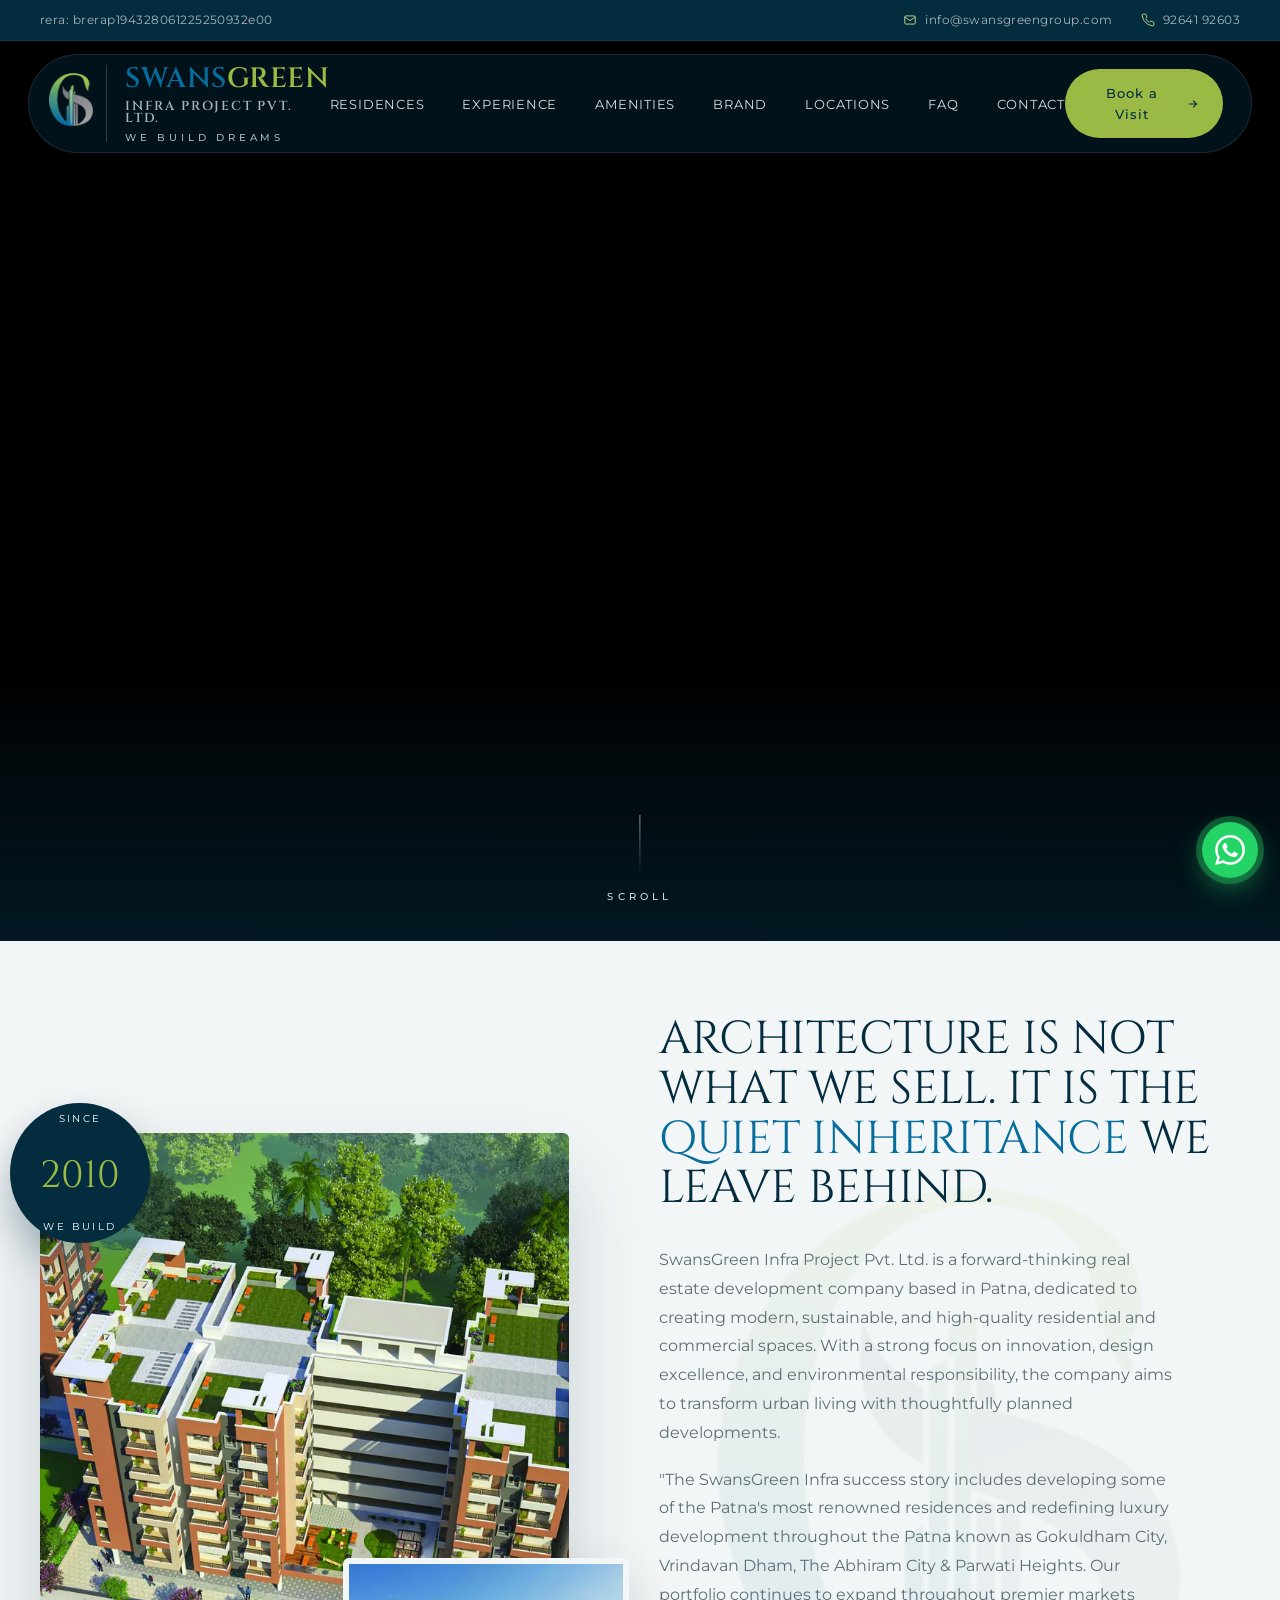
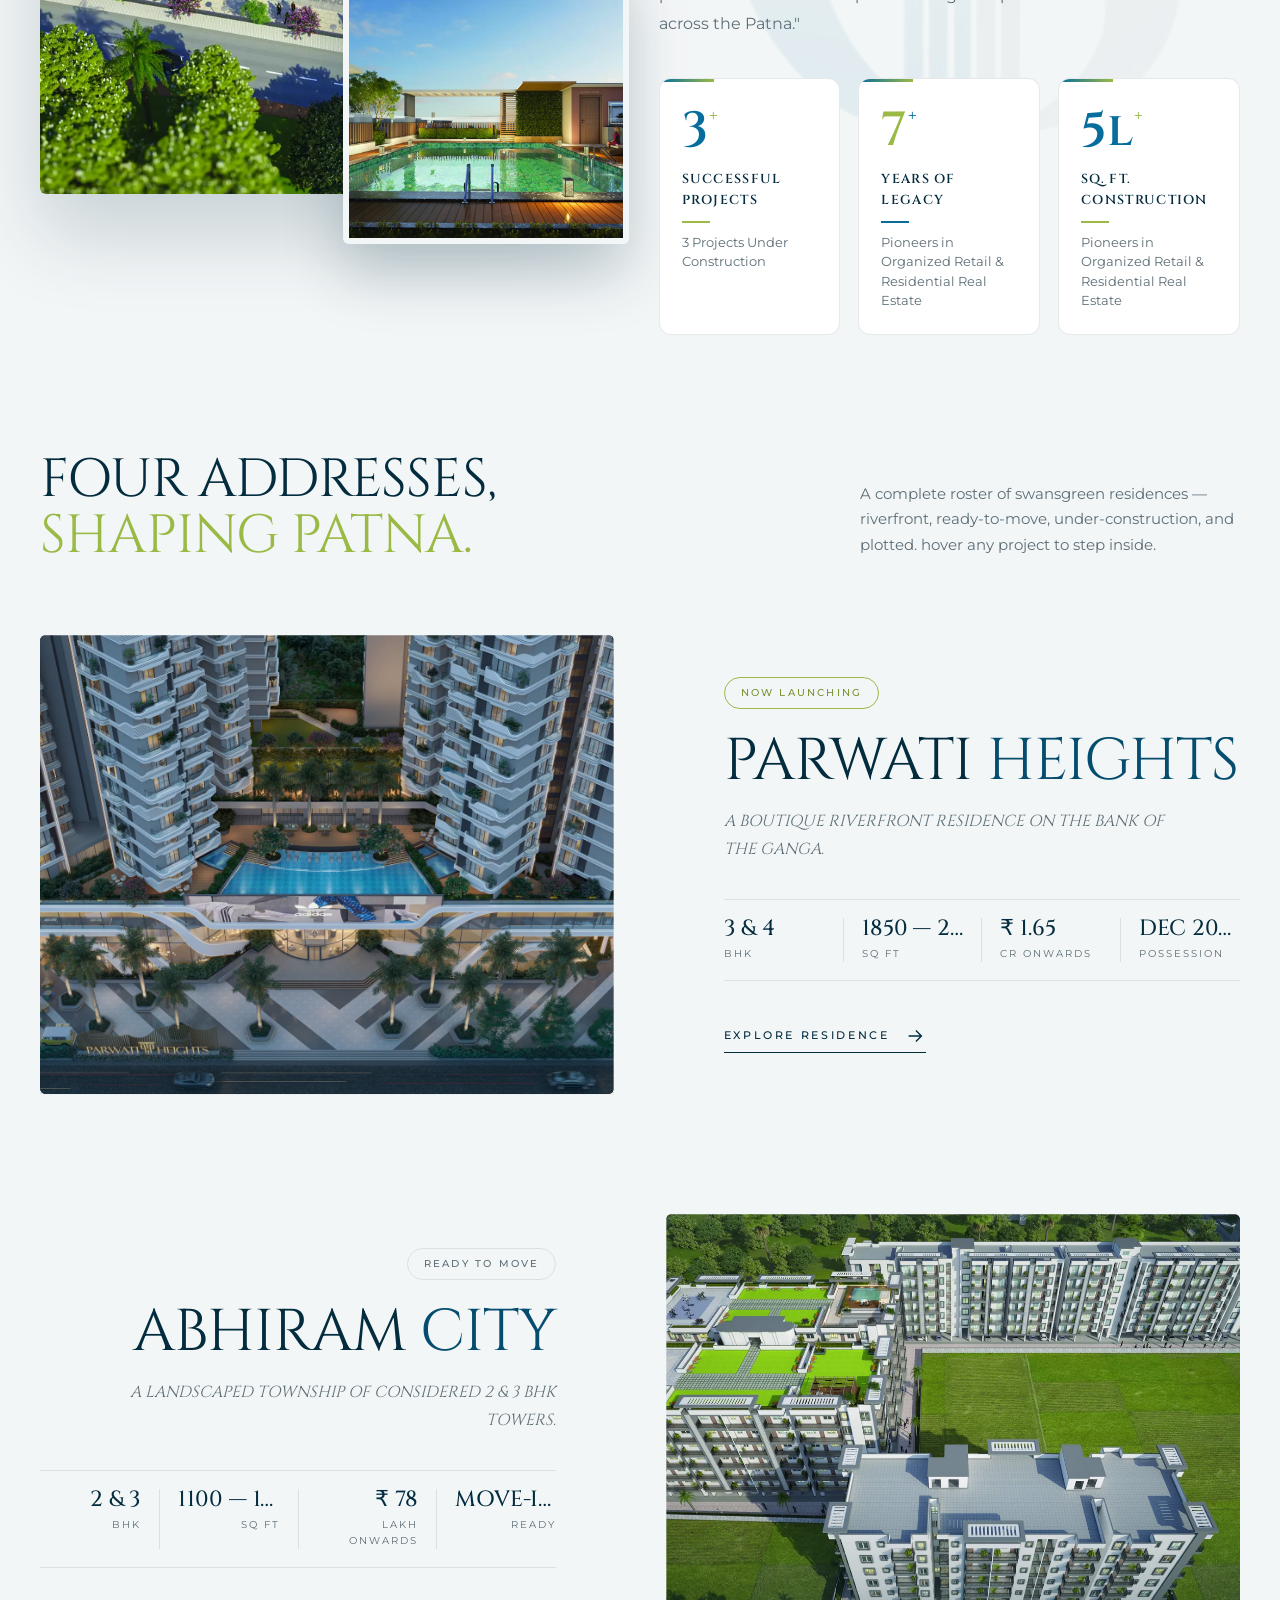
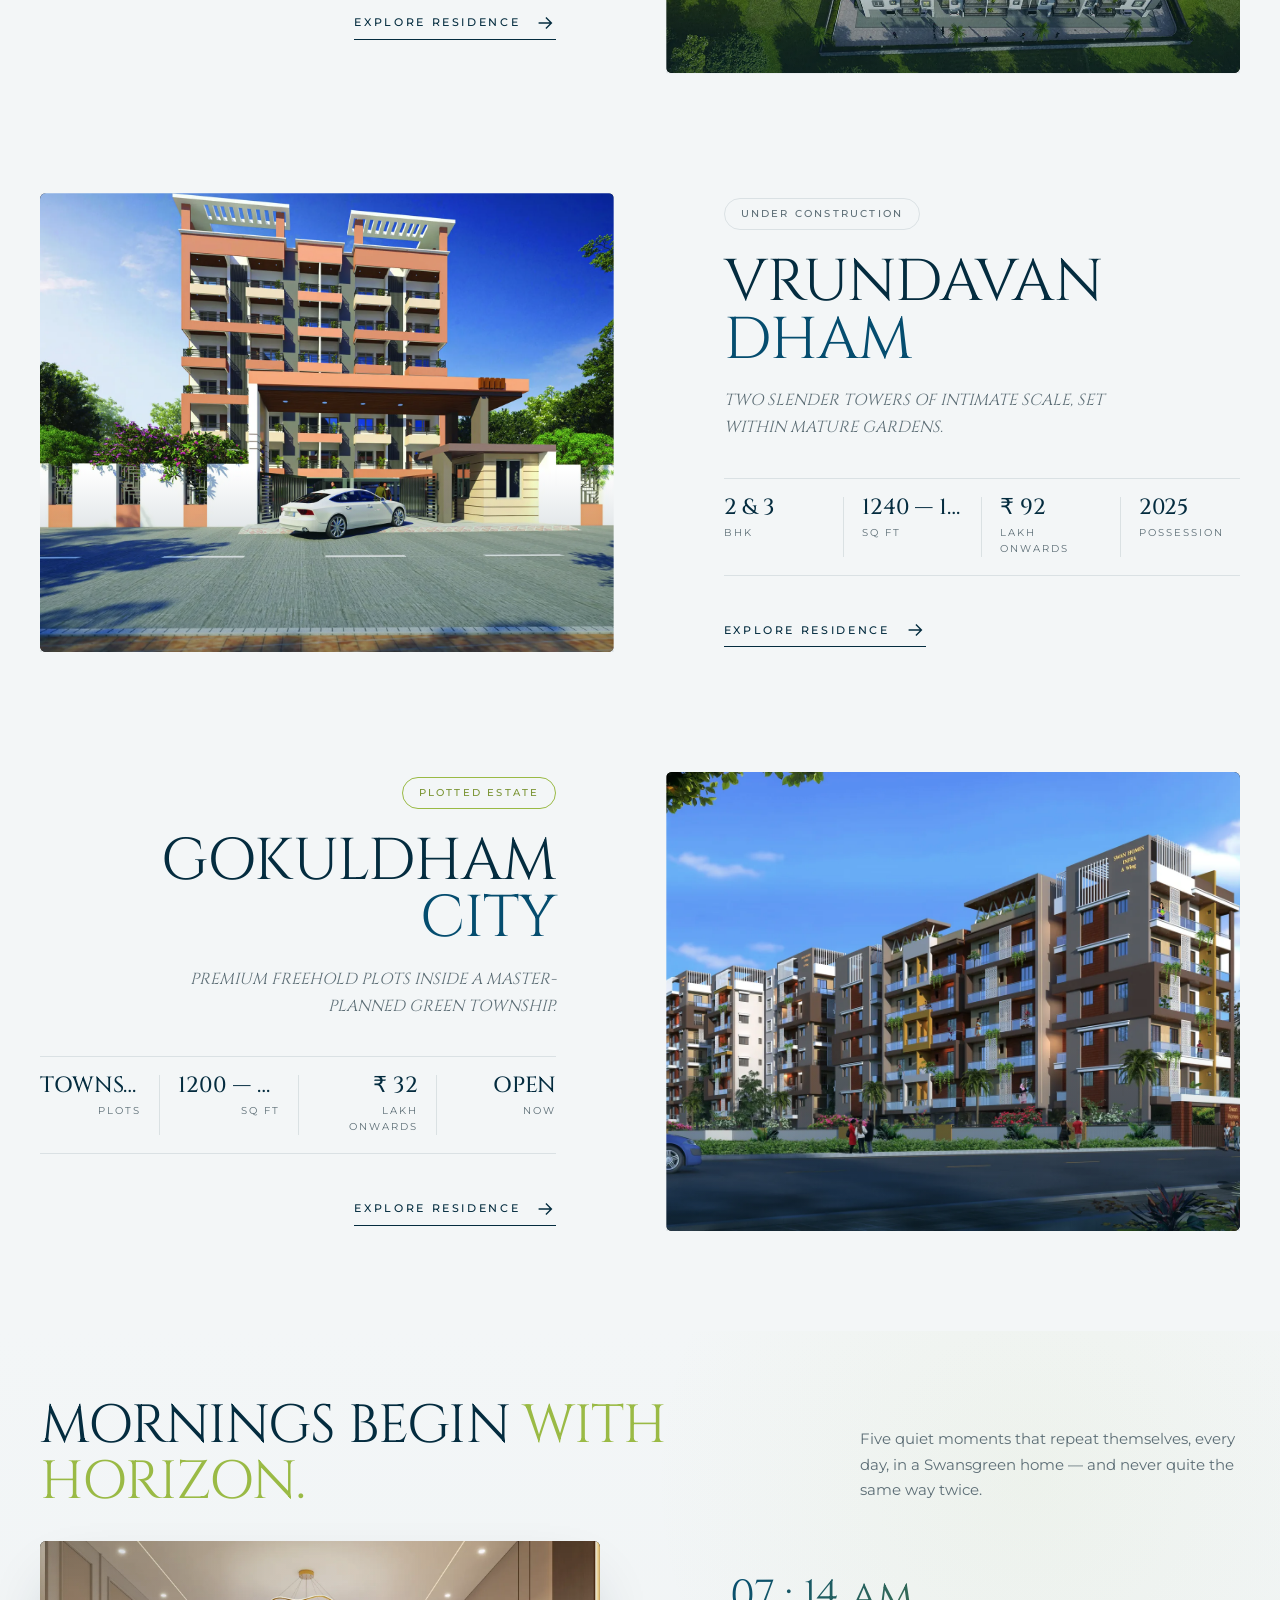
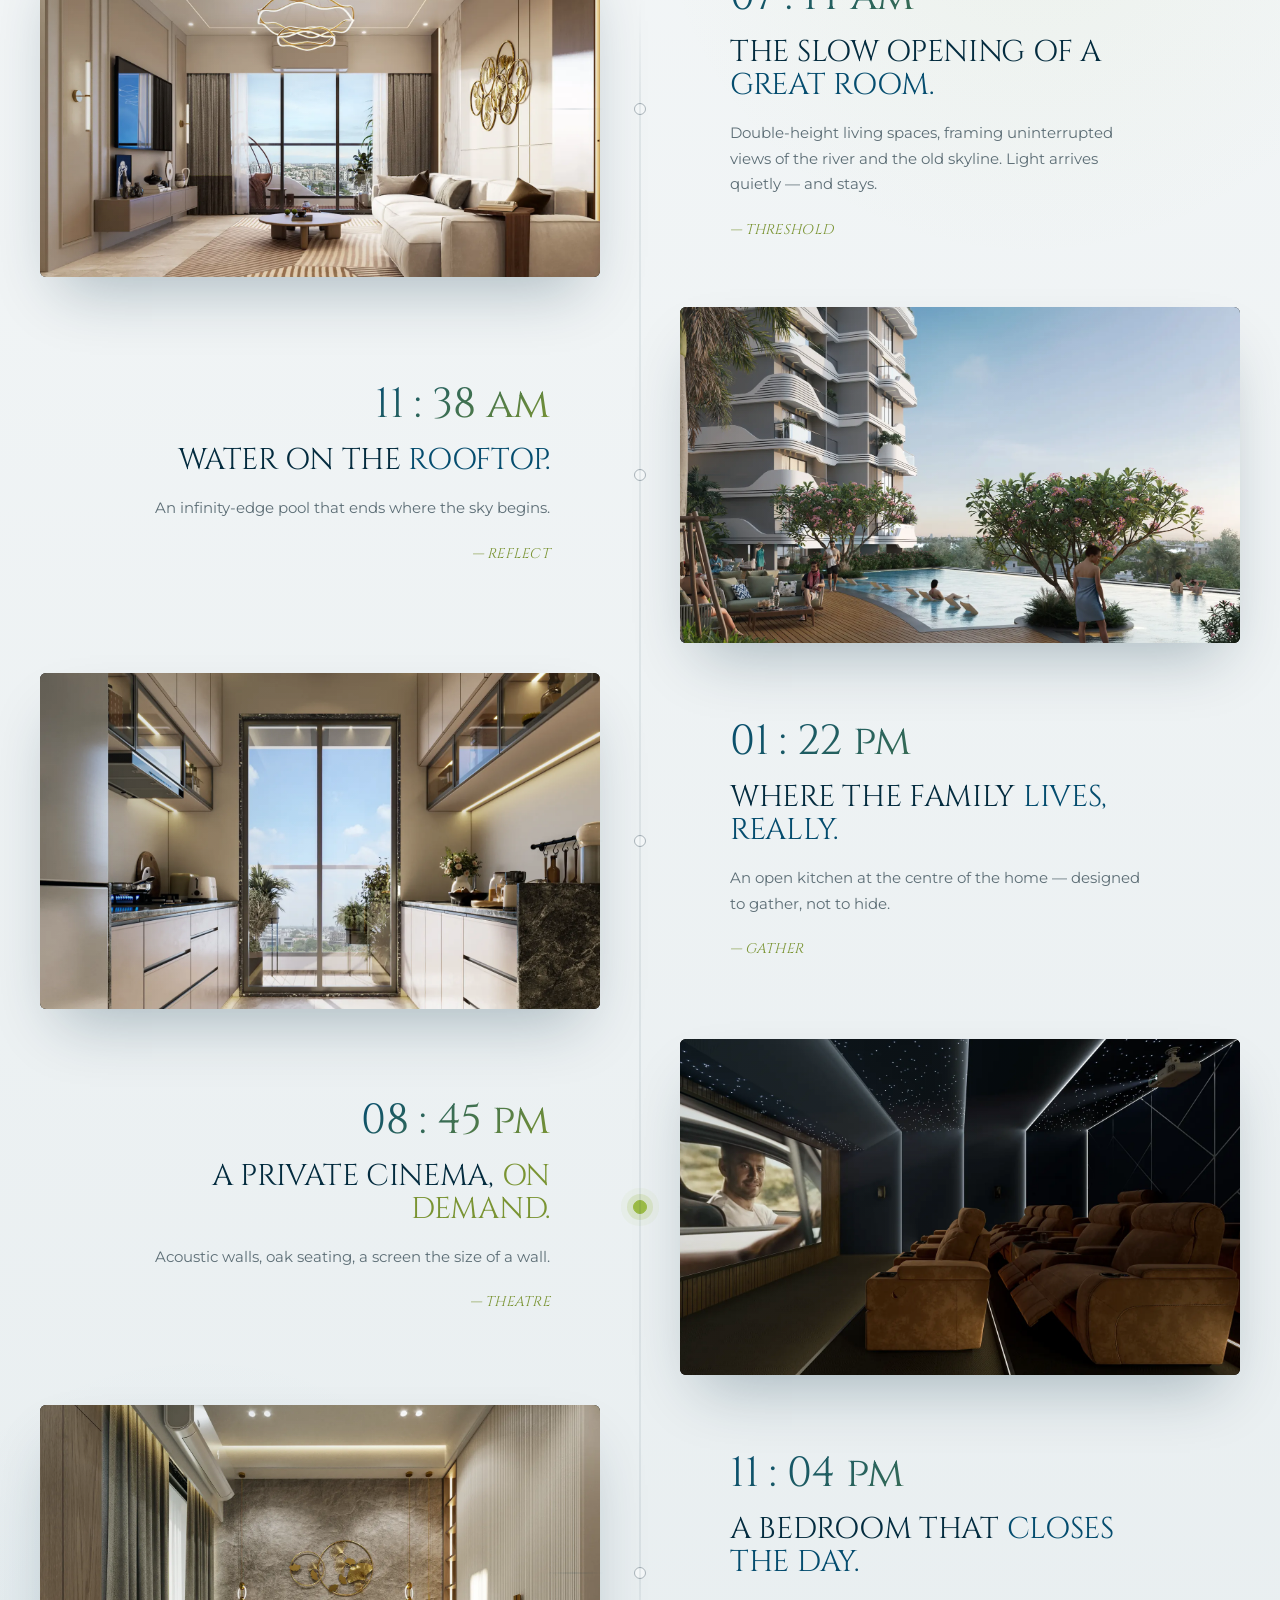
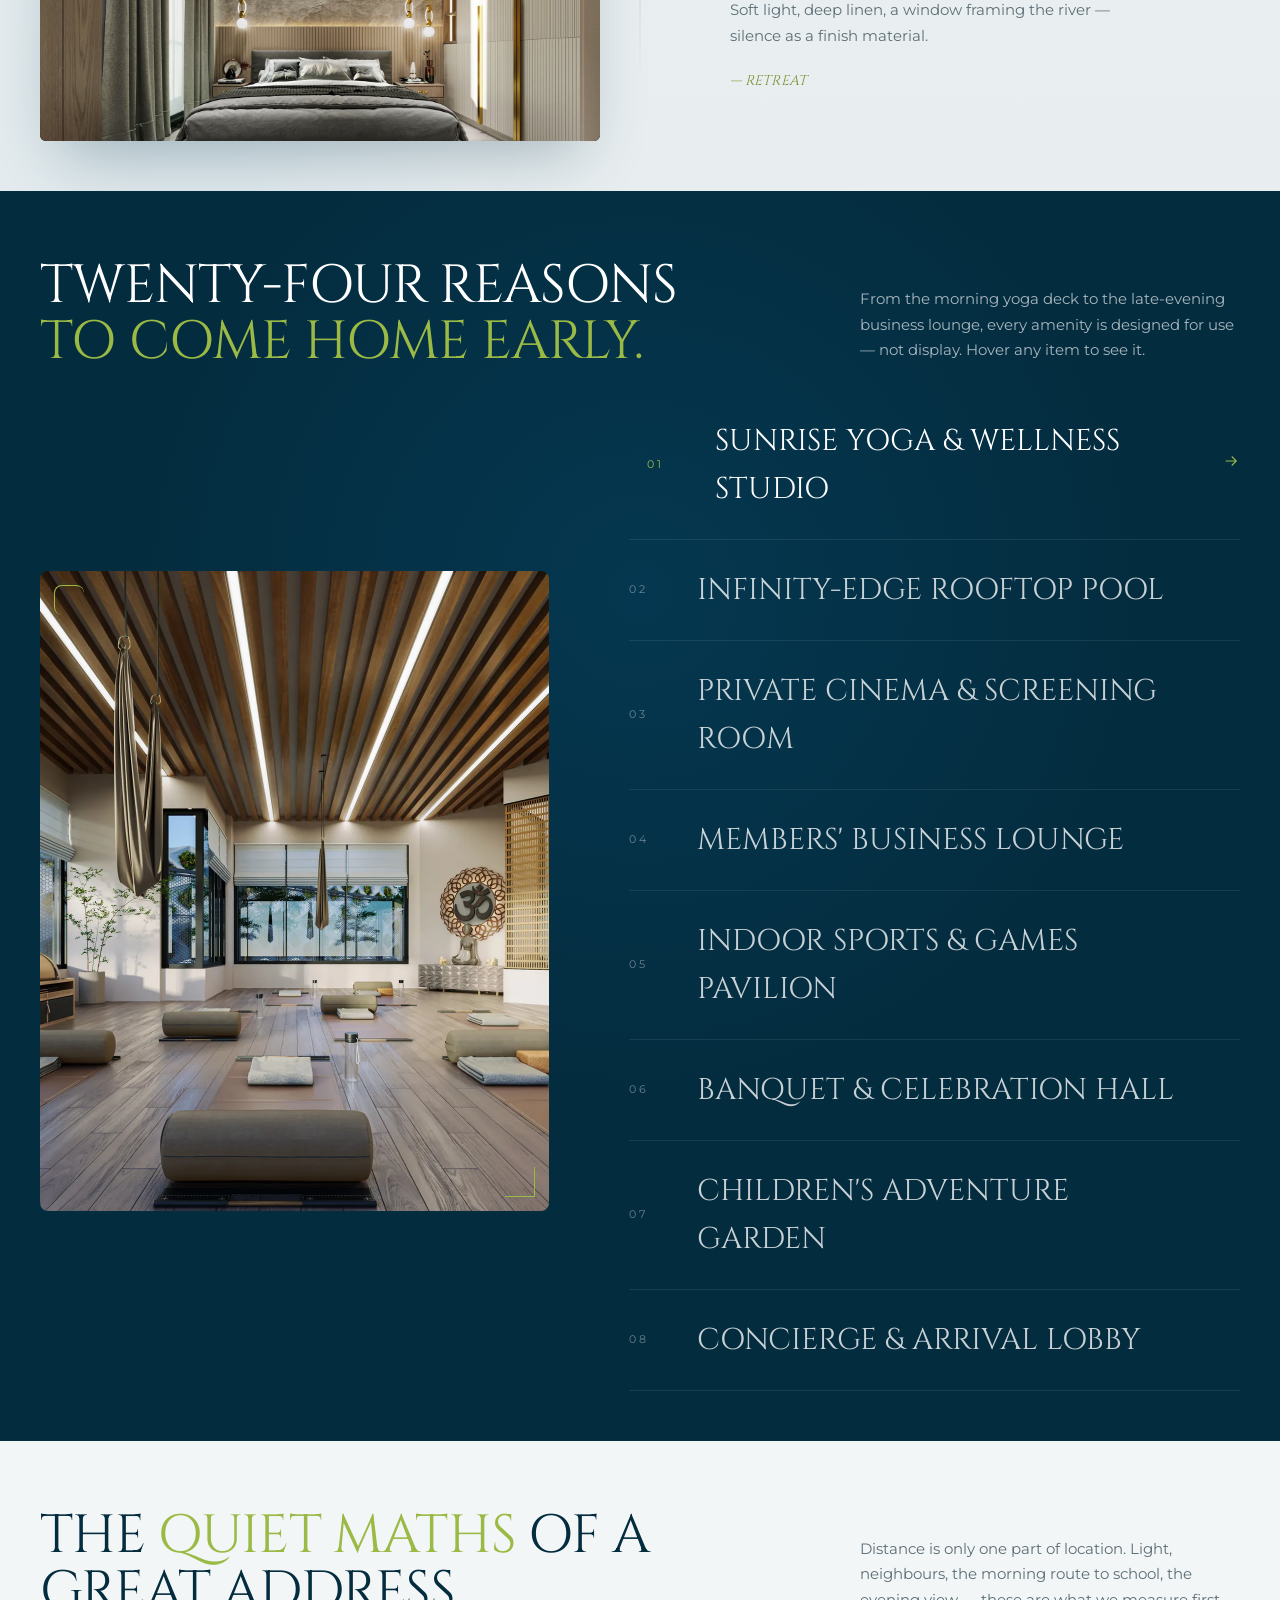
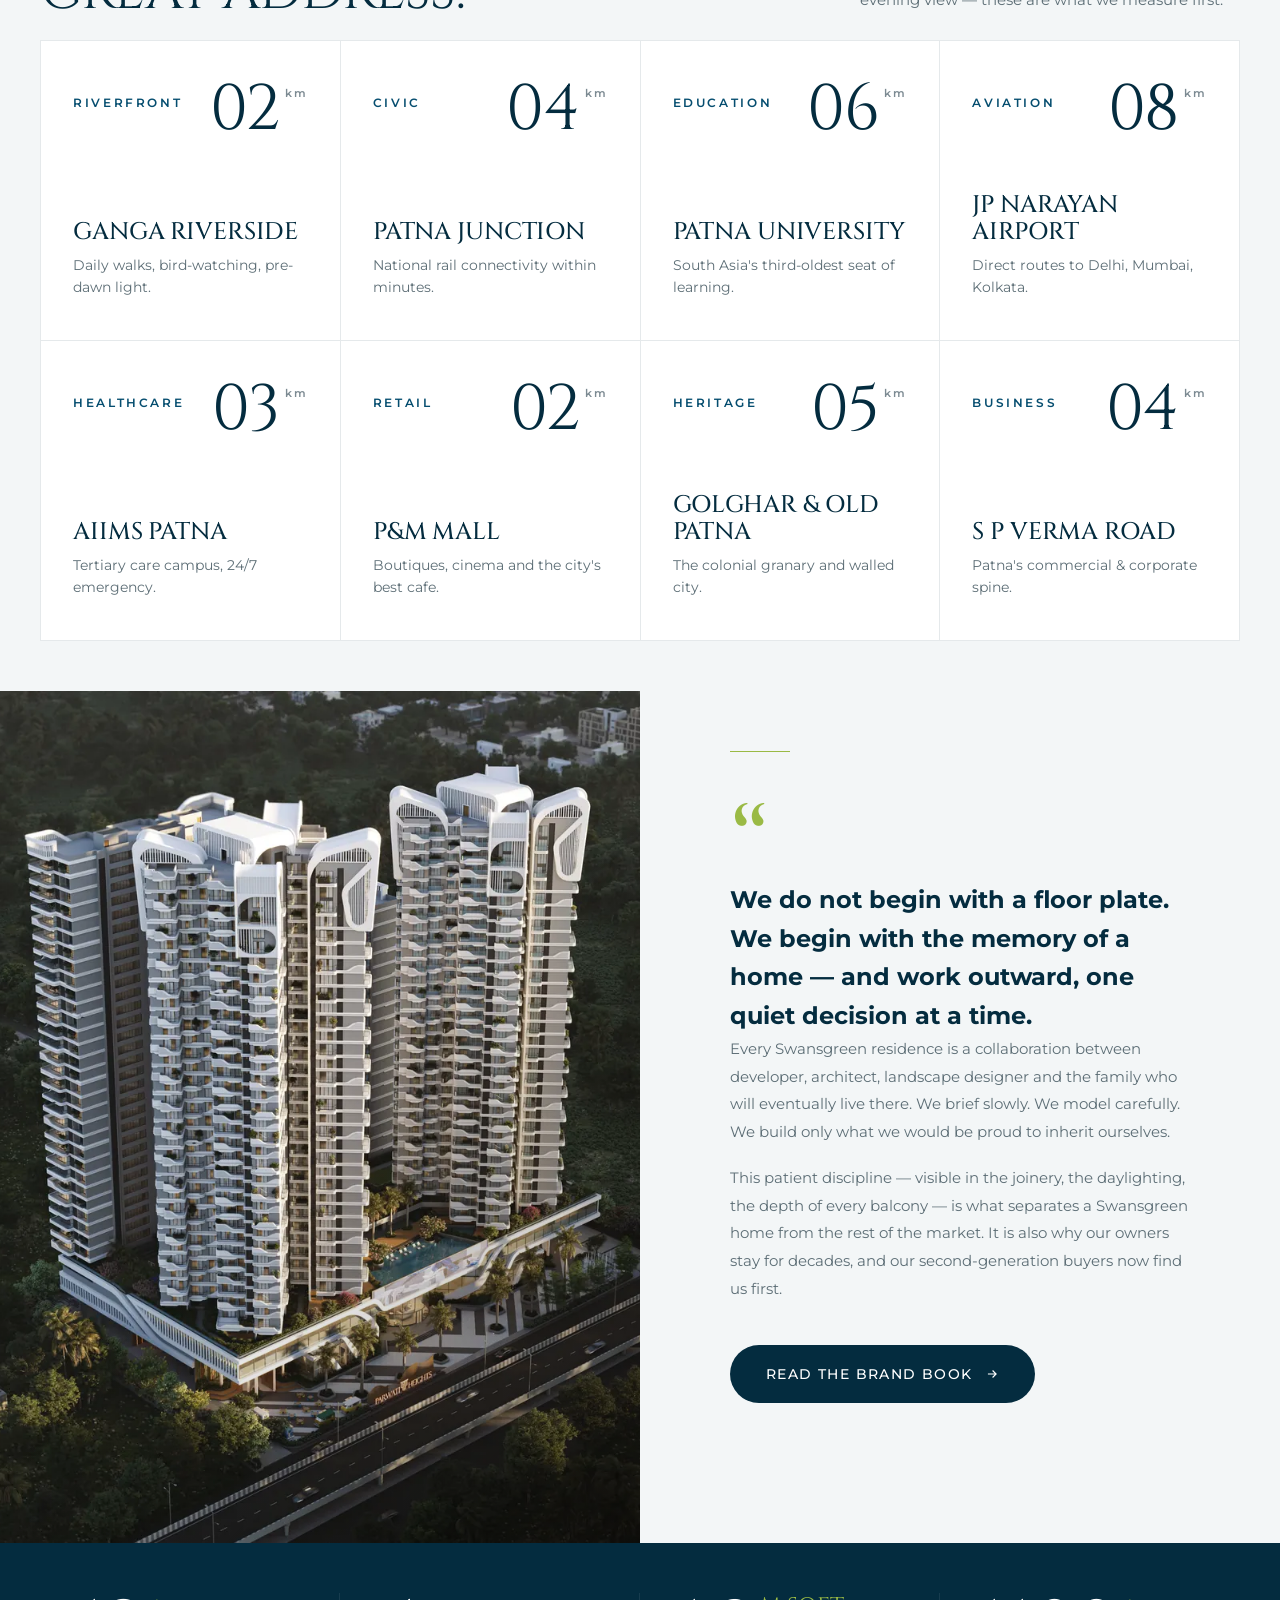
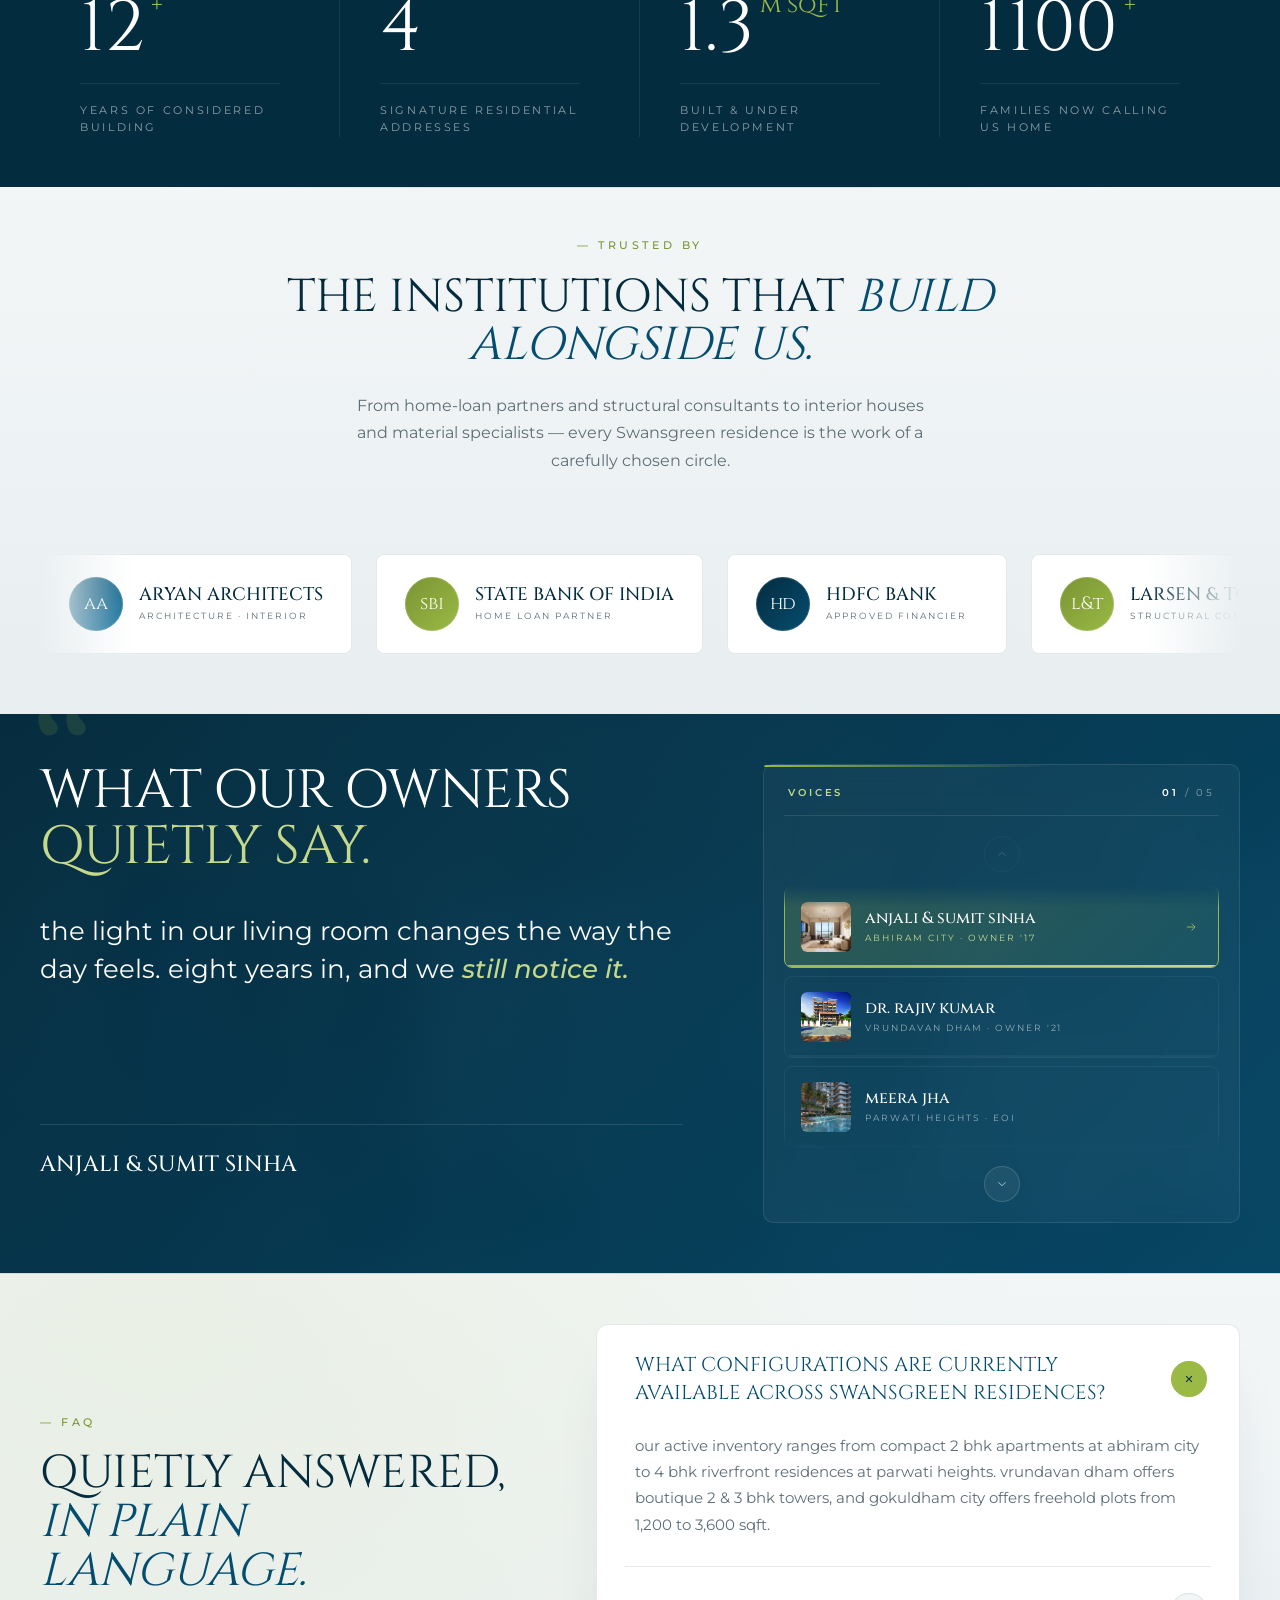
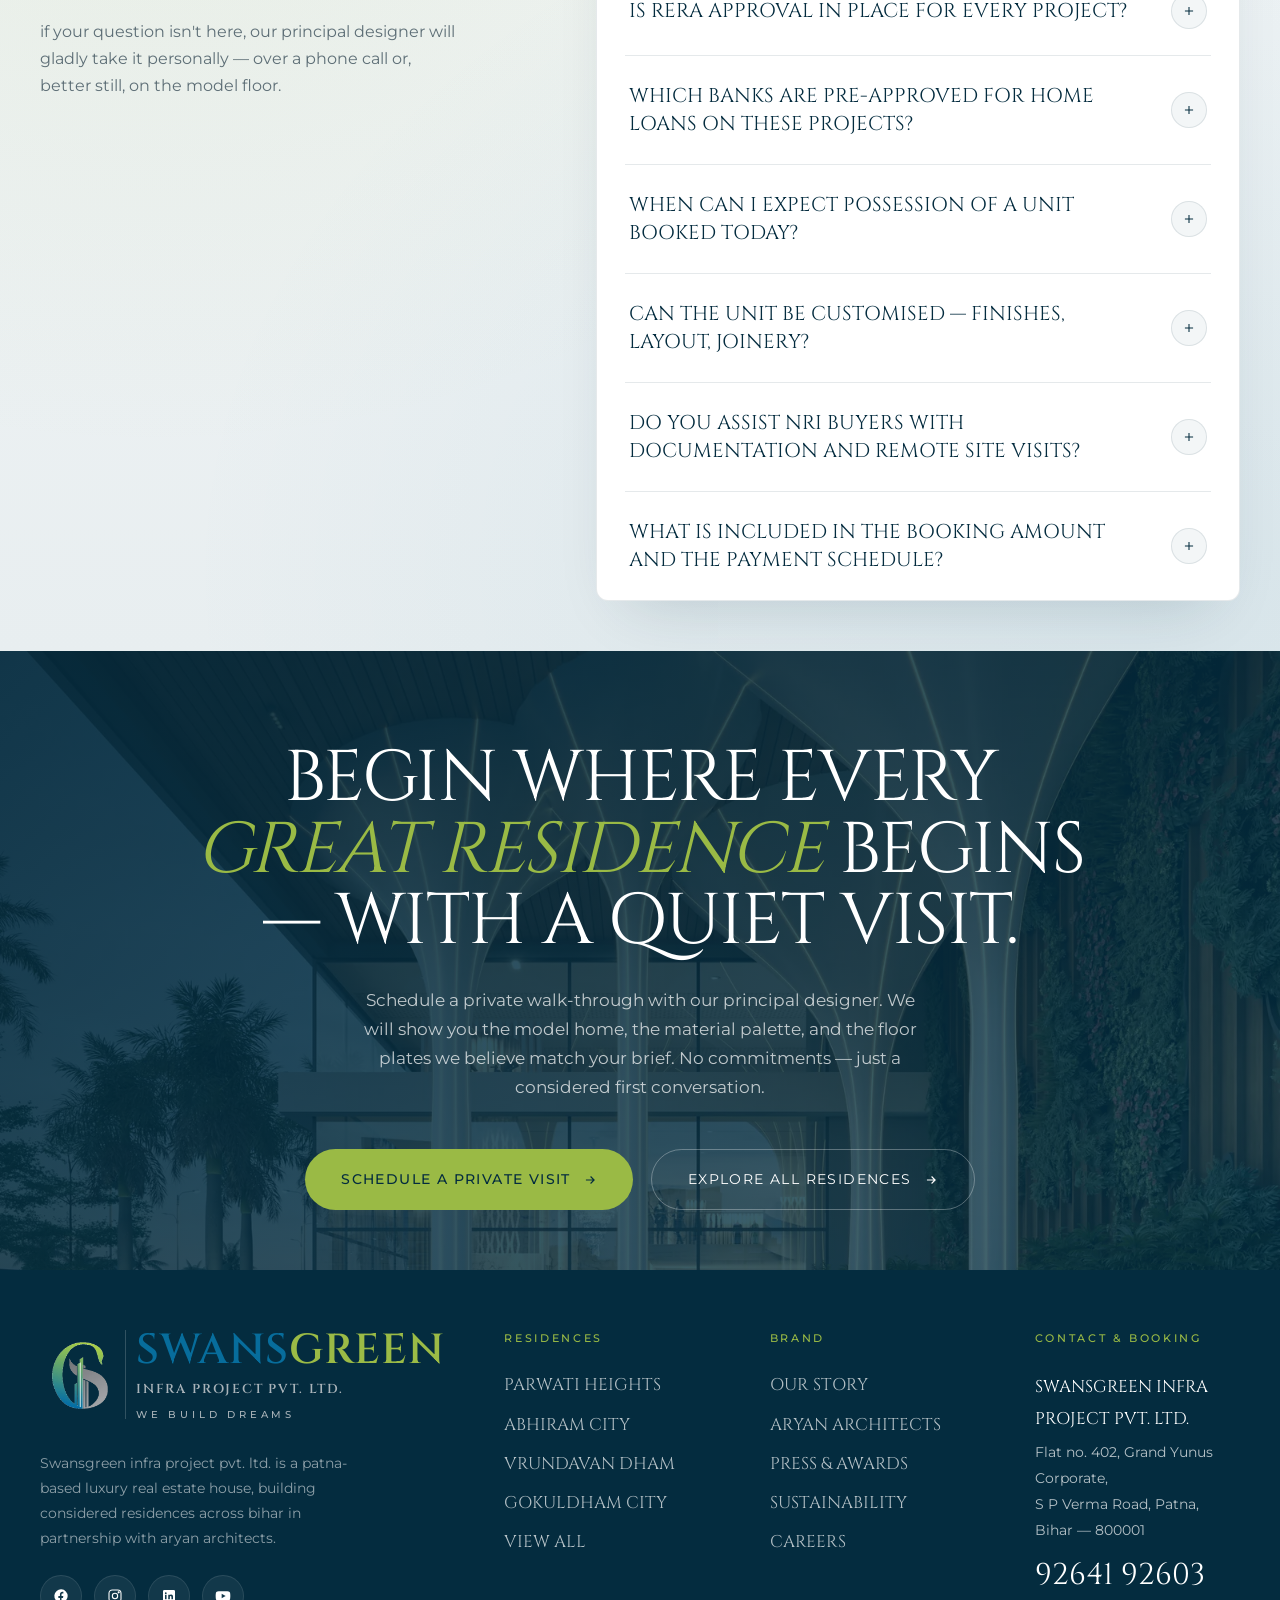
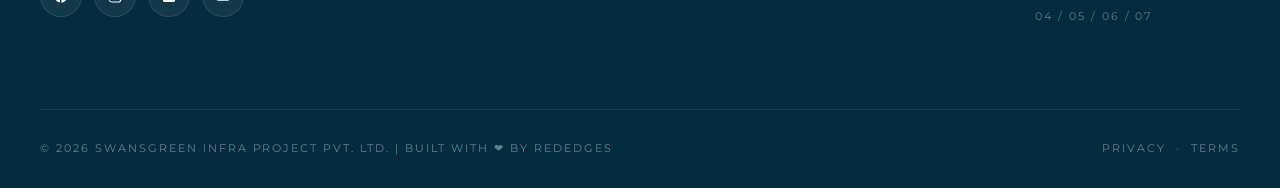
<file: index.html>
<!DOCTYPE html>
<html lang="en">
<head>
<meta charset="UTF-8">
<meta name="viewport" content="width=device-width,initial-scale=1">
<title>swansgreen infra — architecture of a considered life</title>
<meta name="description" content="Swansgreen Infra Project Pvt. Ltd. — luxury residences in Patna, Bihar. Abhiram City, Parwati Heights, Vrundavan Dham, Gokuldham City. We build dreams.">
<link rel="icon" href="assets/icon/favicon.ico" sizes="any">
<link rel="icon" type="image/png" sizes="32x32" href="assets/icon/favicon-32.png">
<link rel="icon" type="image/png" sizes="192x192" href="assets/icon/favicon-192.png">
<link rel="apple-touch-icon" href="assets/icon/apple-touch-icon.png">
<meta name="theme-color" content="#076d9c">

<!-- Critical preloads -->
<link rel="preload" as="video" href="https://www.ampli5.digital/hero.mp4" type="video/mp4">
<link rel="preload" as="image" href="assets/img/t-logo-256.webp">

<!-- Fonts (async, non-blocking) -->
<link rel="preconnect" href="https://fonts.googleapis.com">
<link rel="preconnect" href="https://fonts.gstatic.com" crossorigin>
<link rel="preload" href="https://fonts.googleapis.com/css2?family=Cinzel:wght@400;500;600;700&family=Montserrat:ital,wght@0,300;0,400;0,500;0,600;0,700;1,400&family=JetBrains+Mono:wght@400;500&display=swap" as="style" onload="this.rel='stylesheet'">
<noscript><link rel="stylesheet" href="https://fonts.googleapis.com/css2?family=Cinzel:wght@400;500;600;700&family=Montserrat:ital,wght@0,300;0,400;0,500;0,600;0,700;1,400&family=JetBrains+Mono:wght@400;500&display=swap"></noscript>

<link rel="stylesheet" href="assets/css/style.css">
</head>
<body>

<!-- ============================================================
     TOP STRIP
     ============================================================ -->
<div class="topstrip">
    <div class="container">
        <div class="topstrip-inner">
            <div class="topstrip-left">
                <span class="ts-rera">rera: brerap194328061225250932e00</span>
            </div>
            <div class="topstrip-right">
                <a href="mailto:info@swansgreengroup.com" class="ts-link">
                    <svg class="ts-ico" width="14" height="14" viewBox="0 0 24 24" fill="none" stroke="currentColor" stroke-width="1.6" aria-hidden="true"><rect x="3" y="5" width="18" height="14" rx="2"/><path d="m3 7 9 6 9-6"/></svg>
                    <span class="ts-text">info@swansgreengroup.com</span>
                </a>
                <a href="tel:+919264192603" class="ts-link">
                    <svg class="ts-ico" width="14" height="14" viewBox="0 0 24 24" fill="none" stroke="currentColor" stroke-width="1.6" aria-hidden="true"><path d="M22 16.92v3a2 2 0 0 1-2.18 2 19.79 19.79 0 0 1-8.63-3.07 19.5 19.5 0 0 1-6-6 19.79 19.79 0 0 1-3.07-8.67A2 2 0 0 1 4.11 2h3a2 2 0 0 1 2 1.72c.13.96.37 1.9.72 2.81a2 2 0 0 1-.45 2.11L8.09 9.91a16 16 0 0 0 6 6l1.27-1.27a2 2 0 0 1 2.11-.45c.91.35 1.85.59 2.81.72A2 2 0 0 1 22 16.92z"/></svg>
                    <span class="ts-text">92641 92603</span>
                </a>
            </div>
        </div>
    </div>
</div>

<!-- ============================================================
     NAV
     ============================================================ -->
<nav class="nav">
    <div class="nav-inner">
        <a href="index.html" class="brand">
            <span class="brand-mark"><img src="assets/img/t-logo-256.webp" alt="Swansgreen Infra" width="380" height="269"></span>
            <span class="brand-text">
                <span class="bt-name"><span class="bt-blue">swans</span><span class="bt-green">green</span></span>
                <span class="bt-sub">infra project pvt. ltd.</span>
                <span class="bt-tag">we build dreams</span>
            </span>
        </a>
        <ul class="nav-menu">
            <li class="nav-menu-brand" aria-hidden="true">
                <a href="index.html" class="brand brand-mobile">
                    <span class="brand-mark"><img src="assets/img/t-logo-256.webp" alt="Swansgreen Infra" width="380" height="269"></span>
                    <span class="brand-text">
                        <span class="bt-name"><span class="bt-blue">swans</span><span class="bt-green">green</span></span>
                        <span class="bt-sub">infra project pvt. ltd.</span>
                        <span class="bt-tag">— we build dreams</span>
                    </span>
                </a>
            </li>
            <li><a href="properties.html">residences</a></li>
            <li><a href="#experience">experience</a></li>
            <li><a href="#amenities">amenities</a></li>
            <li><a href="#story">brand</a></li>
            <li><a href="#locations">locations</a></li>
            <li><a href="#faq">faq</a></li>
            <li><a href="contact.html">contact</a></li>
            <li class="nav-menu-cta">
                <button type="button" class="btn-gold nav-menu-book" data-open-popup="visit">
                    Book a Visit
                    <svg width="14" height="14" viewBox="0 0 24 24" fill="none" stroke="currentColor" stroke-width="2"><path d="M5 12h14m-6-6 6 6-6 6"/></svg>
                </button>
            </li>
        </ul>
        <div class="nav-cta">
            <button type="button" class="btn-gold" data-open-popup="visit">
                Book a Visit
                <svg width="14" height="14" viewBox="0 0 24 24" fill="none" stroke="currentColor" stroke-width="2"><path d="M5 12h14m-6-6 6 6-6 6"/></svg>
            </button>
        </div>
        <button type="button" class="nav-toggle" aria-label="Open menu" aria-expanded="false">
            <span></span><span></span><span></span>
        </button>
    </div>
</nav>

<!-- ============================================================
     HERO — Full-screen cinematic, video lazy-loaded after paint
     ============================================================ -->
<section class="hero hero-video-only" aria-label="Swansgreen Infra cinematic">
    <video class="hero-video ready" autoplay muted loop playsinline preload="auto" src="https://www.ampli5.digital/hero.mp4"></video>
    <a href="#manifesto" class="hero-scroll" aria-label="Scroll to next section">
        <span class="hero-scroll-line"></span>
        <span class="hero-scroll-label">scroll</span>
    </a>
</section>

<!-- ============================================================
     MANIFESTO
     ============================================================ -->
<section class="manifesto" id="manifesto">
    <div class="container">
        <div class="manifesto-grid">
            <div class="manifesto-vis reveal">
                <div class="badge">SINCE<strong>2010</strong>WE BUILD</div>
                <div class="a"><img src="assets/img/vrundavan-aerial.webp" alt="Aerial study" loading="lazy" decoding="async"></div>
                <div class="b"><img src="assets/img/abhiram-pool.webp" alt="Pool on terrace" loading="lazy" decoding="async"></div>
            </div>
            <div class="manifesto-copy reveal">
                <h1>architecture is not what we sell. it is the <em>quiet inheritance</em> we leave behind.</h1>
                <p>SwansGreen Infra Project Pvt. Ltd. is a forward-thinking real estate development company based in Patna, dedicated to creating modern, sustainable, and high-quality residential and commercial spaces. With a strong focus on innovation, design excellence, and environmental responsibility, the company aims to transform urban living with thoughtfully planned developments.</p>
                <p>"The SwansGreen Infra success story includes developing some of the Patna's most renowned residences and redefining luxury development throughout the Patna known as Gokuldham City, Vrindavan Dham, The Abhiram City & Parwati Heights. Our portfolio continues to expand throughout premier markets across the Patna."</p>
                <div class="manifesto-stats">
                    <div class="s">
                        <div class="n"><span data-count="3">0</span><sup>+</sup></div>
                        <div class="l">successful projects</div>
                        <div class="d">3 Projects Under Construction</div>
                    </div>
                    <div class="s">
                        <div class="n"><span data-count="7">0</span><sup>+</sup></div>
                        <div class="l">years of legacy</div>
                        <div class="d">Pioneers in Organized Retail &amp; Residential Real Estate</div>
                    </div>
                    <div class="s">
                        <div class="n"><span data-count="5">0</span>l<sup>+</sup></div>
                        <div class="l">sq. ft. construction</div>
                        <div class="d">Pioneers in Organized Retail &amp; Residential Real Estate</div>
                    </div>
                </div>
            </div>
        </div>
    </div>
</section>

<!-- ============================================================
     ALL PROJECTS — Editorial Showcase
     ============================================================ -->
<section class="projects-showcase" id="projects">
    <div class="ps-bg-grid" aria-hidden="true"></div>
    <div class="container">
        <div class="section-head">
            <div class="left reveal">
                <h2>four addresses, <em>shaping patna.</em></h2>
            </div>
            <div class="right reveal">A complete roster of swansgreen residences — riverfront, ready-to-move, under-construction, and plotted. hover any project to step inside.</div>
        </div>

        <div class="ps-list">

            <a href="property-detail.html" class="ps-feature reveal" data-index="01">
                <div class="ps-visual">
                    <div class="ps-img-wrap">
                        <img src="assets/img/parwati-cam18.webp" alt="Parwati Heights" loading="lazy" decoding="async">
                        <span class="ps-img-corner ps-img-corner-tl"></span>
                        <span class="ps-img-corner ps-img-corner-br"></span>
                    </div>
                </div>
                <div class="ps-content">
                    <span class="ps-status ps-status-live">now launching</span>
                    <h2 class="ps-title">parwati <em>heights</em></h2>
                    <p class="ps-tag">a boutique riverfront residence on the bank of the ganga.</p>
                    <ul class="ps-stats">
                        <li><em>3 &amp; 4</em><span>bhk</span></li>
                        <li><em>1850 — 2980</em><span>sq ft</span></li>
                        <li><em>₹ 1.65</em><span>cr onwards</span></li>
                        <li><em>dec 2026</em><span>possession</span></li>
                    </ul>
                    <span class="ps-cta">
                        explore residence
                        <svg width="22" height="22" viewBox="0 0 24 24" fill="none" stroke="currentColor" stroke-width="1.5"><path d="M5 12h14m-6-6 6 6-6 6"/></svg>
                    </span>
                </div>
            </a>

            <a href="property-detail.html" class="ps-feature flip reveal" data-index="02">
                <div class="ps-visual">
                    <div class="ps-img-wrap">
                        <img src="assets/img/abhiram-aerial.webp" alt="Abhiram City" loading="lazy" decoding="async">
                        <span class="ps-img-corner ps-img-corner-tl"></span>
                        <span class="ps-img-corner ps-img-corner-br"></span>
                    </div>
                </div>
                <div class="ps-content">
                    <span class="ps-status">ready to move</span>
                    <h2 class="ps-title">abhiram <em>city</em></h2>
                    <p class="ps-tag">a landscaped township of considered 2 &amp; 3 bhk towers.</p>
                    <ul class="ps-stats">
                        <li><em>2 &amp; 3</em><span>bhk</span></li>
                        <li><em>1100 — 1480</em><span>sq ft</span></li>
                        <li><em>₹ 78</em><span>lakh onwards</span></li>
                        <li><em>move-in</em><span>ready</span></li>
                    </ul>
                    <span class="ps-cta">
                        explore residence
                        <svg width="22" height="22" viewBox="0 0 24 24" fill="none" stroke="currentColor" stroke-width="1.5"><path d="M5 12h14m-6-6 6 6-6 6"/></svg>
                    </span>
                </div>
            </a>

            <a href="property-detail.html" class="ps-feature reveal" data-index="03">
                <div class="ps-visual">
                    <div class="ps-img-wrap">
                        <img src="assets/img/vrundavan-front.webp" alt="Vrundavan Dham" loading="lazy" decoding="async">
                        <span class="ps-img-corner ps-img-corner-tl"></span>
                        <span class="ps-img-corner ps-img-corner-br"></span>
                    </div>
                </div>
                <div class="ps-content">
                    <span class="ps-status">under construction</span>
                    <h2 class="ps-title">vrundavan <em>dham</em></h2>
                    <p class="ps-tag">two slender towers of intimate scale, set within mature gardens.</p>
                    <ul class="ps-stats">
                        <li><em>2 &amp; 3</em><span>bhk</span></li>
                        <li><em>1240 — 1740</em><span>sq ft</span></li>
                        <li><em>₹ 92</em><span>lakh onwards</span></li>
                        <li><em>2025</em><span>possession</span></li>
                    </ul>
                    <span class="ps-cta">
                        explore residence
                        <svg width="22" height="22" viewBox="0 0 24 24" fill="none" stroke="currentColor" stroke-width="1.5"><path d="M5 12h14m-6-6 6 6-6 6"/></svg>
                    </span>
                </div>
            </a>

            <a href="property-detail.html" class="ps-feature flip reveal" data-index="04">
                <div class="ps-visual">
                    <div class="ps-img-wrap">
                        <img src="assets/img/gokuldham-layout.webp" alt="Gokuldham City" loading="lazy" decoding="async">
                        <span class="ps-img-corner ps-img-corner-tl"></span>
                        <span class="ps-img-corner ps-img-corner-br"></span>
                    </div>
                </div>
                <div class="ps-content">
                    <span class="ps-status ps-status-live">plotted estate</span>
                    <h2 class="ps-title">gokuldham <em>city</em></h2>
                    <p class="ps-tag">premium freehold plots inside a master-planned green township.</p>
                    <ul class="ps-stats">
                        <li><em>township</em><span>plots</span></li>
                        <li><em>1200 — 3600</em><span>sq ft</span></li>
                        <li><em>₹ 32</em><span>lakh onwards</span></li>
                        <li><em>open</em><span>now</span></li>
                    </ul>
                    <span class="ps-cta">
                        explore residence
                        <svg width="22" height="22" viewBox="0 0 24 24" fill="none" stroke="currentColor" stroke-width="1.5"><path d="M5 12h14m-6-6 6 6-6 6"/></svg>
                    </span>
                </div>
            </a>

        </div>
    </div>
</section>


<!-- ============================================================
     EXPERIENCE / LIFESTYLE — Cinematic Moments Reel
     ============================================================ -->
<section class="exp" id="experience">
    <div class="container">
        <div class="section-head">
            <div class="left reveal">
                <h2>mornings begin <em>with horizon.</em></h2>
            </div>
            <div class="right reveal">Five quiet moments that repeat themselves, every day, in a Swansgreen home — and never quite the same way twice.</div>
        </div>

        <div class="exp-reel reveal">

            <article class="exp-mt mt-1" data-mt="01">
                <div class="exp-mt-img">
                    <img src="assets/img/parwati-living.webp" alt="Living" loading="lazy" decoding="async">
                </div>
                <div class="exp-mt-body">
                    <span class="exp-mt-time">07 : 14 am</span>
                    <h3>the slow opening of a <em>great room.</em></h3>
                    <p>Double-height living spaces, framing uninterrupted views of the river and the old skyline. Light arrives quietly — and stays.</p>
                    <span class="exp-mt-tag">— threshold</span>
                </div>
            </article>

            <article class="exp-mt mt-2" data-mt="02">
                <div class="exp-mt-img">
                    <img src="assets/img/parwati-pool2.webp" alt="Pool" loading="lazy" decoding="async">
                </div>
                <div class="exp-mt-body">
                    <span class="exp-mt-time">11 : 38 am</span>
                    <h3>water on the <em>rooftop.</em></h3>
                    <p>An infinity-edge pool that ends where the sky begins.</p>
                    <span class="exp-mt-tag">— reflect</span>
                </div>
            </article>

            <article class="exp-mt mt-3" data-mt="03">
                <div class="exp-mt-img">
                    <img src="assets/img/parwati-kitchen.webp" alt="Kitchen" loading="lazy" decoding="async">
                </div>
                <div class="exp-mt-body">
                    <span class="exp-mt-time">01 : 22 pm</span>
                    <h3>where the family <em>lives, really.</em></h3>
                    <p>An open kitchen at the centre of the home — designed to gather, not to hide.</p>
                    <span class="exp-mt-tag">— gather</span>
                </div>
            </article>

            <article class="exp-mt mt-4" data-mt="04">
                <div class="exp-mt-img">
                    <img src="assets/img/parwati-cinema.webp" alt="Cinema" loading="lazy" decoding="async">
                </div>
                <div class="exp-mt-body">
                    <span class="exp-mt-time">08 : 45 pm</span>
                    <h3>a private cinema, <em>on demand.</em></h3>
                    <p>Acoustic walls, oak seating, a screen the size of a wall.</p>
                    <span class="exp-mt-tag">— theatre</span>
                </div>
            </article>

            <article class="exp-mt mt-5" data-mt="05">
                <div class="exp-mt-img">
                    <img src="assets/img/parwati-master.webp" alt="Master Bedroom" loading="lazy" decoding="async">
                </div>
                <div class="exp-mt-body">
                    <span class="exp-mt-time">11 : 04 pm</span>
                    <h3>a bedroom that <em>closes the day.</em></h3>
                    <p>Soft light, deep linen, a window framing the river — silence as a finish material.</p>
                    <span class="exp-mt-tag">— retreat</span>
                </div>
            </article>

        </div>
    </div>
</section>

<!-- ============================================================
     AMENITIES — visual storytelling
     ============================================================ -->
<section class="amenities" id="amenities">
    <div class="container">
        <div class="section-head">
            <div class="left reveal">
                <h2>twenty-four reasons <em>to come home early.</em></h2>
            </div>
            <div class="right reveal">From the morning yoga deck to the late-evening business lounge, every amenity is designed for use — not display. Hover any item to see it.</div>
        </div>

        <div class="am-stage">
            <div class="am-vis am-vis-corners reveal">
                <div class="slide active"><img src="assets/img/parwati-yoga.webp" alt="Yoga Studio" loading="lazy" decoding="async"></div>
                <div class="slide"><img src="assets/img/parwati-pool1.webp" alt="Pool" loading="lazy" decoding="async"></div>
                <div class="slide"><img src="assets/img/parwati-cinema.webp" alt="Cinema" loading="lazy" decoding="async"></div>
                <div class="slide"><img src="assets/img/parwati-business.webp" alt="Business" loading="lazy" decoding="async"></div>
                <div class="slide"><img src="assets/img/parwati-indoor.webp" alt="Indoor Games" loading="lazy" decoding="async"></div>
                <div class="slide"><img src="assets/img/parwati-banquet.webp" alt="Banquet" loading="lazy" decoding="async"></div>
                <div class="slide"><img src="assets/img/abhiram-play.webp" alt="Play" loading="lazy" decoding="async"></div>
                <div class="slide"><img src="assets/img/parwati-foyer.webp" alt="Foyer" loading="lazy" decoding="async"></div>
            </div>
            <ul class="am-list">
                <li class="am-item"><span class="am-num">01</span><span class="am-name">sunrise yoga &amp; wellness studio</span><span class="am-arrow"><svg width="18" height="18" viewBox="0 0 24 24" fill="none" stroke="currentColor" stroke-width="1.5"><path d="M5 12h14m-6-6 6 6-6 6"/></svg></span></li>
                <li class="am-item"><span class="am-num">02</span><span class="am-name">infinity-edge rooftop pool</span><span class="am-arrow"><svg width="18" height="18" viewBox="0 0 24 24" fill="none" stroke="currentColor" stroke-width="1.5"><path d="M5 12h14m-6-6 6 6-6 6"/></svg></span></li>
                <li class="am-item"><span class="am-num">03</span><span class="am-name">private cinema &amp; screening room</span><span class="am-arrow"><svg width="18" height="18" viewBox="0 0 24 24" fill="none" stroke="currentColor" stroke-width="1.5"><path d="M5 12h14m-6-6 6 6-6 6"/></svg></span></li>
                <li class="am-item"><span class="am-num">04</span><span class="am-name">members' business lounge</span><span class="am-arrow"><svg width="18" height="18" viewBox="0 0 24 24" fill="none" stroke="currentColor" stroke-width="1.5"><path d="M5 12h14m-6-6 6 6-6 6"/></svg></span></li>
                <li class="am-item"><span class="am-num">05</span><span class="am-name">indoor sports &amp; games pavilion</span><span class="am-arrow"><svg width="18" height="18" viewBox="0 0 24 24" fill="none" stroke="currentColor" stroke-width="1.5"><path d="M5 12h14m-6-6 6 6-6 6"/></svg></span></li>
                <li class="am-item"><span class="am-num">06</span><span class="am-name">banquet &amp; celebration hall</span><span class="am-arrow"><svg width="18" height="18" viewBox="0 0 24 24" fill="none" stroke="currentColor" stroke-width="1.5"><path d="M5 12h14m-6-6 6 6-6 6"/></svg></span></li>
                <li class="am-item"><span class="am-num">07</span><span class="am-name">children's adventure garden</span><span class="am-arrow"><svg width="18" height="18" viewBox="0 0 24 24" fill="none" stroke="currentColor" stroke-width="1.5"><path d="M5 12h14m-6-6 6 6-6 6"/></svg></span></li>
                <li class="am-item"><span class="am-num">08</span><span class="am-name">concierge &amp; arrival lobby</span><span class="am-arrow"><svg width="18" height="18" viewBox="0 0 24 24" fill="none" stroke="currentColor" stroke-width="1.5"><path d="M5 12h14m-6-6 6 6-6 6"/></svg></span></li>
            </ul>
            <div class="am-nav" aria-hidden="false">
                <button type="button" class="am-nav-arrow am-nav-prev" aria-label="Previous amenity">
                    <svg width="16" height="16" viewBox="0 0 24 24" fill="none" stroke="currentColor" stroke-width="1.6"><path d="M15 18l-6-6 6-6"/></svg>
                </button>
                <span class="am-nav-counter"><i class="am-nav-current">01</i> / 08</span>
                <button type="button" class="am-nav-arrow am-nav-next" aria-label="Next amenity">
                    <svg width="16" height="16" viewBox="0 0 24 24" fill="none" stroke="currentColor" stroke-width="1.6"><path d="M9 6l6 6-6 6"/></svg>
                </button>
            </div>
        </div>
    </div>
</section>

<!-- ============================================================
     LOCATIONS
     ============================================================ -->
<section class="locations" id="locations">
    <div class="container">
        <div class="section-head">
            <div class="left reveal">
                <h2>the <em>quiet maths</em> of a great address.</h2>
            </div>
            <div class="right reveal">Distance is only one part of location. Light, neighbours, the morning route to school, the evening view — these are what we measure first.</div>
        </div>

        <div class="loc-grid reveal">
            <div class="loc-card">
                <div class="lhead"><span>riverfront</span><div class="km">02<sup>km</sup></div></div>
                <div class="lbody"><h4>ganga riverside</h4><p>Daily walks, bird-watching, pre-dawn light.</p></div>
            </div>
            <div class="loc-card">
                <div class="lhead"><span>civic</span><div class="km">04<sup>km</sup></div></div>
                <div class="lbody"><h4>patna junction</h4><p>National rail connectivity within minutes.</p></div>
            </div>
            <div class="loc-card">
                <div class="lhead"><span>education</span><div class="km">06<sup>km</sup></div></div>
                <div class="lbody"><h4>patna university</h4><p>South Asia's third-oldest seat of learning.</p></div>
            </div>
            <div class="loc-card">
                <div class="lhead"><span>aviation</span><div class="km">08<sup>km</sup></div></div>
                <div class="lbody"><h4>jp narayan airport</h4><p>Direct routes to Delhi, Mumbai, Kolkata.</p></div>
            </div>
            <div class="loc-card">
                <div class="lhead"><span>healthcare</span><div class="km">03<sup>km</sup></div></div>
                <div class="lbody"><h4>aiims patna</h4><p>Tertiary care campus, 24/7 emergency.</p></div>
            </div>
            <div class="loc-card">
                <div class="lhead"><span>retail</span><div class="km">02<sup>km</sup></div></div>
                <div class="lbody"><h4>p&amp;m mall</h4><p>Boutiques, cinema and the city's best cafe.</p></div>
            </div>
            <div class="loc-card">
                <div class="lhead"><span>heritage</span><div class="km">05<sup>km</sup></div></div>
                <div class="lbody"><h4>golghar &amp; old patna</h4><p>The colonial granary and walled city.</p></div>
            </div>
            <div class="loc-card">
                <div class="lhead"><span>business</span><div class="km">04<sup>km</sup></div></div>
                <div class="lbody"><h4>s p verma road</h4><p>Patna's commercial & corporate spine.</p></div>
            </div>
        </div>
    </div>
</section>

<!-- ============================================================
     STORY / EDITORIAL
     ============================================================ -->
<section class="story" id="story">
    <div class="story-grid">
        <div class="story-vis">
            <img src="assets/img/parwati-cam24.webp" alt="Story" loading="lazy" decoding="async">
            
        </div>
        <div class="story-copy">
            <div class="reveal">
                <div class="quote-mark">&ldquo;</div>
                <h2>We do not begin with a floor plate. We begin with the memory of a home — and work outward, one quiet decision at a time.</h2>
                <p>Every Swansgreen residence is a collaboration between developer, architect, landscape designer and the family who will eventually live there. We brief slowly. We model carefully. We build only what we would be proud to inherit ourselves.</p>
                <p>This patient discipline — visible in the joinery, the daylighting, the depth of every balcony — is what separates a Swansgreen home from the rest of the market. It is also why our owners stay for decades, and our second-generation buyers now find us first.</p>
                <a href="#contact" class="btn-primary" style="margin-top:24px;background:var(--ink);color:#fff">
                    read the brand book
                    <svg width="14" height="14" viewBox="0 0 24 24" fill="none" stroke="currentColor" stroke-width="2"><path d="M5 12h14m-6-6 6 6-6 6"/></svg>
                </a>
            </div>
        </div>
    </div>
</section>

<!-- ============================================================
     NUMBERS
     ============================================================ -->
<section class="numbers">
    <div class="container">
        <div class="num-grid">
            <div class="n reveal"><div class="v"><span data-count="13">0</span><sup>+</sup></div><div class="l">years of considered building</div></div>
            <div class="n reveal"><div class="v"><span data-count="04">0</span></div><div class="l">signature residential addresses</div></div>
            <div class="n reveal"><div class="v"><span data-count="1.4">0</span><sup>m sqft</sup></div><div class="l">built &amp; under development</div></div>
            <div class="n reveal"><div class="v"><span data-count="1200">0</span><sup>+</sup></div><div class="l">families now calling us home</div></div>
        </div>
    </div>
</section>

<!-- ============================================================
     CLIENTS / PARTNERS — Continuous marquee
     ============================================================ -->
<section class="clients" id="partners" aria-label="Trusted partners">
    <div class="container">
        <div class="clients-head reveal">
            <span class="clients-eyebrow">— trusted by</span>
            <h2>the institutions that <em>build alongside us.</em></h2>
            <p>
            From home-loan partners and structural consultants to interior houses and material specialists — every Swansgreen residence is the work of a carefully chosen circle.</p>


        </div>

        <div class="clients-marquee reveal" aria-hidden="false">
            <div class="clients-track">
                <!-- Track A -->
                <div class="client-cell"><span class="client-mark">aa</span><span class="client-name">aryan architects</span><span class="client-role">architecture · interior</span></div>
                <div class="client-cell"><span class="client-mark">sbi</span><span class="client-name">state bank of india</span><span class="client-role">home loan partner</span></div>
                <div class="client-cell"><span class="client-mark">hd</span><span class="client-name">hdfc bank</span><span class="client-role">approved financier</span></div>
                <div class="client-cell"><span class="client-mark">l&amp;t</span><span class="client-name">larsen &amp; toubro</span><span class="client-role">structural consult</span></div>
                <div class="client-cell"><span class="client-mark">ici</span><span class="client-name">icici bank</span><span class="client-role">loan partner</span></div>
                <div class="client-cell"><span class="client-mark">ko</span><span class="client-name">kohler</span><span class="client-role">bath fittings</span></div>
                <div class="client-cell"><span class="client-mark">sc</span><span class="client-name">schindler</span><span class="client-role">lift systems</span></div>
                <div class="client-cell"><span class="client-mark">bo</span><span class="client-name">bosch</span><span class="client-role">kitchen appliances</span></div>
                <div class="client-cell"><span class="client-mark">js</span><span class="client-name">jaquar</span><span class="client-role">sanitaryware</span></div>
                <div class="client-cell"><span class="client-mark">pi</span><span class="client-name">pidilite</span><span class="client-role">waterproofing</span></div>
                <!-- Duplicate for seamless loop -->
                <div class="client-cell" aria-hidden="true"><span class="client-mark">aa</span><span class="client-name">aryan architects</span><span class="client-role">architecture · interior</span></div>
                <div class="client-cell" aria-hidden="true"><span class="client-mark">sbi</span><span class="client-name">state bank of india</span><span class="client-role">home loan partner</span></div>
                <div class="client-cell" aria-hidden="true"><span class="client-mark">hd</span><span class="client-name">hdfc bank</span><span class="client-role">approved financier</span></div>
                <div class="client-cell" aria-hidden="true"><span class="client-mark">l&amp;t</span><span class="client-name">larsen &amp; toubro</span><span class="client-role">structural consult</span></div>
                <div class="client-cell" aria-hidden="true"><span class="client-mark">ici</span><span class="client-name">icici bank</span><span class="client-role">loan partner</span></div>
                <div class="client-cell" aria-hidden="true"><span class="client-mark">ko</span><span class="client-name">kohler</span><span class="client-role">bath fittings</span></div>
                <div class="client-cell" aria-hidden="true"><span class="client-mark">sc</span><span class="client-name">schindler</span><span class="client-role">lift systems</span></div>
                <div class="client-cell" aria-hidden="true"><span class="client-mark">bo</span><span class="client-name">bosch</span><span class="client-role">kitchen appliances</span></div>
                <div class="client-cell" aria-hidden="true"><span class="client-mark">js</span><span class="client-name">jaquar</span><span class="client-role">sanitaryware</span></div>
                <div class="client-cell" aria-hidden="true"><span class="client-mark">pi</span><span class="client-name">pidilite</span><span class="client-role">waterproofing</span></div>
            </div>
        </div>
    </div>
</section>

<!-- ============================================================
     TESTIMONIALS — Editorial Stage with Cast Rail
     ============================================================ -->
<section class="vox">
    <div class="vox-bg" aria-hidden="true">
        <img class="vox-bg-img active" data-vox="1" src="assets/img/parwati-living.webp" alt="" loading="lazy" decoding="async">
        <img class="vox-bg-img" data-vox="2" src="assets/img/vrundavan-front.webp" alt="" loading="lazy" decoding="async">
        <img class="vox-bg-img" data-vox="3" src="assets/img/parwati-pool1.webp" alt="" loading="lazy" decoding="async">
        <img class="vox-bg-img" data-vox="4" src="assets/img/gokuldham-layout.webp" alt="" loading="lazy" decoding="async">
        <img class="vox-bg-img" data-vox="5" src="assets/img/abhiram-aerial.webp" alt="" loading="lazy" decoding="async">
    </div>

    <div class="container">
        <div class="vox-layout reveal">
            <!-- LEFT: Quote stage -->
            <div class="vox-stage">
                <h2 class="vox-heading">what our owners <em>quietly say.</em></h2>
                <span class="vox-qmark" aria-hidden="true">&ldquo;</span>
                <div class="vox-quotes">
                    <blockquote class="vox-q active" data-vox="1">the light in our living room changes the way the day feels. eight years in, and we <em>still notice it.</em></blockquote>
                    <blockquote class="vox-q" data-vox="2">aryan's detailing is the kind you only notice when you really look. <em>then it's everywhere.</em></blockquote>
                    <blockquote class="vox-q" data-vox="3">the terrace pool sold us. <em>the neighbourhood kept us.</em></blockquote>
                    <blockquote class="vox-q" data-vox="4">i bought the second flat for my parents. <em>they said yes before stepping inside.</em></blockquote>
                    <blockquote class="vox-q" data-vox="5">patna has many builders. few make houses you'd want to grow old in. swansgreen does — <em>and that is the only review that matters.</em></blockquote>
                </div>
                <div class="vox-meta">
                    <div class="vox-author">
                        <div class="vox-name active" data-vox="1">anjali &amp; sumit sinha</div>
                        <div class="vox-name" data-vox="2">dr. rajiv kumar</div>
                        <div class="vox-name" data-vox="3">meera jha</div>
                        <div class="vox-name" data-vox="4">vikram prasad</div>
                        <div class="vox-name" data-vox="5">ar. anand srivastava</div>
                    </div>
                </div>
                <div class="vox-mnav" aria-hidden="false">
                    <button type="button" class="vox-mnav-arrow vox-mnav-prev" aria-label="Previous voice">
                        <svg width="16" height="16" viewBox="0 0 24 24" fill="none" stroke="currentColor" stroke-width="1.6"><path d="M15 18l-6-6 6-6"/></svg>
                    </button>
                    <span class="vox-mnav-counter"><i class="vox-mnav-current">01</i> / 05</span>
                    <button type="button" class="vox-mnav-arrow vox-mnav-next" aria-label="Next voice">
                        <svg width="16" height="16" viewBox="0 0 24 24" fill="none" stroke="currentColor" stroke-width="1.6"><path d="M9 6l6 6-6 6"/></svg>
                    </button>
                </div>
            </div>

            <!-- RIGHT: Vertical slider list -->
            <div class="vox-cast">
                <div class="vox-cast-head">
                    <span>voices</span>
                    <span class="vox-counter"><i class="vox-counter-current">01</i> / 05</span>
                </div>
                <button type="button" class="vox-arrow vox-arrow-up" aria-label="Previous voice">
                    <svg width="14" height="14" viewBox="0 0 24 24" fill="none" stroke="currentColor" stroke-width="1.6"><path d="M6 15l6-6 6 6"/></svg>
                </button>
                <div class="vox-chip-track-wrap">
                    <div class="vox-chip-track">
                <button class="vox-chip active" data-vox="1" aria-label="Anjali & Sumit Sinha">
                    <span class="vox-chip-thumb"><img src="assets/img/thumb/parwati-living.webp" alt="" loading="lazy"></span>
                    <span class="vox-chip-text">
                        <span class="vox-chip-name">anjali &amp; sumit sinha</span>
                        <span class="vox-chip-loc">abhiram city · owner '17</span>
                    </span>
                    <span class="vox-chip-arrow"><svg width="14" height="14" viewBox="0 0 24 24" fill="none" stroke="currentColor" stroke-width="1.6"><path d="M5 12h14m-6-6 6 6-6 6"/></svg></span>
                    <span class="vox-chip-progress"><span></span></span>
                </button>
                <button class="vox-chip" data-vox="2" aria-label="Dr. Rajiv Kumar">
                    <span class="vox-chip-thumb"><img src="assets/img/thumb/vrundavan-front.webp" alt="" loading="lazy"></span>
                    <span class="vox-chip-text">
                        <span class="vox-chip-name">dr. rajiv kumar</span>
                        <span class="vox-chip-loc">vrundavan dham · owner '21</span>
                    </span>
                    <span class="vox-chip-arrow"><svg width="14" height="14" viewBox="0 0 24 24" fill="none" stroke="currentColor" stroke-width="1.6"><path d="M5 12h14m-6-6 6 6-6 6"/></svg></span>
                    <span class="vox-chip-progress"><span></span></span>
                </button>
                <button class="vox-chip" data-vox="3" aria-label="Meera Jha">
                    <span class="vox-chip-thumb"><img src="assets/img/thumb/parwati-pool1.webp" alt="" loading="lazy"></span>
                    <span class="vox-chip-text">
                        <span class="vox-chip-name">meera jha</span>
                        <span class="vox-chip-loc">parwati heights · eoi</span>
                    </span>
                    <span class="vox-chip-arrow"><svg width="14" height="14" viewBox="0 0 24 24" fill="none" stroke="currentColor" stroke-width="1.6"><path d="M5 12h14m-6-6 6 6-6 6"/></svg></span>
                    <span class="vox-chip-progress"><span></span></span>
                </button>
                <button class="vox-chip" data-vox="4" aria-label="Vikram Prasad">
                    <span class="vox-chip-thumb"><img src="assets/img/thumb/gokuldham-layout.webp" alt="" loading="lazy"></span>
                    <span class="vox-chip-text">
                        <span class="vox-chip-name">vikram prasad</span>
                        <span class="vox-chip-loc">gokuldham city · plot owner</span>
                    </span>
                    <span class="vox-chip-arrow"><svg width="14" height="14" viewBox="0 0 24 24" fill="none" stroke="currentColor" stroke-width="1.6"><path d="M5 12h14m-6-6 6 6-6 6"/></svg></span>
                    <span class="vox-chip-progress"><span></span></span>
                </button>
                <button class="vox-chip" data-vox="5" aria-label="Ar. Anand Srivastava">
                    <span class="vox-chip-thumb"><img src="assets/img/thumb/abhiram-aerial.webp" alt="" loading="lazy"></span>
                    <span class="vox-chip-text">
                        <span class="vox-chip-name">ar. anand srivastava</span>
                        <span class="vox-chip-loc">architect &amp; critic</span>
                    </span>
                    <span class="vox-chip-arrow"><svg width="14" height="14" viewBox="0 0 24 24" fill="none" stroke="currentColor" stroke-width="1.6"><path d="M5 12h14m-6-6 6 6-6 6"/></svg></span>
                    <span class="vox-chip-progress"><span></span></span>
                </button>
                    </div>
                </div>
                <button type="button" class="vox-arrow vox-arrow-down" aria-label="Next voice">
                    <svg width="14" height="14" viewBox="0 0 24 24" fill="none" stroke="currentColor" stroke-width="1.6"><path d="M6 9l6 6 6-6"/></svg>
                </button>
            </div>
        </div>
    </div>
</section>

<!-- ============================================================
     FAQ
     ============================================================ -->
<section class="faq" id="faq" aria-label="Frequently asked questions">
    <div class="faq-bg" aria-hidden="true"></div>
    <div class="container">
        <div class="faq-grid">
            <div class="faq-head reveal">
                <span class="faq-eyebrow">— faq</span>
                <h2>quietly answered, <em>in plain language.</em></h2>
                <p>if your question isn't here, our principal designer will gladly take it personally — over a phone call or, better still, on the model floor.</p>
            </div>

            <div class="faq-list reveal">
                <details class="faq-item" open>
                    <summary>
                        <h3 class="faq-q">what configurations are currently available across swansgreen residences?</h3>
                        <span class="faq-icon" aria-hidden="true"><svg width="14" height="14" viewBox="0 0 24 24" fill="none" stroke="currentColor" stroke-width="1.8"><path d="M12 5v14M5 12h14"/></svg></span>
                    </summary>
                    <div class="faq-a">
                        <p>our active inventory ranges from compact 2 bhk apartments at abhiram city to 4 bhk riverfront residences at parwati heights. vrundavan dham offers boutique 2 &amp; 3 bhk towers, and gokuldham city offers freehold plots from 1,200 to 3,600 sqft.</p>
                    </div>
                </details>

                <details class="faq-item">
                    <summary>
                        <h3 class="faq-q">is rera approval in place for every project?</h3>
                        <span class="faq-icon" aria-hidden="true"><svg width="14" height="14" viewBox="0 0 24 24" fill="none" stroke="currentColor" stroke-width="1.8"><path d="M12 5v14M5 12h14"/></svg></span>
                    </summary>
                    <div class="faq-a">
                        <p>yes. every swansgreen residence is fully rera-registered. our umbrella registration number is <strong>brerap194328061225250932e00</strong>, and project-specific registration is shared with you at booking and visible on every brochure.</p>
                    </div>
                </details>

                <details class="faq-item">
                    <summary>
                        <h3 class="faq-q">which banks are pre-approved for home loans on these projects?</h3>
                        <span class="faq-icon" aria-hidden="true"><svg width="14" height="14" viewBox="0 0 24 24" fill="none" stroke="currentColor" stroke-width="1.8"><path d="M12 5v14M5 12h14"/></svg></span>
                    </summary>
                    <div class="faq-a">
                        <p>sbi, hdfc, icici, axis, lic housing finance and pnb housing have all approved one or more of our residences. our booking desk can introduce you to a relationship manager and walk you through indicative emis.</p>
                    </div>
                </details>

                <details class="faq-item">
                    <summary>
                        <h3 class="faq-q">when can i expect possession of a unit booked today?</h3>
                        <span class="faq-icon" aria-hidden="true"><svg width="14" height="14" viewBox="0 0 24 24" fill="none" stroke="currentColor" stroke-width="1.8"><path d="M12 5v14M5 12h14"/></svg></span>
                    </summary>
                    <div class="faq-a">
                        <p>abhiram city is move-in ready today. vrundavan dham hands over from late 2025. parwati heights has a committed possession of december 2026. each timeline is contractually backed by our rera filing.</p>
                    </div>
                </details>

                <details class="faq-item">
                    <summary>
                        <h3 class="faq-q">can the unit be customised — finishes, layout, joinery?</h3>
                        <span class="faq-icon" aria-hidden="true"><svg width="14" height="14" viewBox="0 0 24 24" fill="none" stroke="currentColor" stroke-width="1.8"><path d="M12 5v14M5 12h14"/></svg></span>
                    </summary>
                    <div class="faq-a">
                        <p>within structural limits, yes. if you book before the slab on your floor is cast, our principal designer can rework non-load-bearing walls, change the bath layout, switch your wood palette, or upgrade specific finishes. customisation requests are best raised at booking.</p>
                    </div>
                </details>

                <details class="faq-item">
                    <summary>
                        <h3 class="faq-q">do you assist nri buyers with documentation and remote site visits?</h3>
                        <span class="faq-icon" aria-hidden="true"><svg width="14" height="14" viewBox="0 0 24 24" fill="none" stroke="currentColor" stroke-width="1.8"><path d="M12 5v14M5 12h14"/></svg></span>
                    </summary>
                    <div class="faq-a">
                        <p>yes — we routinely close nri bookings end-to-end. we arrange poa-based documentation, video walk-throughs of the model home, and curated site visits when you are in town. payments accept nre / nro routing through our partner banks.</p>
                    </div>
                </details>

                <details class="faq-item">
                    <summary>
                        <h3 class="faq-q">what is included in the booking amount and the payment schedule?</h3>
                        <span class="faq-icon" aria-hidden="true"><svg width="14" height="14" viewBox="0 0 24 24" fill="none" stroke="currentColor" stroke-width="1.8"><path d="M12 5v14M5 12h14"/></svg></span>
                    </summary>
                    <div class="faq-a">
                        <p>booking is a non-refundable token of 5% of the agreement value. subsequent payments follow a construction-linked plan defined per project. there are no hidden charges — registration, gst and statutory dues are itemised upfront in the cost sheet shared at booking.</p>
                    </div>
                </details>
            </div>
        </div>
    </div>
</section>

<!-- ============================================================
     CTA
     ============================================================ -->
<section class="cta-section" id="contact">
    <div class="cta-bg">
        <img src="assets/img/parwati-cam14.webp" alt="" loading="lazy" decoding="async">
    </div>
    <div class="container-tight">
        <div class="cta-inner reveal">
            <h2>begin where every <em>great residence</em> begins — with a quiet visit.</h2>
            <p>Schedule a private walk-through with our principal designer. We will show you the model home, the material palette, and the floor plates we believe match your brief. No commitments — just a considered first conversation.</p>
            <div class="cta-actions">
                <button type="button" class="btn-primary" data-open-popup="visit">
                    schedule a private visit
                    <svg width="14" height="14" viewBox="0 0 24 24" fill="none" stroke="currentColor" stroke-width="2"><path d="M5 12h14m-6-6 6 6-6 6"/></svg>
                </button>
                <a href="properties.html" class="btn-outline">
                    explore all residences
                    <svg width="14" height="14" viewBox="0 0 24 24" fill="none" stroke="currentColor" stroke-width="2"><path d="M5 12h14m-6-6 6 6-6 6"/></svg>
                </a>
            </div>
        </div>
    </div>
</section>

<!-- ============================================================
     FOOTER
     ============================================================ -->
<footer>
    <div class="container">
        <div class="foot-top">
            <div class="foot-brand">
                <a href="index.html" class="brand">
                    <span class="brand-mark"><img src="assets/img/t-logo-256.webp" alt="Swansgreen Infra" loading="lazy" decoding="async" width="380" height="269"></span>
                    <span class="brand-text">
                        <span class="bt-name"><span class="bt-blue">swans</span><span class="bt-green">green</span></span>
                        <span class="bt-sub">infra project pvt. ltd.</span>
                        <span class="bt-tag">we build dreams</span>
                    </span>
                </a>
                <p>Swansgreen infra project pvt. ltd. is a patna-based luxury real estate house, building considered residences across bihar in partnership with aryan architects.</p>
                <div class="socials">
                    <a href="#" aria-label="Facebook"><svg width="16" height="16" viewBox="0 0 24 24" fill="currentColor"><path d="M22 12a10 10 0 1 0-11.55 9.88v-7H8v-3h2.45V9.42c0-2.42 1.45-3.76 3.66-3.76.71 0 1.45.13 1.45.13v2.4h-1.22c-1.21 0-1.59.75-1.59 1.52V12h2.7l-.43 3h-2.27v7A10 10 0 0 0 22 12z"/></svg></a>
                    <a href="#" aria-label="Instagram"><svg width="16" height="16" viewBox="0 0 24 24" fill="none" stroke="currentColor" stroke-width="1.6"><rect x="3" y="3" width="18" height="18" rx="5"/><circle cx="12" cy="12" r="4"/><circle cx="17.5" cy="6.5" r=".8" fill="currentColor"/></svg></a>
                    <a href="#" aria-label="LinkedIn"><svg width="16" height="16" viewBox="0 0 24 24" fill="currentColor"><path d="M19 3H5a2 2 0 0 0-2 2v14a2 2 0 0 0 2 2h14a2 2 0 0 0 2-2V5a2 2 0 0 0-2-2zM8.34 17H6V10h2.34zM7.17 9.07a1.36 1.36 0 1 1 0-2.72 1.36 1.36 0 0 1 0 2.72zM18 17h-2.34v-3.4c0-.92-.36-1.55-1.18-1.55-.62 0-.99.42-1.16.83-.06.15-.07.36-.07.57V17H10.9s.03-6.18 0-7h2.34v.99c.31-.48.86-1.16 2.1-1.16 1.53 0 2.66 1 2.66 3.13z"/></svg></a>
                    <a href="#" aria-label="YouTube"><svg width="16" height="16" viewBox="0 0 24 24" fill="currentColor"><path d="M23 12s0-3.4-.43-5.04a2.6 2.6 0 0 0-1.84-1.84C19.1 4.7 12 4.7 12 4.7s-7.1 0-8.73.42a2.6 2.6 0 0 0-1.84 1.84C1 8.6 1 12 1 12s0 3.4.43 5.04a2.6 2.6 0 0 0 1.84 1.84c1.63.42 8.73.42 8.73.42s7.1 0 8.73-.42a2.6 2.6 0 0 0 1.84-1.84C23 15.4 23 12 23 12zM10 15.5v-7l6 3.5z"/></svg></a>
                </div>
            </div>

            <div class="foot-col">
                <h4 class="foot-h">residences</h4>
                <ul>
                    <li><a href="property-detail.html">parwati heights</a></li>
                    <li><a href="property-detail.html">abhiram city</a></li>
                    <li><a href="property-detail.html">vrundavan dham</a></li>
                    <li><a href="property-detail.html">gokuldham city</a></li>
                    <li><a href="properties.html">view all</a></li>
                </ul>
            </div>

            <div class="foot-col">
                <h4 class="foot-h">brand</h4>
                <ul>
                    <li><a href="#story">our story</a></li>
                    <li><a href="#">aryan architects</a></li>
                    <li><a href="#">press &amp; awards</a></li>
                    <li><a href="#">sustainability</a></li>
                    <li><a href="#">careers</a></li>
                </ul>
            </div>

            <div class="foot-col">
                <h4 class="foot-h">contact &amp; booking</h4>
                <address>
                    <strong>swansgreen infra project pvt. ltd.</strong>
                    Flat no. 402, Grand Yunus Corporate,<br>
                    S P Verma Road, Patna,<br>
                    Bihar — 800001
                    <a href="tel:+919264192603" class="phone">92641 92603</a>
                    <span style="font-family:var(--mono);font-size:11px;letter-spacing:.18em;opacity:.5">04 / 05 / 06 / 07</span>
                </address>
            </div>
        </div>

        <div class="foot-bottom">
            <span>© 2026 swansgreen infra project pvt. ltd. | built with ❤ by <a href="https://rededges.in/" target="_blank" rel="noopener">rededges</a></span>
            <span><a href="#">privacy</a> &nbsp;·&nbsp; <a href="#">terms</a></span>
        </div>
    </div>
</footer>

<!-- Floating actions -->
<a href="https://wa.me/919264192603?text=Hi%20Swansgreen%2C%20I%27d%20like%20to%20know%20more%20about%20your%20residences." class="float-wa" target="_blank" rel="noopener" aria-label="Chat on WhatsApp">
    <svg width="30" height="30" viewBox="0 0 24 24" fill="currentColor" aria-hidden="true"><path d="M.057 24l1.687-6.163a11.867 11.867 0 0 1-1.587-5.946C.16 5.335 5.495 0 12.05 0a11.817 11.817 0 0 1 8.413 3.488 11.824 11.824 0 0 1 3.48 8.414c-.003 6.557-5.338 11.892-11.893 11.892a11.9 11.9 0 0 1-5.688-1.448L.057 24zm6.597-3.807c1.676.995 3.276 1.591 5.392 1.592 5.448 0 9.886-4.434 9.889-9.885.002-5.462-4.415-9.89-9.881-9.892-5.452 0-9.887 4.434-9.889 9.884-.001 2.225.651 3.891 1.746 5.634l-.999 3.648 3.742-.981zm11.387-5.464c-.074-.124-.272-.198-.57-.347-.297-.149-1.758-.868-2.031-.967-.272-.099-.47-.149-.669.149-.198.297-.768.967-.941 1.165-.173.198-.347.223-.644.074-.297-.149-1.255-.462-2.39-1.475-.883-.788-1.48-1.761-1.653-2.059-.173-.297-.018-.458.13-.606.134-.133.297-.347.446-.521.151-.172.2-.296.3-.495.099-.198.05-.372-.025-.521-.075-.149-.669-1.611-.916-2.206-.242-.579-.487-.501-.669-.51l-.57-.01c-.198 0-.52.074-.792.372s-1.04 1.016-1.04 2.479 1.065 2.876 1.213 3.074c.149.198 2.095 3.2 5.076 4.487.709.306 1.263.489 1.694.626.712.226 1.36.194 1.872.118.571-.085 1.758-.719 2.006-1.413.248-.695.248-1.29.173-1.414z"/></svg>
</a>
<button type="button" class="float-top" aria-label="Scroll to top">
    <svg width="22" height="22" viewBox="0 0 24 24" fill="none" stroke="currentColor" stroke-width="2" aria-hidden="true"><path d="M12 19V5m-7 7 7-7 7 7"/></svg>
</button>

<script src="assets/js/main.js" defer></script>

<!-- Booking Popup -->
<div class="popup" id="popup-visit" role="dialog" aria-modal="true" aria-labelledby="popup-visit-title" hidden>
    <div class="popup-overlay" data-close-popup></div>
    <div class="popup-card" role="document">
        <button type="button" class="popup-close" data-close-popup aria-label="Close">
            <svg width="18" height="18" viewBox="0 0 24 24" fill="none" stroke="currentColor" stroke-width="1.6"><path d="M18 6 6 18M6 6l12 12"/></svg>
        </button>
        <div class="popup-grid">
            <aside class="popup-aside">
                <img src="assets/img/parwati-river.webp" alt="" loading="lazy">
                <div class="popup-aside-body">
                    <span class="popup-aside-tag">— private booking</span>
                    <h3>a quiet conversation, on your terms.</h3>
                    <p>our principal designer will personally walk you through the model home, the material palette, and the floor plates that match your brief.</p>
                    <div class="popup-aside-meta">
                        <span>mon — sun</span><span>10 am — 8 pm</span>
                    </div>
                </div>
            </aside>
            <div class="popup-form-wrap">
                <h4 id="popup-visit-title" class="popup-title">schedule your visit</h4>
                <p class="popup-sub">leave your details — our booking desk will call you back within the hour.</p>
                <form class="popup-form" novalidate>
                    <label class="popup-field"><span>full name</span><input type="text" name="name" required placeholder="Your full name"></label>
                    <div class="popup-row">
                        <label class="popup-field"><span>phone</span><input type="tel" name="phone" required placeholder="+91 "></label>
                        <label class="popup-field"><span>email</span><input type="email" name="email" required placeholder="name@email.com"></label>
                    </div>
                    <label class="popup-field"><span>project of interest</span>
                        <select name="project">
                            <option value="">select a residence</option>
                            <option>parwati heights</option>
                            <option>abhiram city</option>
                            <option>vrundavan dham</option>
                            <option>gokuldham city</option>
                            <option>not sure — recommend one</option>
                        </select>
                    </label>
                    <label class="popup-field"><span>message <i>(optional)</i></span><textarea name="message" rows="3" placeholder="A note about your brief, ideal timing, etc."></textarea></label>
                    <button type="submit" class="popup-submit">
                        request visit
                        <svg width="14" height="14" viewBox="0 0 24 24" fill="none" stroke="currentColor" stroke-width="2"><path d="M5 12h14m-6-6 6 6-6 6"/></svg>
                    </button>
                </form>
                <div class="popup-success" hidden>
                    <svg width="56" height="56" viewBox="0 0 24 24" fill="none" stroke="currentColor" stroke-width="1.5"><circle cx="12" cy="12" r="10"/><path d="m9 12 2 2 4-4"/></svg>
                    <h4>thank you.</h4>
                    <p>our booking desk will reach out shortly. look out for a call from <strong>+91 92641 92603</strong>.</p>
                </div>
            </div>
        </div>
    </div>
</div>

</body>
</html>
</file>
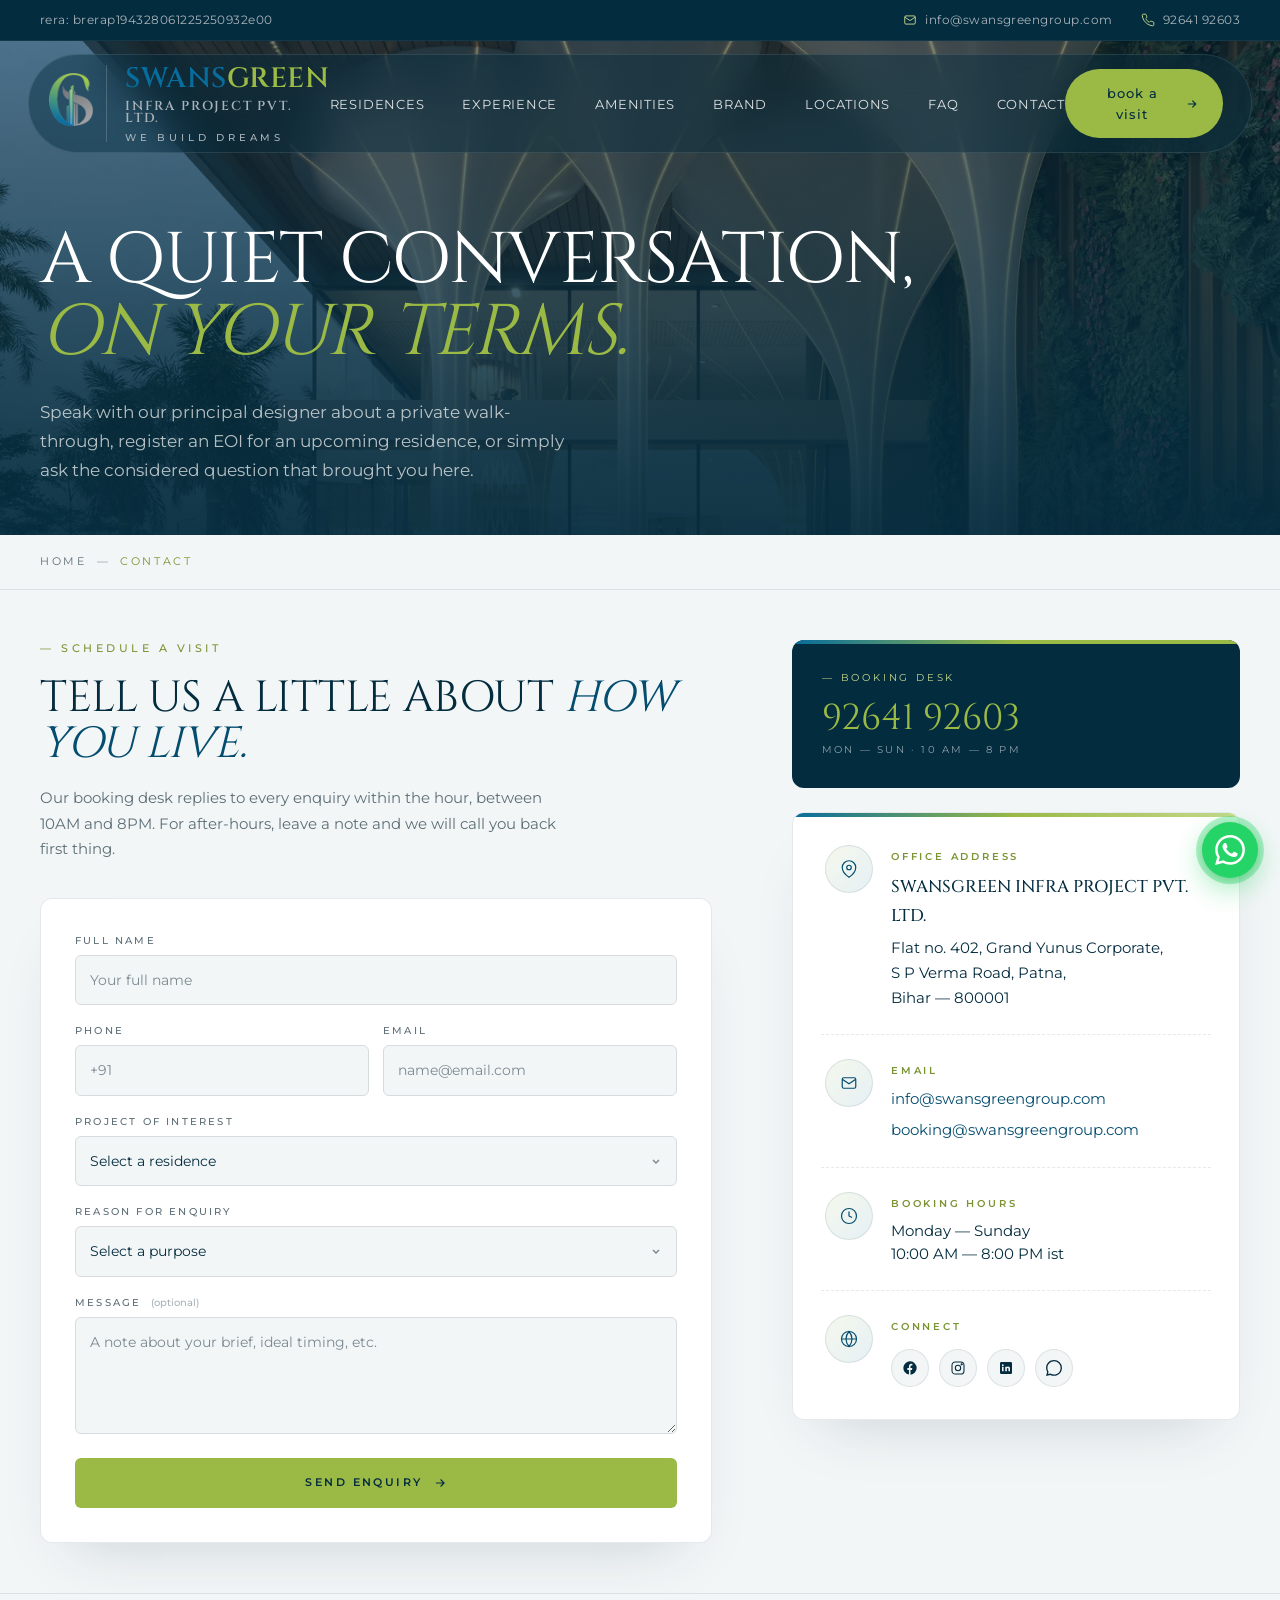
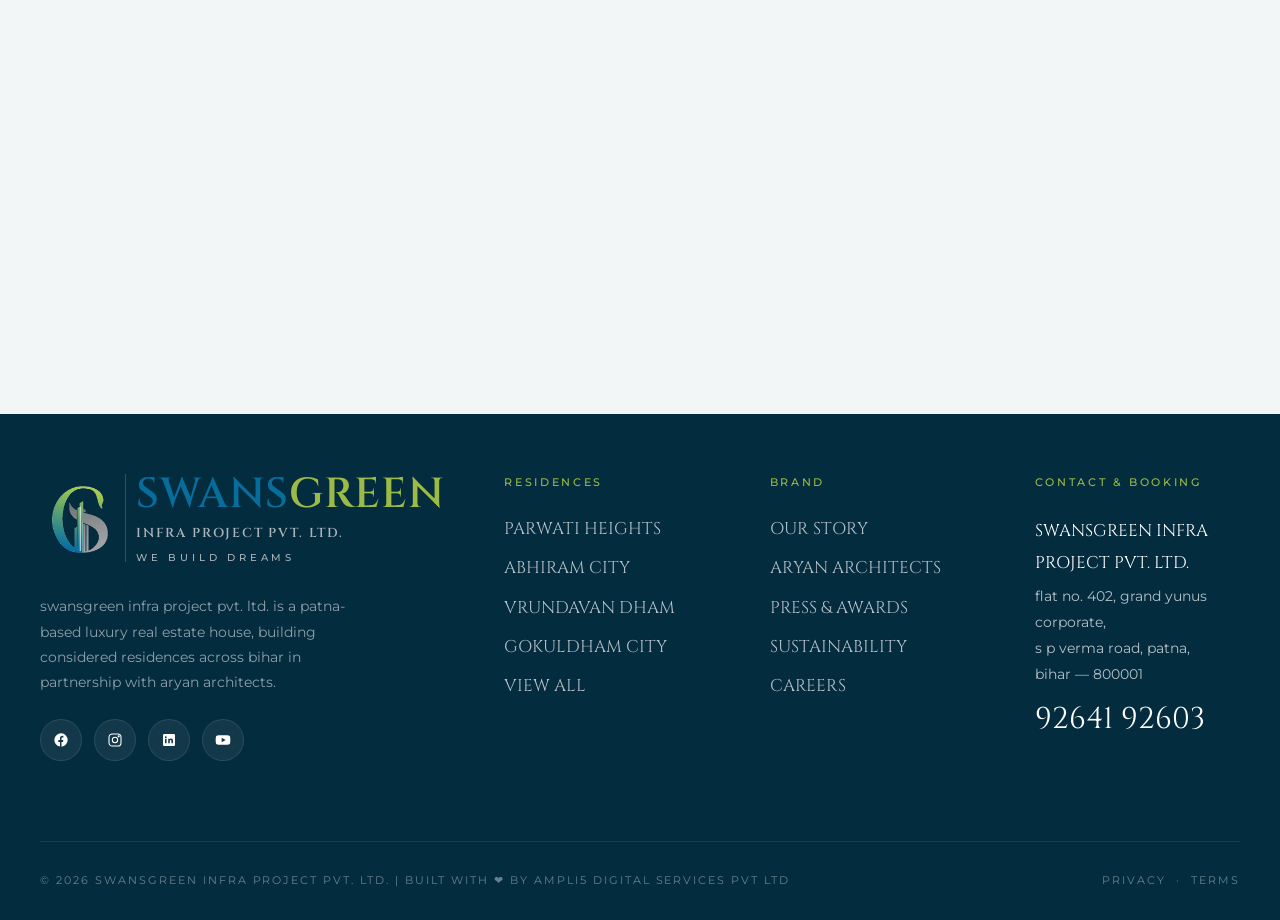
<file: contact.html>
<!DOCTYPE html>
<html lang="en">
<head>
<meta charset="UTF-8">
<meta name="viewport" content="width=device-width,initial-scale=1">
<title>contact &amp; booking — swansgreen infra | patna, bihar</title>
<meta name="description" content="Speak with Swansgreen Infra Project Pvt. Ltd. — call 92641 92603, email info@swansgreengroup.com, or visit our office at S P Verma Road, Patna. Booking desk open Mon — Sun, 10AM — 8PM.">
<link rel="canonical" href="https://swansgreengroup.com/contact.html">
<meta property="og:title" content="Contact Swansgreen Infra — Patna, Bihar">
<meta property="og:description" content="Reach our booking desk for private walk-throughs, EOI registration, or any considered question about our residences.">
<meta property="og:type" content="website">
<meta property="og:image" content="assets/img/parwati-cam14.webp">
<link rel="icon" href="assets/icon/favicon.ico" sizes="any">
<link rel="icon" type="image/png" sizes="32x32" href="assets/icon/favicon-32.png">
<link rel="icon" type="image/png" sizes="192x192" href="assets/icon/favicon-192.png">
<link rel="apple-touch-icon" href="assets/icon/apple-touch-icon.png">
<meta name="theme-color" content="#076d9c">
<link rel="preconnect" href="https://fonts.googleapis.com">
<link rel="preconnect" href="https://fonts.gstatic.com" crossorigin>
<link rel="preload" href="https://fonts.googleapis.com/css2?family=Cinzel:wght@400;500;600;700&family=Montserrat:ital,wght@0,300;0,400;0,500;0,600;0,700;1,400&family=JetBrains+Mono:wght@400;500&display=swap" as="style" onload="this.rel='stylesheet'">
<noscript><link rel="stylesheet" href="https://fonts.googleapis.com/css2?family=Cinzel:wght@400;500;600;700&family=Montserrat:ital,wght@0,300;0,400;0,500;0,600;0,700;1,400&family=JetBrains+Mono:wght@400;500&display=swap"></noscript>
<link rel="stylesheet" href="assets/css/style.css">

<script type="application/ld+json">
{
  "@context": "https://schema.org",
  "@type": "BreadcrumbList",
  "itemListElement": [
    {"@type": "ListItem", "position": 1, "name": "Home", "item": "https://swansgreengroup.com/"},
    {"@type": "ListItem", "position": 2, "name": "Contact", "item": "https://swansgreengroup.com/contact.html"}
  ]
}
</script>
<script type="application/ld+json">
{
  "@context": "https://schema.org",
  "@type": "RealEstateAgent",
  "name": "Swansgreen Infra Project Pvt. Ltd.",
  "image": "https://swansgreengroup.com/assets/img/t-logo-256.webp",
  "telephone": "+91-92641-92603",
  "email": "info@swansgreengroup.com",
  "url": "https://swansgreengroup.com/",
  "address": {
    "@type": "PostalAddress",
    "streetAddress": "Flat No. 402, Grand Yunus Corporate, S P Verma Road",
    "addressLocality": "Patna",
    "addressRegion": "Bihar",
    "postalCode": "800001",
    "addressCountry": "IN"
  },
  "openingHours": "Mo-Su 10:00-20:00"
}
</script>
</head>
<body>

<!-- TOP STRIP -->
<div class="topstrip">
    <div class="container">
        <div class="topstrip-inner">
            <div class="topstrip-left">
                <span class="ts-rera">rera: brerap194328061225250932e00</span>
            </div>
            <div class="topstrip-right">
                <a href="mailto:info@swansgreengroup.com" class="ts-link">
                    <svg class="ts-ico" width="14" height="14" viewBox="0 0 24 24" fill="none" stroke="currentColor" stroke-width="1.6" aria-hidden="true"><rect x="3" y="5" width="18" height="14" rx="2"/><path d="m3 7 9 6 9-6"/></svg>
                    <span class="ts-text">info@swansgreengroup.com</span>
                </a>
                <a href="tel:+919264192603" class="ts-link">
                    <svg class="ts-ico" width="14" height="14" viewBox="0 0 24 24" fill="none" stroke="currentColor" stroke-width="1.6" aria-hidden="true"><path d="M22 16.92v3a2 2 0 0 1-2.18 2 19.79 19.79 0 0 1-8.63-3.07 19.5 19.5 0 0 1-6-6 19.79 19.79 0 0 1-3.07-8.67A2 2 0 0 1 4.11 2h3a2 2 0 0 1 2 1.72c.13.96.37 1.9.72 2.81a2 2 0 0 1-.45 2.11L8.09 9.91a16 16 0 0 0 6 6l1.27-1.27a2 2 0 0 1 2.11-.45c.91.35 1.85.59 2.81.72A2 2 0 0 1 22 16.92z"/></svg>
                    <span class="ts-text">92641 92603</span>
                </a>
            </div>
        </div>
    </div>
</div>

<!-- NAV -->
<nav class="nav scrolled">
    <div class="nav-inner">
        <a href="index.html" class="brand">
            <span class="brand-mark"><img src="assets/img/t-logo-256.webp" alt="Swansgreen Infra" width="380" height="269"></span>
            <span class="brand-text">
                <span class="bt-name"><span class="bt-blue">swans</span><span class="bt-green">green</span></span>
                <span class="bt-sub">infra project pvt. ltd.</span>
                <span class="bt-tag">we build dreams</span>
            </span>
        </a>
        <ul class="nav-menu">
            <li class="nav-menu-brand" aria-hidden="true">
                <a href="index.html" class="brand brand-mobile">
                    <span class="brand-mark"><img src="assets/img/t-logo-256.webp" alt="Swansgreen Infra" width="380" height="269"></span>
                    <span class="brand-text">
                        <span class="bt-name"><span class="bt-blue">swans</span><span class="bt-green">green</span></span>
                        <span class="bt-sub">infra project pvt. ltd.</span>
                        <span class="bt-tag">— we build dreams</span>
                    </span>
                </a>
            </li>
            <li><a href="properties.html">residences</a></li>
            <li><a href="index.html#experience">experience</a></li>
            <li><a href="index.html#amenities">amenities</a></li>
            <li><a href="index.html#story">brand</a></li>
            <li><a href="index.html#locations">locations</a></li>
            <li><a href="index.html#faq">faq</a></li>
            <li><a href="contact.html" aria-current="page">contact</a></li>
            <li class="nav-menu-cta">
                <button type="button" class="btn-gold nav-menu-book" data-open-popup="visit">
                    book a visit
                    <svg width="14" height="14" viewBox="0 0 24 24" fill="none" stroke="currentColor" stroke-width="2"><path d="M5 12h14m-6-6 6 6-6 6"/></svg>
                </button>
            </li>
        </ul>
        <div class="nav-cta">
            <button type="button" class="btn-gold" data-open-popup="visit">
                book a visit
                <svg width="14" height="14" viewBox="0 0 24 24" fill="none" stroke="currentColor" stroke-width="2"><path d="M5 12h14m-6-6 6 6-6 6"/></svg>
            </button>
        </div>
        <button type="button" class="nav-toggle" aria-label="Open menu" aria-expanded="false">
            <span></span><span></span><span></span>
        </button>
    </div>
</nav>

<!-- CONTACT HERO -->
<section class="listing-hero has-image">
    <div class="listing-hero-bg" aria-hidden="true">
        <img src="assets/img/parwati-cam14.webp" alt="" loading="eager" decoding="async">
    </div>
    <div class="container">
        <h1>a quiet conversation, <em>on your terms.</em></h1>
        <p>Speak with our principal designer about a private walk-through, register an EOI for an upcoming residence, or simply ask the considered question that brought you here.</p>
    </div>
</section>

<!-- BREADCRUMB BAR -->
<div class="breadcrumb-bar">
    <div class="container">
        <nav class="breadcrumb" aria-label="Breadcrumb">
            <ol itemscope itemtype="https://schema.org/BreadcrumbList">
                <li itemprop="itemListElement" itemscope itemtype="https://schema.org/ListItem">
                    <a itemprop="item" href="index.html"><span itemprop="name">home</span></a>
                    <meta itemprop="position" content="1">
                </li>
                <li class="sep" aria-hidden="true">—</li>
                <li itemprop="itemListElement" itemscope itemtype="https://schema.org/ListItem" aria-current="page">
                    <span itemprop="name">contact</span>
                    <meta itemprop="position" content="2">
                </li>
            </ol>
        </nav>
    </div>
</div>

<!-- CONTACT BODY -->
<section class="contact-body">
    <div class="container">
        <div class="contact-grid">
            <!-- LEFT — Form -->
            <div class="contact-form-wrap reveal">
                <span class="contact-eyebrow">— schedule a visit</span>
                <h2>tell us a little about <em>how you live.</em></h2>
                <p>Our booking desk replies to every enquiry within the hour, between 10AM and 8PM. For after-hours, leave a note and we will call you back first thing.</p>

                <form class="popup-form contact-page-form" action="thank-you.html" method="get" novalidate>
                    <label class="popup-field"><span>full name</span><input type="text" name="name" required placeholder="Your full name"></label>
                    <div class="popup-row">
                        <label class="popup-field"><span>phone</span><input type="tel" name="phone" required placeholder="+91 "></label>
                        <label class="popup-field"><span>email</span><input type="email" name="email" required placeholder="name@email.com"></label>
                    </div>
                    <label class="popup-field"><span>project of interest</span>
                        <select name="project">
                            <option value="">Select a residence</option>
                            <option>parwati heights</option>
                            <option>abhiram city</option>
                            <option>vrundavan dham</option>
                            <option>gokuldham city</option>
                            <option>not sure — recommend one</option>
                        </select>
                    </label>
                    <label class="popup-field"><span>reason for enquiry</span>
                        <select name="purpose">
                            <option value="">Select a purpose</option>
                            <option>schedule a private visit</option>
                            <option>register an eoi</option>
                            <option>request a brochure</option>
                            <option>nri buyer enquiry</option>
                            <option>press / media</option>
                            <option>career enquiry</option>
                            <option>other</option>
                        </select>
                    </label>
                    <label class="popup-field"><span>message <i>(optional)</i></span><textarea name="message" rows="4" placeholder="A note about your brief, ideal timing, etc."></textarea></label>
                    <button type="submit" class="popup-submit">
                        send enquiry
                        <svg width="14" height="14" viewBox="0 0 24 24" fill="none" stroke="currentColor" stroke-width="2"><path d="M5 12h14m-6-6 6 6-6 6"/></svg>
                    </button>
                </form>
            </div>

            <!-- RIGHT — Info -->
            <aside class="contact-info reveal">
                <div class="contact-info-card">
                    <span class="contact-info-tag">— booking desk</span>
                    <a href="tel:+919264192603" class="contact-info-phone">
                        <span class="phone-big">92641 92603</span>
                        <span class="phone-lbl">mon — sun · 10 am — 8 pm</span>
                    </a>
                </div>

                <div class="contact-info-list">
                    <div class="contact-info-row">
                        <div class="cir-ico">
                            <svg width="18" height="18" viewBox="0 0 24 24" fill="none" stroke="currentColor" stroke-width="1.6"><path d="M21 10c0 7-9 13-9 13S3 17 3 10a9 9 0 0 1 18 0z"/><circle cx="12" cy="10" r="3"/></svg>
                        </div>
                        <div class="cir-body">
                            <span class="cir-lbl">office address</span>
                            <address>
                                <strong>swansgreen infra project pvt. ltd.</strong>
                                Flat no. 402, Grand Yunus Corporate,<br>
                                S P Verma Road, Patna,<br>
                                Bihar — 800001
                            </address>
                        </div>
                    </div>

                    <div class="contact-info-row">
                        <div class="cir-ico">
                            <svg width="18" height="18" viewBox="0 0 24 24" fill="none" stroke="currentColor" stroke-width="1.6"><rect x="3" y="5" width="18" height="14" rx="2"/><path d="m3 7 9 6 9-6"/></svg>
                        </div>
                        <div class="cir-body">
                            <span class="cir-lbl">email</span>
                            <a href="mailto:info@swansgreengroup.com" class="cir-link">info@swansgreengroup.com</a>
                            <a href="mailto:booking@swansgreengroup.com" class="cir-link">booking@swansgreengroup.com</a>
                        </div>
                    </div>

                    <div class="contact-info-row">
                        <div class="cir-ico">
                            <svg width="18" height="18" viewBox="0 0 24 24" fill="none" stroke="currentColor" stroke-width="1.6"><circle cx="12" cy="12" r="10"/><path d="M12 6v6l4 2"/></svg>
                        </div>
                        <div class="cir-body">
                            <span class="cir-lbl">booking hours</span>
                            <p>Monday — Sunday<br>10:00 AM — 8:00 PM ist</p>
                        </div>
                    </div>

                    <div class="contact-info-row">
                        <div class="cir-ico">
                            <svg width="18" height="18" viewBox="0 0 24 24" fill="none" stroke="currentColor" stroke-width="1.6"><circle cx="12" cy="12" r="10"/><path d="M2 12h20M12 2a15.3 15.3 0 0 1 4 10 15.3 15.3 0 0 1-4 10 15.3 15.3 0 0 1-4-10 15.3 15.3 0 0 1 4-10z"/></svg>
                        </div>
                        <div class="cir-body">
                            <span class="cir-lbl">connect</span>
                            <div class="socials cir-socials">
                                <a href="#" aria-label="Facebook"><svg width="16" height="16" viewBox="0 0 24 24" fill="currentColor"><path d="M22 12a10 10 0 1 0-11.55 9.88v-7H8v-3h2.45V9.42c0-2.42 1.45-3.76 3.66-3.76.71 0 1.45.13 1.45.13v2.4h-1.22c-1.21 0-1.59.75-1.59 1.52V12h2.7l-.43 3h-2.27v7A10 10 0 0 0 22 12z"/></svg></a>
                                <a href="#" aria-label="Instagram"><svg width="16" height="16" viewBox="0 0 24 24" fill="none" stroke="currentColor" stroke-width="1.6"><rect x="3" y="3" width="18" height="18" rx="5"/><circle cx="12" cy="12" r="4"/><circle cx="17.5" cy="6.5" r=".8" fill="currentColor"/></svg></a>
                                <a href="#" aria-label="LinkedIn"><svg width="16" height="16" viewBox="0 0 24 24" fill="currentColor"><path d="M19 3H5a2 2 0 0 0-2 2v14a2 2 0 0 0 2 2h14a2 2 0 0 0 2-2V5a2 2 0 0 0-2-2zM8.34 17H6V10h2.34zM7.17 9.07a1.36 1.36 0 1 1 0-2.72 1.36 1.36 0 0 1 0 2.72zM18 17h-2.34v-3.4c0-.92-.36-1.55-1.18-1.55-.62 0-.99.42-1.16.83-.06.15-.07.36-.07.57V17H10.9s.03-6.18 0-7h2.34v.99c.31-.48.86-1.16 2.1-1.16 1.53 0 2.66 1 2.66 3.13z"/></svg></a>
                                <a href="https://wa.me/919264192603" aria-label="WhatsApp"><svg width="16" height="16" viewBox="0 0 24 24" fill="currentColor"><path d="M.057 24l1.687-6.163a11.867 11.867 0 0 1-1.587-5.946C.16 5.335 5.495 0 12.05 0a11.817 11.817 0 0 1 8.413 3.488 11.824 11.824 0 0 1 3.48 8.414c-.003 6.557-5.338 11.892-11.893 11.892a11.9 11.9 0 0 1-5.688-1.448L.057 24zm6.597-3.807c1.676.995 3.276 1.591 5.392 1.592 5.448 0 9.886-4.434 9.889-9.885.002-5.462-4.415-9.89-9.881-9.892-5.452 0-9.887 4.434-9.889 9.884-.001 2.225.651 3.891 1.746 5.634l-.999 3.648 3.742-.981z"/></svg></a>
                            </div>
                        </div>
                    </div>
                </div>
            </aside>
        </div>
    </div>
</section>

<!-- MAP -->
<section class="contact-map" aria-label="Office location">
    <iframe
        src="https://www.google.com/maps/embed?pb=!1m18!1m12!1m3!1d3596.918765!2d85.13937!3d25.61301!2m3!1f0!2f0!3f0!3m2!1i1024!2i768!4f13.1!3m3!1m2!1s0x39ed58dce6732867%3A0x1f1d6b5c0f0e0a0a!2sS%20P%20Verma%20Rd%2C%20Patna%2C%20Bihar%20800001!5e0!3m2!1sen!2sin!4v1700000000000"
        width="100%" height="420" style="border:0" allowfullscreen="" loading="lazy" referrerpolicy="no-referrer-when-downgrade" title="Swansgreen Infra Office Location"></iframe>
</section>

<!-- FOOTER -->
<footer>
    <div class="container">
        <div class="foot-top">
            <div class="foot-brand">
                <a href="index.html" class="brand">
                    <span class="brand-mark"><img src="assets/img/t-logo-256.webp" alt="Swansgreen Infra" loading="lazy" decoding="async" width="380" height="269"></span>
                    <span class="brand-text">
                        <span class="bt-name"><span class="bt-blue">swans</span><span class="bt-green">green</span></span>
                        <span class="bt-sub">infra project pvt. ltd.</span>
                        <span class="bt-tag">we build dreams</span>
                    </span>
                </a>
                <p>swansgreen infra project pvt. ltd. is a patna-based luxury real estate house, building considered residences across bihar in partnership with aryan architects.</p>
                <div class="socials">
                    <a href="#" aria-label="Facebook"><svg width="16" height="16" viewBox="0 0 24 24" fill="currentColor"><path d="M22 12a10 10 0 1 0-11.55 9.88v-7H8v-3h2.45V9.42c0-2.42 1.45-3.76 3.66-3.76.71 0 1.45.13 1.45.13v2.4h-1.22c-1.21 0-1.59.75-1.59 1.52V12h2.7l-.43 3h-2.27v7A10 10 0 0 0 22 12z"/></svg></a>
                    <a href="#" aria-label="Instagram"><svg width="16" height="16" viewBox="0 0 24 24" fill="none" stroke="currentColor" stroke-width="1.6"><rect x="3" y="3" width="18" height="18" rx="5"/><circle cx="12" cy="12" r="4"/><circle cx="17.5" cy="6.5" r=".8" fill="currentColor"/></svg></a>
                    <a href="#" aria-label="LinkedIn"><svg width="16" height="16" viewBox="0 0 24 24" fill="currentColor"><path d="M19 3H5a2 2 0 0 0-2 2v14a2 2 0 0 0 2 2h14a2 2 0 0 0 2-2V5a2 2 0 0 0-2-2zM8.34 17H6V10h2.34zM7.17 9.07a1.36 1.36 0 1 1 0-2.72 1.36 1.36 0 0 1 0 2.72zM18 17h-2.34v-3.4c0-.92-.36-1.55-1.18-1.55-.62 0-.99.42-1.16.83-.06.15-.07.36-.07.57V17H10.9s.03-6.18 0-7h2.34v.99c.31-.48.86-1.16 2.1-1.16 1.53 0 2.66 1 2.66 3.13z"/></svg></a>
                    <a href="#" aria-label="YouTube"><svg width="16" height="16" viewBox="0 0 24 24" fill="currentColor"><path d="M23 12s0-3.4-.43-5.04a2.6 2.6 0 0 0-1.84-1.84C19.1 4.7 12 4.7 12 4.7s-7.1 0-8.73.42a2.6 2.6 0 0 0-1.84 1.84C1 8.6 1 12 1 12s0 3.4.43 5.04a2.6 2.6 0 0 0 1.84 1.84c1.63.42 8.73.42 8.73.42s7.1 0 8.73-.42a2.6 2.6 0 0 0 1.84-1.84C23 15.4 23 12 23 12zM10 15.5v-7l6 3.5z"/></svg></a>
                </div>
            </div>

            <div class="foot-col">
                <h4 class="foot-h">residences</h4>
                <ul>
                    <li><a href="property-detail.html">parwati heights</a></li>
                    <li><a href="property-detail.html">abhiram city</a></li>
                    <li><a href="property-detail.html">vrundavan dham</a></li>
                    <li><a href="property-detail.html">gokuldham city</a></li>
                    <li><a href="properties.html">view all</a></li>
                </ul>
            </div>

            <div class="foot-col">
                <h4 class="foot-h">brand</h4>
                <ul>
                    <li><a href="index.html#story">our story</a></li>
                    <li><a href="#">aryan architects</a></li>
                    <li><a href="#">press &amp; awards</a></li>
                    <li><a href="#">sustainability</a></li>
                    <li><a href="#">careers</a></li>
                </ul>
            </div>

            <div class="foot-col">
                <h4 class="foot-h">contact &amp; booking</h4>
                <address>
                    <strong>swansgreen infra project pvt. ltd.</strong>
                    flat no. 402, grand yunus corporate,<br>
                    s p verma road, patna,<br>
                    bihar — 800001
                    <a href="tel:+919264192603" class="phone">92641 92603</a>
                </address>
            </div>
        </div>

        <div class="foot-bottom">
            <span>© 2026 swansgreen infra project pvt. ltd. | built with ❤ by <a href="https://www.ampli5.digital/" target="_blank" rel="noopener">ampli5 digital services pvt ltd</a></span>
            <span><a href="#">privacy</a> &nbsp;·&nbsp; <a href="#">terms</a></span>
        </div>
    </div>
</footer>

<!-- Floating actions -->
<a href="https://wa.me/919264192603?text=Hi%20Swansgreen%2C%20I%27d%20like%20to%20know%20more%20about%20your%20residences." class="float-wa" target="_blank" rel="noopener" aria-label="Chat on WhatsApp">
    <svg width="30" height="30" viewBox="0 0 24 24" fill="currentColor" aria-hidden="true"><path d="M.057 24l1.687-6.163a11.867 11.867 0 0 1-1.587-5.946C.16 5.335 5.495 0 12.05 0a11.817 11.817 0 0 1 8.413 3.488 11.824 11.824 0 0 1 3.48 8.414c-.003 6.557-5.338 11.892-11.893 11.892a11.9 11.9 0 0 1-5.688-1.448L.057 24zm6.597-3.807c1.676.995 3.276 1.591 5.392 1.592 5.448 0 9.886-4.434 9.889-9.885.002-5.462-4.415-9.89-9.881-9.892-5.452 0-9.887 4.434-9.889 9.884-.001 2.225.651 3.891 1.746 5.634l-.999 3.648 3.742-.981zm11.387-5.464c-.074-.124-.272-.198-.57-.347-.297-.149-1.758-.868-2.031-.967-.272-.099-.47-.149-.669.149-.198.297-.768.967-.941 1.165-.173.198-.347.223-.644.074-.297-.149-1.255-.462-2.39-1.475-.883-.788-1.48-1.761-1.653-2.059-.173-.297-.018-.458.13-.606.134-.133.297-.347.446-.521.151-.172.2-.296.3-.495.099-.198.05-.372-.025-.521-.075-.149-.669-1.611-.916-2.206-.242-.579-.487-.501-.669-.51l-.57-.01c-.198 0-.52.074-.792.372s-1.04 1.016-1.04 2.479 1.065 2.876 1.213 3.074c.149.198 2.095 3.2 5.076 4.487.709.306 1.263.489 1.694.626.712.226 1.36.194 1.872.118.571-.085 1.758-.719 2.006-1.413.248-.695.248-1.29.173-1.414z"/></svg>
</a>
<button type="button" class="float-top" aria-label="Scroll to top">
    <svg width="22" height="22" viewBox="0 0 24 24" fill="none" stroke="currentColor" stroke-width="2" aria-hidden="true"><path d="M12 19V5m-7 7 7-7 7 7"/></svg>
</button>

<script src="assets/js/main.js" defer></script>

<!-- Booking Popup -->
<div class="popup" id="popup-visit" role="dialog" aria-modal="true" aria-labelledby="popup-visit-title" hidden>
    <div class="popup-overlay" data-close-popup></div>
    <div class="popup-card" role="document">
        <button type="button" class="popup-close" data-close-popup aria-label="Close">
            <svg width="18" height="18" viewBox="0 0 24 24" fill="none" stroke="currentColor" stroke-width="1.6"><path d="M18 6 6 18M6 6l12 12"/></svg>
        </button>
        <div class="popup-grid">
            <aside class="popup-aside">
                <img src="assets/img/parwati-river.webp" alt="" loading="lazy">
                <div class="popup-aside-body">
                    <span class="popup-aside-tag">— private booking</span>
                    <h3>a quiet conversation, on your terms.</h3>
                    <p>our principal designer will personally walk you through the model home, the material palette, and the floor plates that match your brief.</p>
                    <div class="popup-aside-meta">
                        <span>mon — sun</span><span>10 am — 8 pm</span>
                    </div>
                </div>
            </aside>
            <div class="popup-form-wrap">
                <h4 id="popup-visit-title" class="popup-title">schedule your visit</h4>
                <p class="popup-sub">leave your details — our booking desk will call you back within the hour.</p>
                <form class="popup-form" action="thank-you.html" method="get" novalidate>
                    <label class="popup-field"><span>full name</span><input type="text" name="name" required placeholder="Your full name"></label>
                    <div class="popup-row">
                        <label class="popup-field"><span>phone</span><input type="tel" name="phone" required placeholder="+91 "></label>
                        <label class="popup-field"><span>email</span><input type="email" name="email" required placeholder="name@email.com"></label>
                    </div>
                    <label class="popup-field"><span>project of interest</span>
                        <select name="project">
                            <option value="">select a residence</option>
                            <option>parwati heights</option>
                            <option>abhiram city</option>
                            <option>vrundavan dham</option>
                            <option>gokuldham city</option>
                            <option>not sure — recommend one</option>
                        </select>
                    </label>
                    <label class="popup-field"><span>message <i>(optional)</i></span><textarea name="message" rows="3" placeholder="A note about your brief, ideal timing, etc."></textarea></label>
                    <button type="submit" class="popup-submit">
                        request visit
                        <svg width="14" height="14" viewBox="0 0 24 24" fill="none" stroke="currentColor" stroke-width="2"><path d="M5 12h14m-6-6 6 6-6 6"/></svg>
                    </button>
                </form>
                <div class="popup-success" hidden>
                    <svg width="56" height="56" viewBox="0 0 24 24" fill="none" stroke="currentColor" stroke-width="1.5"><circle cx="12" cy="12" r="10"/><path d="m9 12 2 2 4-4"/></svg>
                    <h4>thank you.</h4>
                    <p>our booking desk will reach out shortly. look out for a call from <strong>+91 92641 92603</strong>.</p>
                </div>
            </div>
        </div>
    </div>
</div>

</body>
</html>
</file>
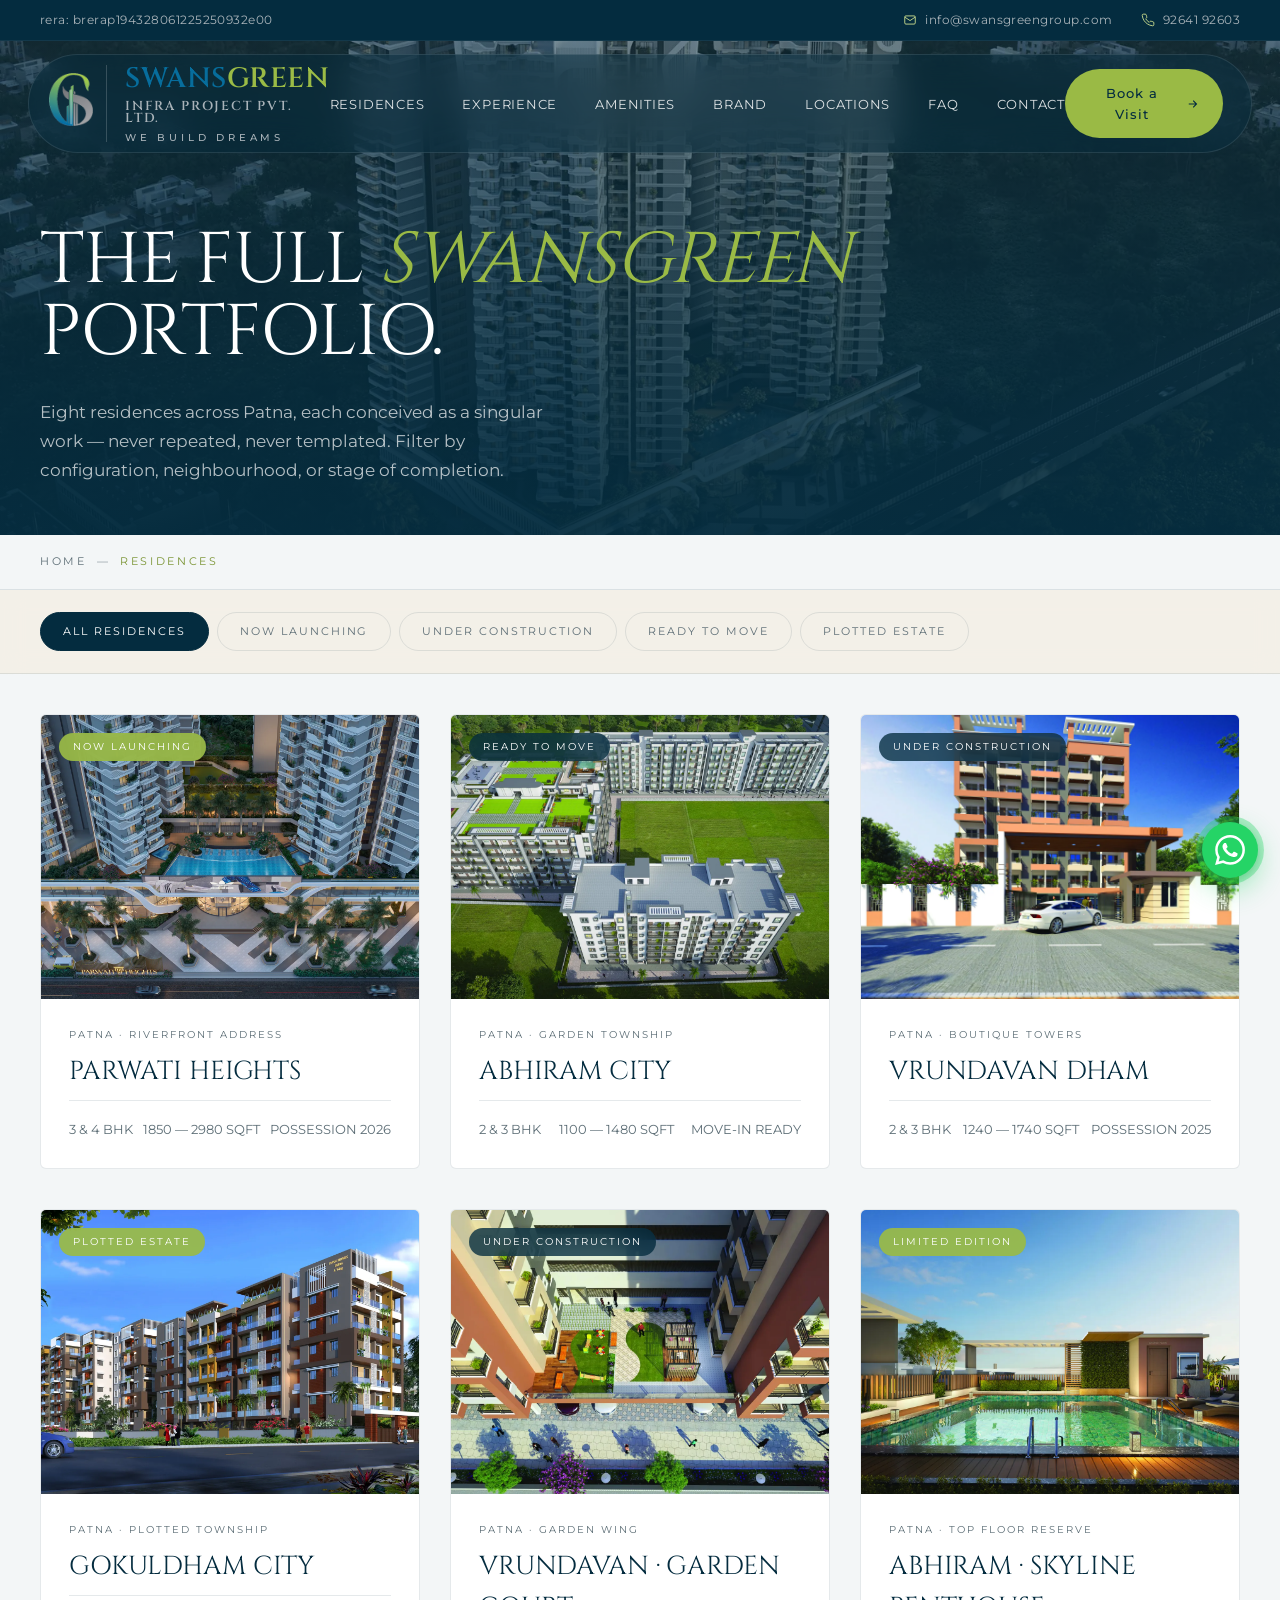
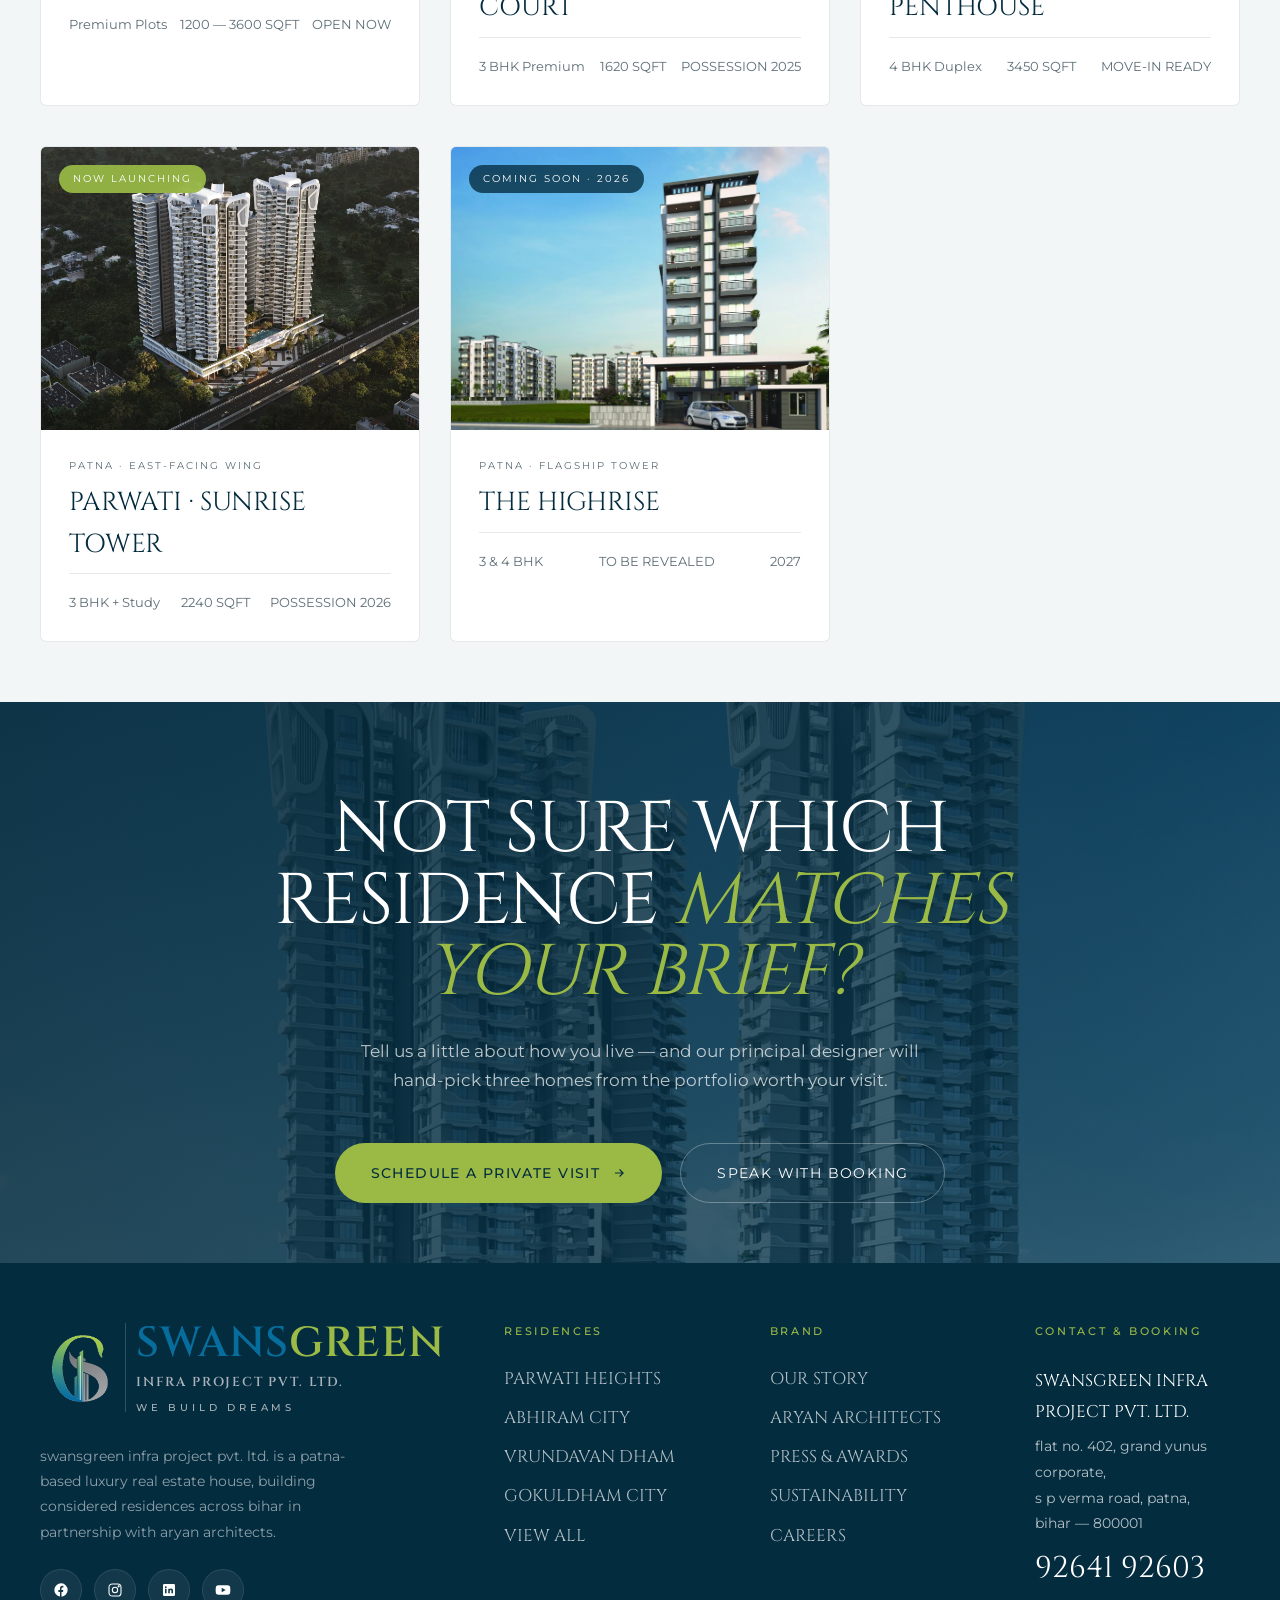
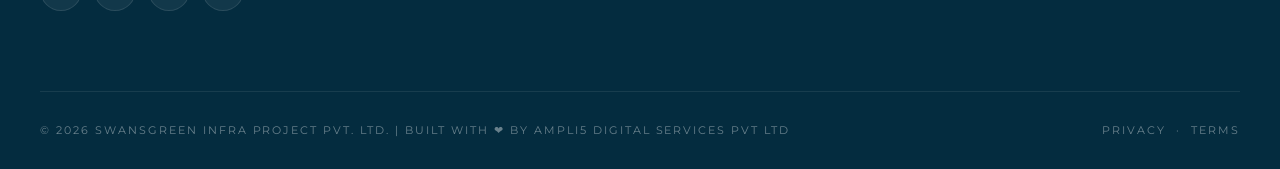
<file: properties.html>
<!DOCTYPE html>
<html lang="en">
<head>
<meta charset="UTF-8">
<meta name="viewport" content="width=device-width,initial-scale=1">
<title>residences — swansgreen infra | luxury homes in patna, bihar</title>
<meta name="description" content="Explore the full Swansgreen residential portfolio in Patna — Parwati Heights, Abhiram City, Vrundavan Dham, Gokuldham City and more. 2/3/4 BHK apartments, penthouses and plotted estates by Swansgreen Infra Project Pvt. Ltd.">
<link rel="canonical" href="https://swansgreengroup.com/properties.html">
<meta property="og:title" content="Residences — Swansgreen Infra">
<meta property="og:description" content="The full Swansgreen residential portfolio across Patna, Bihar.">
<meta property="og:type" content="website">
<meta property="og:image" content="assets/img/parwati-cam18.webp">
<link rel="icon" href="assets/icon/favicon.ico" sizes="any">
<link rel="icon" type="image/png" sizes="32x32" href="assets/icon/favicon-32.png">
<link rel="icon" type="image/png" sizes="192x192" href="assets/icon/favicon-192.png">
<link rel="apple-touch-icon" href="assets/icon/apple-touch-icon.png">
<meta name="theme-color" content="#076d9c">
<link rel="preconnect" href="https://fonts.googleapis.com">
<link rel="preconnect" href="https://fonts.gstatic.com" crossorigin>
<link rel="preload" href="https://fonts.googleapis.com/css2?family=Cinzel:wght@400;500;600;700&family=Montserrat:ital,wght@0,300;0,400;0,500;0,600;0,700;1,400&family=JetBrains+Mono:wght@400;500&display=swap" as="style" onload="this.rel='stylesheet'">
<noscript><link rel="stylesheet" href="https://fonts.googleapis.com/css2?family=Cinzel:wght@400;500;600;700&family=Montserrat:ital,wght@0,300;0,400;0,500;0,600;0,700;1,400&family=JetBrains+Mono:wght@400;500&display=swap"></noscript>
<link rel="stylesheet" href="assets/css/style.css">

<script type="application/ld+json">
{
  "@context": "https://schema.org",
  "@type": "BreadcrumbList",
  "itemListElement": [
    {"@type": "ListItem", "position": 1, "name": "Home", "item": "https://swansgreengroup.com/"},
    {"@type": "ListItem", "position": 2, "name": "Residences", "item": "https://swansgreengroup.com/properties.html"}
  ]
}
</script>
</head>
<body>

<!-- TOP STRIP -->
<div class="topstrip">
    <div class="container">
        <div class="topstrip-inner">
            <div class="topstrip-left">
                <span class="ts-rera">rera: brerap194328061225250932e00</span>
            </div>
            <div class="topstrip-right">
                <a href="mailto:info@swansgreengroup.com" class="ts-link">
                    <svg class="ts-ico" width="14" height="14" viewBox="0 0 24 24" fill="none" stroke="currentColor" stroke-width="1.6" aria-hidden="true"><rect x="3" y="5" width="18" height="14" rx="2"/><path d="m3 7 9 6 9-6"/></svg>
                    <span class="ts-text">info@swansgreengroup.com</span>
                </a>
                <a href="tel:+919264192603" class="ts-link">
                    <svg class="ts-ico" width="14" height="14" viewBox="0 0 24 24" fill="none" stroke="currentColor" stroke-width="1.6" aria-hidden="true"><path d="M22 16.92v3a2 2 0 0 1-2.18 2 19.79 19.79 0 0 1-8.63-3.07 19.5 19.5 0 0 1-6-6 19.79 19.79 0 0 1-3.07-8.67A2 2 0 0 1 4.11 2h3a2 2 0 0 1 2 1.72c.13.96.37 1.9.72 2.81a2 2 0 0 1-.45 2.11L8.09 9.91a16 16 0 0 0 6 6l1.27-1.27a2 2 0 0 1 2.11-.45c.91.35 1.85.59 2.81.72A2 2 0 0 1 22 16.92z"/></svg>
                    <span class="ts-text">92641 92603</span>
                </a>
            </div>
        </div>
    </div>
</div>

<!-- NAV -->
<nav class="nav scrolled">
    <div class="nav-inner">
        <a href="index.html" class="brand">
            <span class="brand-mark"><img src="assets/img/t-logo-256.webp" alt="Swansgreen Infra" width="380" height="269"></span>
            <span class="brand-text">
                <span class="bt-name"><span class="bt-blue">swans</span><span class="bt-green">green</span></span>
                <span class="bt-sub">infra project pvt. ltd.</span>
                <span class="bt-tag">we build dreams</span>
            </span>
        </a>
        <ul class="nav-menu">
            <li class="nav-menu-brand" aria-hidden="true">
                <a href="index.html" class="brand brand-mobile">
                    <span class="brand-mark"><img src="assets/img/t-logo-256.webp" alt="Swansgreen Infra" width="380" height="269"></span>
                    <span class="brand-text">
                        <span class="bt-name"><span class="bt-blue">swans</span><span class="bt-green">green</span></span>
                        <span class="bt-sub">infra project pvt. ltd.</span>
                        <span class="bt-tag">— we build dreams</span>
                    </span>
                </a>
            </li>
            <li><a href="properties.html" aria-current="page">residences</a></li>
            <li><a href="index.html#experience">experience</a></li>
            <li><a href="index.html#amenities">amenities</a></li>
            <li><a href="index.html#story">brand</a></li>
            <li><a href="index.html#locations">locations</a></li>
            <li><a href="index.html#faq">faq</a></li>
            <li><a href="contact.html">contact</a></li>
            <li class="nav-menu-cta">
                <button type="button" class="btn-gold nav-menu-book" data-open-popup="visit">
                    Book a Visit
                    <svg width="14" height="14" viewBox="0 0 24 24" fill="none" stroke="currentColor" stroke-width="2"><path d="M5 12h14m-6-6 6 6-6 6"/></svg>
                </button>
            </li>
        </ul>
        <div class="nav-cta">
            <button type="button" class="btn-gold" data-open-popup="visit">
                Book a Visit
                <svg width="14" height="14" viewBox="0 0 24 24" fill="none" stroke="currentColor" stroke-width="2"><path d="M5 12h14m-6-6 6 6-6 6"/></svg>
            </button>
        </div>
        <button type="button" class="nav-toggle" aria-label="Open menu" aria-expanded="false">
            <span></span><span></span><span></span>
        </button>
    </div>
</nav>

<!-- LISTING HERO -->
<section class="listing-hero has-image">
    <div class="listing-hero-bg" aria-hidden="true">
        <img src="assets/img/parwati-cam24.webp" alt="" loading="eager" decoding="async">
    </div>
    <div class="container">
        <h1>the full <em>swansgreen</em> portfolio.</h1>
        <p>Eight residences across Patna, each conceived as a singular work — never repeated, never templated. Filter by configuration, neighbourhood, or stage of completion.</p>
    </div>
</section>

<!-- BREADCRUMB BAR -->
<div class="breadcrumb-bar">
    <div class="container">
        <nav class="breadcrumb" aria-label="Breadcrumb">
            <ol itemscope itemtype="https://schema.org/BreadcrumbList">
                <li itemprop="itemListElement" itemscope itemtype="https://schema.org/ListItem">
                    <a itemprop="item" href="index.html"><span itemprop="name">home</span></a>
                    <meta itemprop="position" content="1">
                </li>
                <li class="sep" aria-hidden="true">—</li>
                <li itemprop="itemListElement" itemscope itemtype="https://schema.org/ListItem" aria-current="page">
                    <span itemprop="name">residences</span>
                    <meta itemprop="position" content="2">
                </li>
            </ol>
        </nav>
    </div>
</div>

<!-- FILTER BAR -->
<div class="filterbar">
    <div class="container">
        <div class="filter-row">
            <div class="filter-tabs">
                <button class="f-tab active">all residences</button>
                <button class="f-tab">now launching</button>
                <button class="f-tab">under construction</button>
                <button class="f-tab">ready to move</button>
                <button class="f-tab">plotted estate</button>
            </div>
        </div>
    </div>
</div>

<!-- LISTING GRID -->
<section class="listing-grid">
    <div class="container">
        <div class="listing-cards">

            <a href="property-detail.html" class="listing-card reveal">
                <div class="lc-img">
                    <img loading="lazy" decoding="async" src="assets/img/parwati-cam18.webp" alt="Parwati Heights">
                    <span class="lc-tag green">now launching</span>
                </div>
                <div class="lc-body">
                    <div class="lc-loc">patna · riverfront address</div>
                    <h3>parwati heights</h3>
                    <div class="lc-specs">
                        <span>3 &amp; 4 BHK</span>
                        <span>1850 — 2980 SQFT</span>
                        <span>POSSESSION 2026</span>
                    </div>
                </div>
            </a>

            <a href="property-detail.html" class="listing-card reveal">
                <div class="lc-img">
                    <img loading="lazy" decoding="async" src="assets/img/abhiram-aerial.webp" alt="Abhiram City">
                    <span class="lc-tag">ready to move</span>
                </div>
                <div class="lc-body">
                    <div class="lc-loc">patna · garden township</div>
                    <h3>abhiram city</h3>
                    <div class="lc-specs">
                        <span>2 &amp; 3 BHK</span>
                        <span>1100 — 1480 SQFT</span>
                        <span>MOVE-IN READY</span>
                    </div>
                </div>
            </a>

            <a href="property-detail.html" class="listing-card reveal">
                <div class="lc-img">
                    <img loading="lazy" decoding="async" src="assets/img/vrundavan-front.webp" alt="Vrundavan Dham">
                    <span class="lc-tag">under construction</span>
                </div>
                <div class="lc-body">
                    <div class="lc-loc">patna · boutique towers</div>
                    <h3>vrundavan dham</h3>
                    <div class="lc-specs">
                        <span>2 &amp; 3 BHK</span>
                        <span>1240 — 1740 SQFT</span>
                        <span>POSSESSION 2025</span>
                    </div>
                </div>
            </a>

            <a href="property-detail.html" class="listing-card reveal">
                <div class="lc-img">
                    <img loading="lazy" decoding="async" src="assets/img/gokuldham-layout.webp" alt="Gokuldham City">
                    <span class="lc-tag green">plotted estate</span>
                </div>
                <div class="lc-body">
                    <div class="lc-loc">patna · plotted township</div>
                    <h3>gokuldham city</h3>
                    <div class="lc-specs">
                        <span>Premium Plots</span>
                        <span>1200 — 3600 SQFT</span>
                        <span>OPEN NOW</span>
                    </div>
                </div>
            </a>

            <a href="property-detail.html" class="listing-card reveal">
                <div class="lc-img">
                    <img loading="lazy" decoding="async" src="assets/img/vrundavan-garden.webp" alt="Vrundavan Garden">
                    <span class="lc-tag">under construction</span>
                </div>
                <div class="lc-body">
                    <div class="lc-loc">patna · garden wing</div>
                    <h3>vrundavan · garden court</h3>
                    <div class="lc-specs">
                        <span>3 BHK Premium</span>
                        <span>1620 SQFT</span>
                        <span>POSSESSION 2025</span>
                    </div>
                </div>
            </a>

            <a href="property-detail.html" class="listing-card reveal">
                <div class="lc-img">
                    <img loading="lazy" decoding="async" src="assets/img/abhiram-pool.webp" alt="Abhiram Penthouse">
                    <span class="lc-tag green">limited edition</span>
                </div>
                <div class="lc-body">
                    <div class="lc-loc">patna · top floor reserve</div>
                    <h3>abhiram · skyline penthouse</h3>
                    <div class="lc-specs">
                        <span>4 BHK Duplex</span>
                        <span>3450 SQFT</span>
                        <span>MOVE-IN READY</span>
                    </div>
                </div>
            </a>

            <a href="property-detail.html" class="listing-card reveal">
                <div class="lc-img">
                    <img loading="lazy" decoding="async" src="assets/img/parwati-cam24.webp" alt="Parwati Riverfront">
                    <span class="lc-tag green">now launching</span>
                </div>
                <div class="lc-body">
                    <div class="lc-loc">patna · east-facing wing</div>
                    <h3>parwati · sunrise tower</h3>
                    <div class="lc-specs">
                        <span>3 BHK + Study</span>
                        <span>2240 SQFT</span>
                        <span>POSSESSION 2026</span>
                    </div>
                </div>
            </a>

            <a href="property-detail.html" class="listing-card reveal">
                <div class="lc-img">
                    <img loading="lazy" decoding="async" src="assets/img/abhiram-entrance.webp" alt="The Highrise">
                    <span class="lc-tag">coming soon · 2026</span>
                </div>
                <div class="lc-body">
                    <div class="lc-loc">patna · flagship tower</div>
                    <h3>the highrise</h3>
                    <div class="lc-specs">
                        <span>3 & 4 BHK</span>
                        <span>TO BE REVEALED</span>
                        <span>2027</span>
                    </div>
                </div>
            </a>

        </div>
    </div>
</section>

<!-- CTA -->
<section class="cta-section">
    <div class="cta-bg"><img loading="lazy" decoding="async" src="assets/img/parwati-cam03.webp" alt=""></div>
    <div class="container-tight">
        <div class="cta-inner">
            <h2>not sure which residence <em>matches your brief?</em></h2>
            <p>Tell us a little about how you live — and our principal designer will hand-pick three homes from the portfolio worth your visit.</p>
            <div class="cta-actions">
                <button type="button" class="btn-primary" data-open-popup="visit">
                    schedule a private visit
                    <svg width="14" height="14" viewBox="0 0 24 24" fill="none" stroke="currentColor" stroke-width="2"><path d="M5 12h14m-6-6 6 6-6 6"/></svg>
                </button>
                <a href="tel:+919264192603" class="btn-outline">speak with booking</a>
            </div>
        </div>
    </div>
</section>

<!-- FOOTER -->
<footer>
    <div class="container">
        <div class="foot-top">
            <div class="foot-brand">
                <a href="index.html" class="brand">
                    <span class="brand-mark"><img src="assets/img/t-logo-256.webp" alt="Swansgreen Infra" loading="lazy" decoding="async" width="380" height="269"></span>
                    <span class="brand-text">
                        <span class="bt-name"><span class="bt-blue">swans</span><span class="bt-green">green</span></span>
                        <span class="bt-sub">infra project pvt. ltd.</span>
                        <span class="bt-tag">we build dreams</span>
                    </span>
                </a>
                <p>swansgreen infra project pvt. ltd. is a patna-based luxury real estate house, building considered residences across bihar in partnership with aryan architects.</p>
                <div class="socials">
                    <a href="#" aria-label="Facebook"><svg width="16" height="16" viewBox="0 0 24 24" fill="currentColor"><path d="M22 12a10 10 0 1 0-11.55 9.88v-7H8v-3h2.45V9.42c0-2.42 1.45-3.76 3.66-3.76.71 0 1.45.13 1.45.13v2.4h-1.22c-1.21 0-1.59.75-1.59 1.52V12h2.7l-.43 3h-2.27v7A10 10 0 0 0 22 12z"/></svg></a>
                    <a href="#" aria-label="Instagram"><svg width="16" height="16" viewBox="0 0 24 24" fill="none" stroke="currentColor" stroke-width="1.6"><rect x="3" y="3" width="18" height="18" rx="5"/><circle cx="12" cy="12" r="4"/><circle cx="17.5" cy="6.5" r=".8" fill="currentColor"/></svg></a>
                    <a href="#" aria-label="LinkedIn"><svg width="16" height="16" viewBox="0 0 24 24" fill="currentColor"><path d="M19 3H5a2 2 0 0 0-2 2v14a2 2 0 0 0 2 2h14a2 2 0 0 0 2-2V5a2 2 0 0 0-2-2zM8.34 17H6V10h2.34zM7.17 9.07a1.36 1.36 0 1 1 0-2.72 1.36 1.36 0 0 1 0 2.72zM18 17h-2.34v-3.4c0-.92-.36-1.55-1.18-1.55-.62 0-.99.42-1.16.83-.06.15-.07.36-.07.57V17H10.9s.03-6.18 0-7h2.34v.99c.31-.48.86-1.16 2.1-1.16 1.53 0 2.66 1 2.66 3.13z"/></svg></a>
                    <a href="#" aria-label="YouTube"><svg width="16" height="16" viewBox="0 0 24 24" fill="currentColor"><path d="M23 12s0-3.4-.43-5.04a2.6 2.6 0 0 0-1.84-1.84C19.1 4.7 12 4.7 12 4.7s-7.1 0-8.73.42a2.6 2.6 0 0 0-1.84 1.84C1 8.6 1 12 1 12s0 3.4.43 5.04a2.6 2.6 0 0 0 1.84 1.84c1.63.42 8.73.42 8.73.42s7.1 0 8.73-.42a2.6 2.6 0 0 0 1.84-1.84C23 15.4 23 12 23 12zM10 15.5v-7l6 3.5z"/></svg></a>
                </div>
            </div>

            <div class="foot-col">
                <h4 class="foot-h">residences</h4>
                <ul>
                    <li><a href="property-detail.html">parwati heights</a></li>
                    <li><a href="property-detail.html">abhiram city</a></li>
                    <li><a href="property-detail.html">vrundavan dham</a></li>
                    <li><a href="property-detail.html">gokuldham city</a></li>
                    <li><a href="properties.html">view all</a></li>
                </ul>
            </div>

            <div class="foot-col">
                <h4 class="foot-h">brand</h4>
                <ul>
                    <li><a href="index.html#story">our story</a></li>
                    <li><a href="#">aryan architects</a></li>
                    <li><a href="#">press &amp; awards</a></li>
                    <li><a href="#">sustainability</a></li>
                    <li><a href="#">careers</a></li>
                </ul>
            </div>

            <div class="foot-col">
                <h4 class="foot-h">contact &amp; booking</h4>
                <address>
                    <strong>swansgreen infra project pvt. ltd.</strong>
                    flat no. 402, grand yunus corporate,<br>
                    s p verma road, patna,<br>
                    bihar — 800001
                    <a href="tel:+919264192603" class="phone">92641 92603</a>
                </address>
            </div>
        </div>

        <div class="foot-bottom">
            <span>© 2026 swansgreen infra project pvt. ltd. | built with ❤ by <a href="https://www.ampli5.digital/" target="_blank" rel="noopener">ampli5 digital services pvt ltd</a></span>
            <span><a href="#">privacy</a> &nbsp;·&nbsp; <a href="#">terms</a></span>
        </div>
    </div>
</footer>

<!-- Floating actions -->
<a href="https://wa.me/919264192603?text=Hi%20Swansgreen%2C%20I%27d%20like%20to%20know%20more%20about%20your%20residences." class="float-wa" target="_blank" rel="noopener" aria-label="Chat on WhatsApp">
    <svg width="30" height="30" viewBox="0 0 24 24" fill="currentColor" aria-hidden="true"><path d="M.057 24l1.687-6.163a11.867 11.867 0 0 1-1.587-5.946C.16 5.335 5.495 0 12.05 0a11.817 11.817 0 0 1 8.413 3.488 11.824 11.824 0 0 1 3.48 8.414c-.003 6.557-5.338 11.892-11.893 11.892a11.9 11.9 0 0 1-5.688-1.448L.057 24zm6.597-3.807c1.676.995 3.276 1.591 5.392 1.592 5.448 0 9.886-4.434 9.889-9.885.002-5.462-4.415-9.89-9.881-9.892-5.452 0-9.887 4.434-9.889 9.884-.001 2.225.651 3.891 1.746 5.634l-.999 3.648 3.742-.981zm11.387-5.464c-.074-.124-.272-.198-.57-.347-.297-.149-1.758-.868-2.031-.967-.272-.099-.47-.149-.669.149-.198.297-.768.967-.941 1.165-.173.198-.347.223-.644.074-.297-.149-1.255-.462-2.39-1.475-.883-.788-1.48-1.761-1.653-2.059-.173-.297-.018-.458.13-.606.134-.133.297-.347.446-.521.151-.172.2-.296.3-.495.099-.198.05-.372-.025-.521-.075-.149-.669-1.611-.916-2.206-.242-.579-.487-.501-.669-.51l-.57-.01c-.198 0-.52.074-.792.372s-1.04 1.016-1.04 2.479 1.065 2.876 1.213 3.074c.149.198 2.095 3.2 5.076 4.487.709.306 1.263.489 1.694.626.712.226 1.36.194 1.872.118.571-.085 1.758-.719 2.006-1.413.248-.695.248-1.29.173-1.414z"/></svg>
</a>
<button type="button" class="float-top" aria-label="Scroll to top">
    <svg width="22" height="22" viewBox="0 0 24 24" fill="none" stroke="currentColor" stroke-width="2" aria-hidden="true"><path d="M12 19V5m-7 7 7-7 7 7"/></svg>
</button>

<script src="assets/js/main.js" defer></script>

<!-- Booking Popup -->
<div class="popup" id="popup-visit" role="dialog" aria-modal="true" aria-labelledby="popup-visit-title" hidden>
    <div class="popup-overlay" data-close-popup></div>
    <div class="popup-card" role="document">
        <button type="button" class="popup-close" data-close-popup aria-label="Close">
            <svg width="18" height="18" viewBox="0 0 24 24" fill="none" stroke="currentColor" stroke-width="1.6"><path d="M18 6 6 18M6 6l12 12"/></svg>
        </button>
        <div class="popup-grid">
            <aside class="popup-aside">
                <img src="assets/img/parwati-river.webp" alt="" loading="lazy">
                <div class="popup-aside-body">
                    <span class="popup-aside-tag">— private booking</span>
                    <h3>a quiet conversation, on your terms.</h3>
                    <p>our principal designer will personally walk you through the model home, the material palette, and the floor plates that match your brief.</p>
                    <div class="popup-aside-meta">
                        <span>mon — sun</span><span>10 am — 8 pm</span>
                    </div>
                </div>
            </aside>
            <div class="popup-form-wrap">
                <h4 id="popup-visit-title" class="popup-title">schedule your visit</h4>
                <p class="popup-sub">leave your details — our booking desk will call you back within the hour.</p>
                <form class="popup-form" novalidate>
                    <label class="popup-field"><span>full name</span><input type="text" name="name" required placeholder="Your full name"></label>
                    <div class="popup-row">
                        <label class="popup-field"><span>phone</span><input type="tel" name="phone" required placeholder="+91 "></label>
                        <label class="popup-field"><span>email</span><input type="email" name="email" required placeholder="name@email.com"></label>
                    </div>
                    <label class="popup-field"><span>project of interest</span>
                        <select name="project">
                            <option value="">select a residence</option>
                            <option>parwati heights</option>
                            <option>abhiram city</option>
                            <option>vrundavan dham</option>
                            <option>gokuldham city</option>
                            <option>not sure — recommend one</option>
                        </select>
                    </label>
                    <label class="popup-field"><span>message <i>(optional)</i></span><textarea name="message" rows="3" placeholder="A note about your brief, ideal timing, etc."></textarea></label>
                    <button type="submit" class="popup-submit">
                        request visit
                        <svg width="14" height="14" viewBox="0 0 24 24" fill="none" stroke="currentColor" stroke-width="2"><path d="M5 12h14m-6-6 6 6-6 6"/></svg>
                    </button>
                </form>
                <div class="popup-success" hidden>
                    <svg width="56" height="56" viewBox="0 0 24 24" fill="none" stroke="currentColor" stroke-width="1.5"><circle cx="12" cy="12" r="10"/><path d="m9 12 2 2 4-4"/></svg>
                    <h4>thank you.</h4>
                    <p>our booking desk will reach out shortly. look out for a call from <strong>+91 92641 92603</strong>.</p>
                </div>
            </div>
        </div>
    </div>
</div>

</body>
</html>
</file>
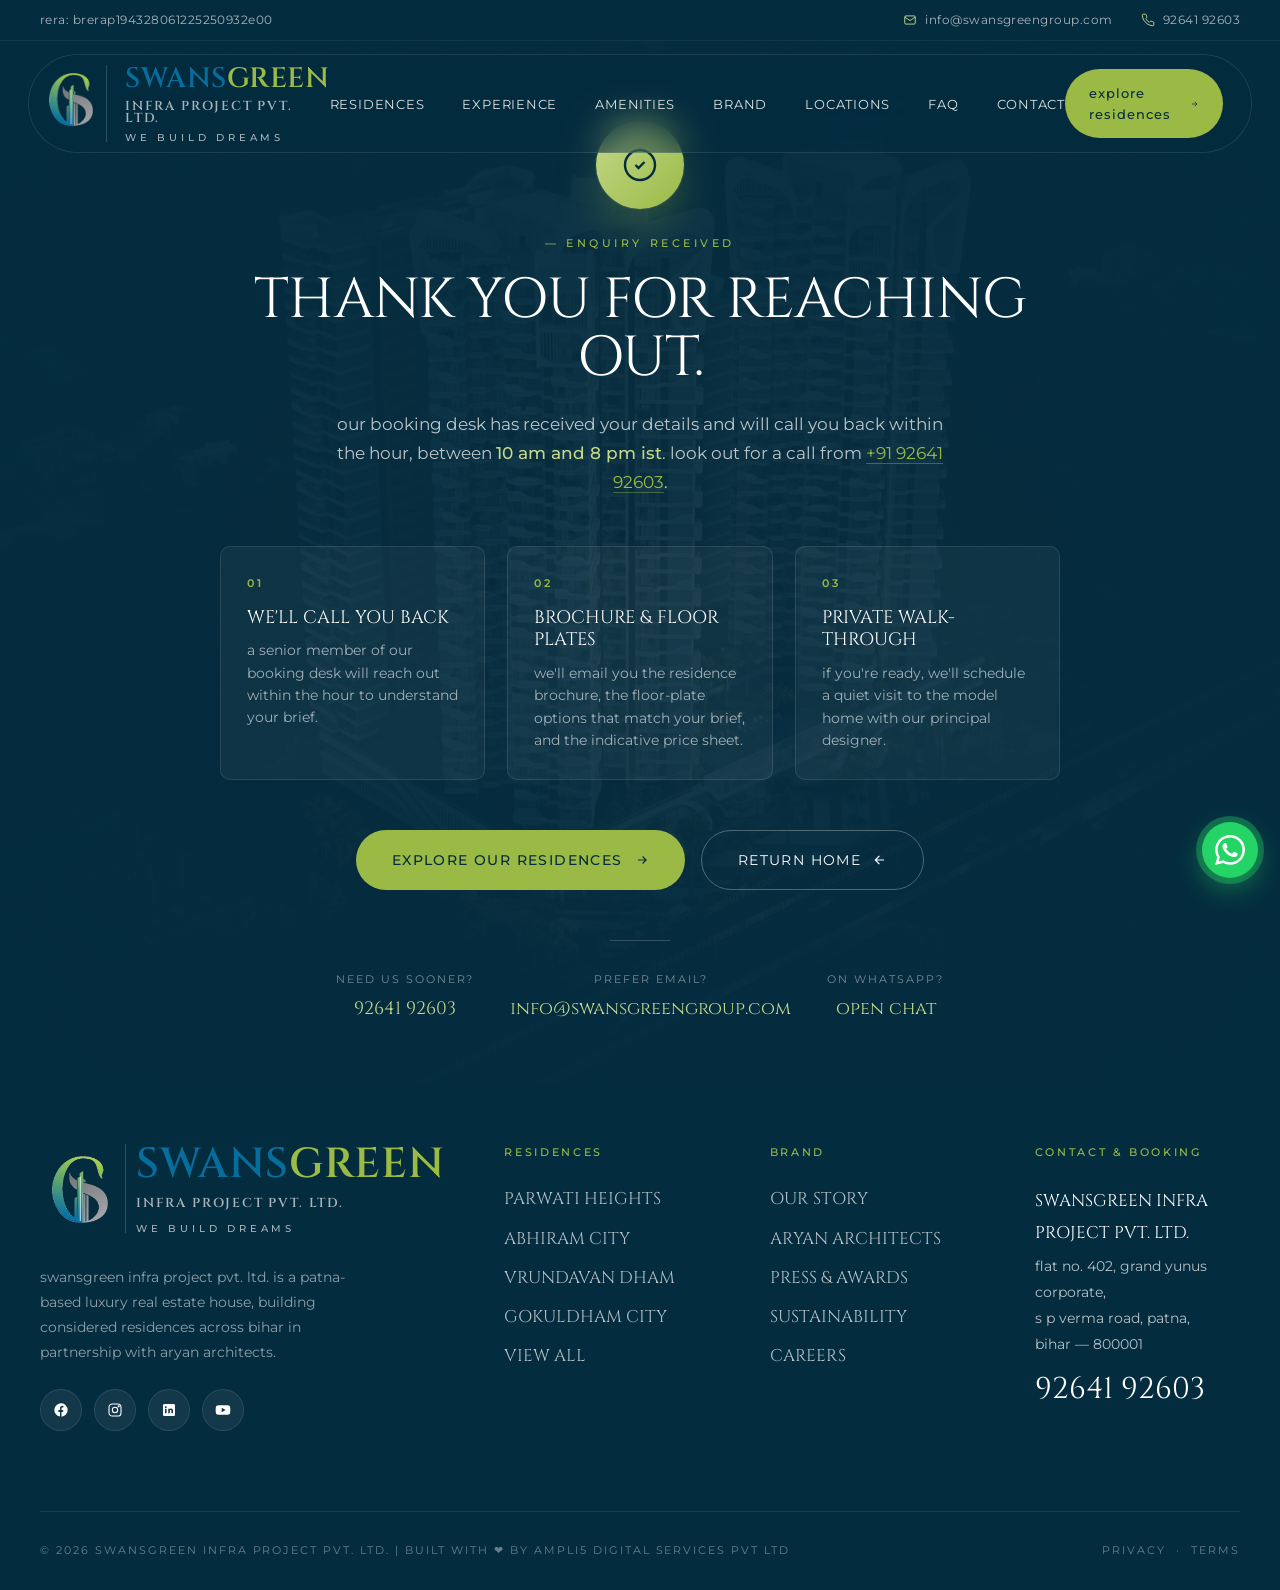
<file: thank-you.html>
<!DOCTYPE html>
<html lang="en">
<head>
<meta charset="UTF-8">
<meta name="viewport" content="width=device-width,initial-scale=1">
<title>thank you — swansgreen infra | booking desk will call shortly</title>
<meta name="description" content="Thank you for reaching out to Swansgreen Infra Project Pvt. Ltd. Our booking desk will call you within the hour to schedule your private walk-through.">
<link rel="canonical" href="https://swansgreengroup.com/thank-you.html">
<meta name="robots" content="noindex,follow">
<link rel="icon" href="assets/icon/favicon.ico" sizes="any">
<link rel="icon" type="image/png" sizes="32x32" href="assets/icon/favicon-32.png">
<link rel="icon" type="image/png" sizes="192x192" href="assets/icon/favicon-192.png">
<link rel="apple-touch-icon" href="assets/icon/apple-touch-icon.png">
<meta name="theme-color" content="#076d9c">
<link rel="preconnect" href="https://fonts.googleapis.com">
<link rel="preconnect" href="https://fonts.gstatic.com" crossorigin>
<link rel="preload" href="https://fonts.googleapis.com/css2?family=Cinzel:wght@400;500;600;700&family=Montserrat:ital,wght@0,300;0,400;0,500;0,600;0,700;1,400&family=JetBrains+Mono:wght@400;500&display=swap" as="style" onload="this.rel='stylesheet'">
<noscript><link rel="stylesheet" href="https://fonts.googleapis.com/css2?family=Cinzel:wght@400;500;600;700&family=Montserrat:ital,wght@0,300;0,400;0,500;0,600;0,700;1,400&family=JetBrains+Mono:wght@400;500&display=swap"></noscript>
<link rel="stylesheet" href="assets/css/style.css">
</head>
<body>

<!-- TOP STRIP -->
<div class="topstrip">
    <div class="container">
        <div class="topstrip-inner">
            <div class="topstrip-left">
                <span class="ts-rera">rera: brerap194328061225250932e00</span>
            </div>
            <div class="topstrip-right">
                <a href="mailto:info@swansgreengroup.com" class="ts-link">
                    <svg class="ts-ico" width="14" height="14" viewBox="0 0 24 24" fill="none" stroke="currentColor" stroke-width="1.6" aria-hidden="true"><rect x="3" y="5" width="18" height="14" rx="2"/><path d="m3 7 9 6 9-6"/></svg>
                    <span class="ts-text">info@swansgreengroup.com</span>
                </a>
                <a href="tel:+919264192603" class="ts-link">
                    <svg class="ts-ico" width="14" height="14" viewBox="0 0 24 24" fill="none" stroke="currentColor" stroke-width="1.6" aria-hidden="true"><path d="M22 16.92v3a2 2 0 0 1-2.18 2 19.79 19.79 0 0 1-8.63-3.07 19.5 19.5 0 0 1-6-6 19.79 19.79 0 0 1-3.07-8.67A2 2 0 0 1 4.11 2h3a2 2 0 0 1 2 1.72c.13.96.37 1.9.72 2.81a2 2 0 0 1-.45 2.11L8.09 9.91a16 16 0 0 0 6 6l1.27-1.27a2 2 0 0 1 2.11-.45c.91.35 1.85.59 2.81.72A2 2 0 0 1 22 16.92z"/></svg>
                    <span class="ts-text">92641 92603</span>
                </a>
            </div>
        </div>
    </div>
</div>

<!-- NAV -->
<nav class="nav scrolled">
    <div class="nav-inner">
        <a href="index.html" class="brand">
            <span class="brand-mark"><img src="assets/img/t-logo-256.webp" alt="Swansgreen Infra" width="380" height="269"></span>
            <span class="brand-text">
                <span class="bt-name"><span class="bt-blue">swans</span><span class="bt-green">green</span></span>
                <span class="bt-sub">infra project pvt. ltd.</span>
                <span class="bt-tag">we build dreams</span>
            </span>
        </a>
        <ul class="nav-menu">
            <li class="nav-menu-brand" aria-hidden="true">
                <a href="index.html" class="brand brand-mobile">
                    <span class="brand-mark"><img src="assets/img/t-logo-256.webp" alt="Swansgreen Infra" width="380" height="269"></span>
                    <span class="brand-text">
                        <span class="bt-name"><span class="bt-blue">swans</span><span class="bt-green">green</span></span>
                        <span class="bt-sub">infra project pvt. ltd.</span>
                        <span class="bt-tag">— we build dreams</span>
                    </span>
                </a>
            </li>
            <li><a href="properties.html">residences</a></li>
            <li><a href="index.html#experience">experience</a></li>
            <li><a href="index.html#amenities">amenities</a></li>
            <li><a href="index.html#story">brand</a></li>
            <li><a href="index.html#locations">locations</a></li>
            <li><a href="index.html#faq">faq</a></li>
            <li><a href="contact.html">contact</a></li>
            <li class="nav-menu-cta">
                <a href="properties.html" class="btn-gold nav-menu-book">
                    explore residences
                    <svg width="14" height="14" viewBox="0 0 24 24" fill="none" stroke="currentColor" stroke-width="2"><path d="M5 12h14m-6-6 6 6-6 6"/></svg>
                </a>
            </li>
        </ul>
        <div class="nav-cta">
            <a href="properties.html" class="btn-gold">
                explore residences
                <svg width="14" height="14" viewBox="0 0 24 24" fill="none" stroke="currentColor" stroke-width="2"><path d="M5 12h14m-6-6 6 6-6 6"/></svg>
            </a>
        </div>
        <button type="button" class="nav-toggle" aria-label="Open menu" aria-expanded="false">
            <span></span><span></span><span></span>
        </button>
    </div>
</nav>

<!-- THANK YOU -->
<section class="thanks">
    <div class="thanks-bg" aria-hidden="true">
        <img src="assets/img/parwati-cam24.webp" alt="" loading="eager" decoding="async">
    </div>
    <div class="container-tight">
        <div class="thanks-inner">
            <div class="thanks-icon" aria-hidden="true">
                <svg width="36" height="36" viewBox="0 0 24 24" fill="none" stroke="currentColor" stroke-width="1.6"><circle cx="12" cy="12" r="10"/><path d="m9 12 2 2 4-4"/></svg>
            </div>
            <span class="thanks-eyebrow">— enquiry received</span>
            <h1>thank you for reaching out.</h1>
            <p class="thanks-lead">our booking desk has received your details and will call you back within the hour, between <strong>10 am and 8 pm ist</strong>. look out for a call from <a href="tel:+919264192603">+91 92641 92603</a>.</p>

            <div class="thanks-steps">
                <div class="thanks-step">
                    <span class="ts-num">01</span>
                    <h3>we'll call you back</h3>
                    <p>a senior member of our booking desk will reach out within the hour to understand your brief.</p>
                </div>
                <div class="thanks-step">
                    <span class="ts-num">02</span>
                    <h3>brochure &amp; floor plates</h3>
                    <p>we'll email you the residence brochure, the floor-plate options that match your brief, and the indicative price sheet.</p>
                </div>
                <div class="thanks-step">
                    <span class="ts-num">03</span>
                    <h3>private walk-through</h3>
                    <p>if you're ready, we'll schedule a quiet visit to the model home with our principal designer.</p>
                </div>
            </div>

            <div class="thanks-actions">
                <a href="properties.html" class="btn-primary">
                    explore our residences
                    <svg width="14" height="14" viewBox="0 0 24 24" fill="none" stroke="currentColor" stroke-width="2"><path d="M5 12h14m-6-6 6 6-6 6"/></svg>
                </a>
                <a href="index.html" class="btn-outline">
                    return home
                    <svg width="14" height="14" viewBox="0 0 24 24" fill="none" stroke="currentColor" stroke-width="2"><path d="M19 12H5m6-7-7 7 7 7"/></svg>
                </a>
            </div>

            <div class="thanks-divider" aria-hidden="true"></div>

            <div class="thanks-meta">
                <div class="tm-row">
                    <span class="tm-lbl">need us sooner?</span>
                    <a href="tel:+919264192603" class="tm-val">92641 92603</a>
                </div>
                <div class="tm-row">
                    <span class="tm-lbl">prefer email?</span>
                    <a href="mailto:info@swansgreengroup.com" class="tm-val">info@swansgreengroup.com</a>
                </div>
                <div class="tm-row">
                    <span class="tm-lbl">on whatsapp?</span>
                    <a href="https://wa.me/919264192603" class="tm-val" target="_blank" rel="noopener">open chat</a>
                </div>
            </div>
        </div>
    </div>
</section>

<!-- FOOTER -->
<footer>
    <div class="container">
        <div class="foot-top">
            <div class="foot-brand">
                <a href="index.html" class="brand">
                    <span class="brand-mark"><img src="assets/img/t-logo-256.webp" alt="Swansgreen Infra" loading="lazy" decoding="async" width="380" height="269"></span>
                    <span class="brand-text">
                        <span class="bt-name"><span class="bt-blue">swans</span><span class="bt-green">green</span></span>
                        <span class="bt-sub">infra project pvt. ltd.</span>
                        <span class="bt-tag">we build dreams</span>
                    </span>
                </a>
                <p>swansgreen infra project pvt. ltd. is a patna-based luxury real estate house, building considered residences across bihar in partnership with aryan architects.</p>
                <div class="socials">
                    <a href="#" aria-label="Facebook"><svg width="16" height="16" viewBox="0 0 24 24" fill="currentColor"><path d="M22 12a10 10 0 1 0-11.55 9.88v-7H8v-3h2.45V9.42c0-2.42 1.45-3.76 3.66-3.76.71 0 1.45.13 1.45.13v2.4h-1.22c-1.21 0-1.59.75-1.59 1.52V12h2.7l-.43 3h-2.27v7A10 10 0 0 0 22 12z"/></svg></a>
                    <a href="#" aria-label="Instagram"><svg width="16" height="16" viewBox="0 0 24 24" fill="none" stroke="currentColor" stroke-width="1.6"><rect x="3" y="3" width="18" height="18" rx="5"/><circle cx="12" cy="12" r="4"/><circle cx="17.5" cy="6.5" r=".8" fill="currentColor"/></svg></a>
                    <a href="#" aria-label="LinkedIn"><svg width="16" height="16" viewBox="0 0 24 24" fill="currentColor"><path d="M19 3H5a2 2 0 0 0-2 2v14a2 2 0 0 0 2 2h14a2 2 0 0 0 2-2V5a2 2 0 0 0-2-2zM8.34 17H6V10h2.34zM7.17 9.07a1.36 1.36 0 1 1 0-2.72 1.36 1.36 0 0 1 0 2.72zM18 17h-2.34v-3.4c0-.92-.36-1.55-1.18-1.55-.62 0-.99.42-1.16.83-.06.15-.07.36-.07.57V17H10.9s.03-6.18 0-7h2.34v.99c.31-.48.86-1.16 2.1-1.16 1.53 0 2.66 1 2.66 3.13z"/></svg></a>
                    <a href="#" aria-label="YouTube"><svg width="16" height="16" viewBox="0 0 24 24" fill="currentColor"><path d="M23 12s0-3.4-.43-5.04a2.6 2.6 0 0 0-1.84-1.84C19.1 4.7 12 4.7 12 4.7s-7.1 0-8.73.42a2.6 2.6 0 0 0-1.84 1.84C1 8.6 1 12 1 12s0 3.4.43 5.04a2.6 2.6 0 0 0 1.84 1.84c1.63.42 8.73.42 8.73.42s7.1 0 8.73-.42a2.6 2.6 0 0 0 1.84-1.84C23 15.4 23 12 23 12zM10 15.5v-7l6 3.5z"/></svg></a>
                </div>
            </div>

            <div class="foot-col">
                <h4 class="foot-h">residences</h4>
                <ul>
                    <li><a href="property-detail.html">parwati heights</a></li>
                    <li><a href="property-detail.html">abhiram city</a></li>
                    <li><a href="property-detail.html">vrundavan dham</a></li>
                    <li><a href="property-detail.html">gokuldham city</a></li>
                    <li><a href="properties.html">view all</a></li>
                </ul>
            </div>

            <div class="foot-col">
                <h4 class="foot-h">brand</h4>
                <ul>
                    <li><a href="index.html#story">our story</a></li>
                    <li><a href="#">aryan architects</a></li>
                    <li><a href="#">press &amp; awards</a></li>
                    <li><a href="#">sustainability</a></li>
                    <li><a href="#">careers</a></li>
                </ul>
            </div>

            <div class="foot-col">
                <h4 class="foot-h">contact &amp; booking</h4>
                <address>
                    <strong>swansgreen infra project pvt. ltd.</strong>
                    flat no. 402, grand yunus corporate,<br>
                    s p verma road, patna,<br>
                    bihar — 800001
                    <a href="tel:+919264192603" class="phone">92641 92603</a>
                </address>
            </div>
        </div>

        <div class="foot-bottom">
            <span>© 2026 swansgreen infra project pvt. ltd. | built with ❤ by <a href="https://www.ampli5.digital/" target="_blank" rel="noopener">ampli5 digital services pvt ltd</a></span>
            <span><a href="#">privacy</a> &nbsp;·&nbsp; <a href="#">terms</a></span>
        </div>
    </div>
</footer>

<!-- Floating actions -->
<a href="https://wa.me/919264192603?text=Hi%20Swansgreen%2C%20I%27d%20like%20to%20know%20more%20about%20your%20residences." class="float-wa" target="_blank" rel="noopener" aria-label="Chat on WhatsApp">
    <svg width="30" height="30" viewBox="0 0 24 24" fill="currentColor" aria-hidden="true"><path d="M.057 24l1.687-6.163a11.867 11.867 0 0 1-1.587-5.946C.16 5.335 5.495 0 12.05 0a11.817 11.817 0 0 1 8.413 3.488 11.824 11.824 0 0 1 3.48 8.414c-.003 6.557-5.338 11.892-11.893 11.892a11.9 11.9 0 0 1-5.688-1.448L.057 24zm6.597-3.807c1.676.995 3.276 1.591 5.392 1.592 5.448 0 9.886-4.434 9.889-9.885.002-5.462-4.415-9.89-9.881-9.892-5.452 0-9.887 4.434-9.889 9.884-.001 2.225.651 3.891 1.746 5.634l-.999 3.648 3.742-.981zm11.387-5.464c-.074-.124-.272-.198-.57-.347-.297-.149-1.758-.868-2.031-.967-.272-.099-.47-.149-.669.149-.198.297-.768.967-.941 1.165-.173.198-.347.223-.644.074-.297-.149-1.255-.462-2.39-1.475-.883-.788-1.48-1.761-1.653-2.059-.173-.297-.018-.458.13-.606.134-.133.297-.347.446-.521.151-.172.2-.296.3-.495.099-.198.05-.372-.025-.521-.075-.149-.669-1.611-.916-2.206-.242-.579-.487-.501-.669-.51l-.57-.01c-.198 0-.52.074-.792.372s-1.04 1.016-1.04 2.479 1.065 2.876 1.213 3.074c.149.198 2.095 3.2 5.076 4.487.709.306 1.263.489 1.694.626.712.226 1.36.194 1.872.118.571-.085 1.758-.719 2.006-1.413.248-.695.248-1.29.173-1.414z"/></svg>
</a>

<script src="assets/js/main.js" defer></script>
</body>
</html>
</file>
<file: assets/css/style.css>
﻿/* ============================================================
   SWANSGREEN INFRA â€” Ultra Premium Real Estate UI
   ============================================================ */

:root{
    /* Logo-derived palette ONLY */
    --teal:#076d9c;             /* PRIMARY brand blue */
    --teal-deep:#054d6f;         /* deeper variant */
    --teal-ink:#042c3f;          /* near-black blue â€” used as ink */
    --leaf:#9aba45;              /* SECONDARY brand green */
    --leaf-deep:#7a9433;          /* deeper green */
    --leaf-soft:#c5d98c;          /* highlight green */
    --silver:#a9b3b9;            /* logo grey */
    --silver-deep:#7c8a92;        /* deeper silver */
    --silver-soft:#d6dbde;        /* light silver */
    --bone:#f3f6f7;               /* off-white from logo background */
    --paper:#e8eef0;              /* light silver tint */
    --white:#ffffff;
    --ink:var(--teal-ink);        /* primary dark â€” derived from logo */
    --line:rgba(255,255,255,.10);
    --line-dark:rgba(4,44,63,.10);
    --txt:var(--teal-ink);
    --txt-mute:#5d6e76;
    --serif:"Trajan Pro","Felix Titling","Cinzel","Cormorant Garamond",Georgia,serif;
    --display:"Trajan Pro","Felix Titling","Cinzel","Italiana","Cormorant Garamond",serif;
    --sans:"Montserrat","Inter","Manrope",-apple-system,BlinkMacSystemFont,"Segoe UI",sans-serif;
    --mono:"Montserrat",sans-serif;
    --ease:cubic-bezier(.2,.8,.2,1);
}

*,*::before,*::after{box-sizing:border-box;margin:0;padding:0}
html{scroll-behavior:smooth;-webkit-font-smoothing:antialiased;text-rendering:optimizeLegibility}
body{font-family:var(--sans);font-weight:400;font-size:16px;line-height:1.6;color:var(--txt);background:var(--bone);overflow-x:hidden}
img{max-width:100%;display:block}
a{color:inherit;text-decoration:none}
button{font:inherit;cursor:pointer;border:none;background:none;color:inherit}
::selection{background:var(--leaf);color:var(--ink)}

/* ---------- Caps-font normalization ----------
   Trajan Pro / Felix Titling / Cinzel only have uppercase glyphs and render
   "lowercase" as small-caps, which makes the first letter of each word look
   larger than the rest. Every element using --serif or --display is forced
   to uppercase so the typography is symmetric on every device. */
.hero-h1,.hero-h1 .accent,.hero-projects a,.search-cell .val,.hero-card .lbl,
.hero-card-feature .meta h4,.hero-card-feature .meta .hcf-title,
.section-head h2,.section-head h2 em,
.manifesto-copy h1,.manifesto-copy h2,.manifesto-copy h3,
.manifesto-copy h1 em,.manifesto-copy h2 em,.manifesto-copy h3 em,
.ps-title,.ps-title em,.ps-tag,.ps-stats em,
.rr-body h3,
.prop-card .meta h3,
.exp-mt-body h3,.exp-mt-body h3 em,.exp-mt-body .exp-mt-tag,
.am-item .am-name,
.loc-card h4,
.story-copy h3,.story-copy h3 em,
.vox-name,.vox-heading,.vox-heading em,
.cta-inner h2,.cta-inner h2 em,
.foot-col ul a,.foot-col address strong,
.popup-aside h3,.popup-title,.popup-success h4,
.listing-hero h1,.listing-hero h1 em,
.listing-card .lc-body h3,.listing-card .lc-body .lc-price,
.detail-hero h1,.detail-hero h1 em,
.gallery .g .g-more,
.detail-section h2,
.spec-grid .s .v,
.amen-list li,
.contact-card h3,.contact-card .contact-form-success h4,
.clients-head h2,.clients-head h2 em,.client-name,
.faq-head h2,.faq-head h2 em,.faq-q,
.contact-form-wrap h2,.contact-form-wrap h2 em,
.cir-body address strong,
.thanks h1,.thanks-step h3,
.nav-menu a{text-transform:uppercase}

/* ---------- Utility ---------- */
.container{width:100%;max-width:1480px;margin:0 auto;padding:0 40px}
.container-tight{max-width:1200px;margin:0 auto;padding:0 40px}
.muted{color:var(--txt-mute)}

/* ---------- Top Strip ---------- */
.topstrip{background:var(--ink);color:var(--silver);font-size:12px;letter-spacing:.04em;border-bottom:1px solid rgba(255,255,255,.06)}
.topstrip-inner{display:flex;align-items:center;justify-content:space-between;height:40px}
.topstrip a{transition:color .3s var(--ease)}
.topstrip a:hover{color:var(--leaf)}
.topstrip-left,.topstrip-right{display:flex;gap:28px;align-items:center}
.ts-link{display:inline-flex;align-items:center;gap:8px}
.ts-ico{flex-shrink:0;color:var(--leaf-soft);transition:color .3s var(--ease)}
.ts-link:hover .ts-ico{color:var(--leaf)}

/* ---------- Nav ---------- */
.nav{position:fixed;top:40px;left:0;right:0;z-index:90;transition:all .5s var(--ease)}
.nav.scrolled{top:0}
.nav.scrolled .nav-inner{background:rgba(4,44,63,.78);backdrop-filter:blur(24px) saturate(180%);-webkit-backdrop-filter:blur(24px) saturate(180%);border-color:rgba(255,255,255,.08)}
.nav-inner{display:flex;align-items:center;justify-content:space-between;padding:10px 28px 10px 12px;margin:14px 28px;border-radius:100px;background:rgba(4,44,63,.42);backdrop-filter:blur(18px);-webkit-backdrop-filter:blur(18px);border:1px solid rgba(255,255,255,.10);transition:all .5s var(--ease)}
.brand{display:inline-flex;align-items:start;gap:5px;color:#fff;text-decoration:none;transition:transform .5s var(--ease)}
.brand:hover{transform:translateY(-1px)}
.brand-mark{display:grid;place-items:center;width:60px;height:65px;padding:8px;position:relative;overflow:hidden;flex-shrink:0;}
.brand-mark::after{content:"";position:absolute;top:0;left:-100%;width:50%;height:100%;background:linear-gradient(90deg,transparent,rgba(155,187,70,.25),transparent);transition:left .9s var(--ease);pointer-events:none}
.brand:hover .brand-mark::after{left:120%}
.brand-mark img{display:block;width:100%;height:100%;object-fit:contain}
/* Wordmark beside the icon */
.brand-text{display:flex;flex-direction:column;gap:4px;line-height:0.9;color:#fff;padding-left:18px;border-left:1px solid rgba(255,255,255,.18)}
.brand-text .bt-name{font-family:var(--display);font-weight:600;font-size:28px;letter-spacing:.02em;line-height:1;display:flex;align-items:baseline;text-transform:uppercase}
.brand-text .bt-blue{color:#076d9c}
.brand-text .bt-green{color:#9bbb46}
.brand-text .bt-sub{font-family:var(--display);font-weight:600;font-size:13px;letter-spacing:.14em;color:var(--silver);text-transform:uppercase;margin-top:4px}
.brand-text .bt-tag{font-family:var(--sans);font-weight:500;font-size:10px;letter-spacing:.38em;color:var(--silver);text-transform:uppercase;margin-top:5px;display:flex;align-items:center;gap:8px}
/*.brand-text .bt-tag::before{content:"";width:14px;height:1px;background:var(--silver)}*/
/* Footer: bigger logo tile + larger wordmark */
footer .brand-mark{width:80px;height:80px;padding:12px;}
footer .brand-text{padding-left:10px}
footer .brand-text .bt-name{font-size:42px}
footer .brand-text .bt-sub{font-size:13px;margin-top:8px}
footer .brand-text .bt-tag{font-size:10px;margin-top:10px}
@media (max-width:1100px){
    .brand-mark{width:60px;height:60px;border-radius:14px}
    .brand-text{padding-left:14px}
    .brand-text .bt-name{font-size:22px}
    .brand-text .bt-sub{font-size:10px}
    .brand-text .bt-tag{display:none}
    footer .brand-mark{width:88px;height:88px}
    footer .brand-text .bt-name{font-size:32px}
    footer .brand-text .bt-sub{font-size:11px}
    footer .brand-text .bt-tag{display:flex}
}
@media (max-width:720px){
    .brand-mark{width:54px;height:54px;border-radius:12px;padding:6px}
    .brand-text{display:none}
    footer .brand-text{display:flex;padding-left:0;border-left:none;margin-top:14px}
}
.nav-menu{display:flex;align-items:center;gap:38px;list-style:none}
.nav-menu-brand,.nav-menu-cta{display:none}
.nav-menu a{color:rgba(255,255,255,.86);font-size:13px;letter-spacing:.06em;font-weight:400;position:relative;padding:6px 0;transition:color .3s var(--ease)}
.nav-menu a::before{content:"";position:absolute;bottom:0;left:50%;width:0;height:1px;background:var(--leaf);transition:all .35s var(--ease);transform:translateX(-50%)}
.nav-menu a:hover{color:#fff}
.nav-menu a:hover::before{width:100%}
.nav-cta{display:flex;align-items:center;gap:14px}
.nav-toggle{display:none;width:44px;height:44px;border-radius:50%;background:rgba(255,255,255,.08);border:1px solid rgba(255,255,255,.16);flex-direction:column;justify-content:center;align-items:center;gap:5px;padding:0;flex-shrink:0;position:relative;z-index:101;transition:all .35s var(--ease)}
.nav-toggle:hover{background:rgba(255,255,255,.14);border-color:rgba(255,255,255,.28)}
.nav-toggle.open{background:rgba(255,255,255,.18);border-color:rgba(255,255,255,.36)}
.nav-toggle span{display:block;width:18px;height:1.5px;background:#fff;transition:transform .35s var(--ease),opacity .25s var(--ease)}
.nav-toggle.open span:nth-child(1){transform:translateY(6.5px) rotate(45deg)}
.nav-toggle.open span:nth-child(2){opacity:0;transform:scaleX(0)}
.nav-toggle.open span:nth-child(3){transform:translateY(-6.5px) rotate(-45deg)}
body.menu-open{overflow:hidden}
.btn-ghost{display:inline-flex;align-items:center;gap:10px;padding:13px 22px;border:1px solid rgba(255,255,255,.18);border-radius:100px;color:#fff;font-size:13px;letter-spacing:.06em;transition:all .35s var(--ease)}
.btn-ghost:hover{background:#fff;color:var(--ink);border-color:#fff}
.btn-gold{display:inline-flex;align-items:center;gap:10px;padding:14px 24px;background:var(--leaf);color:var(--ink);font-weight:500;font-size:13px;letter-spacing:.08em;border-radius:100px;transition:all .35s var(--ease);position:relative;overflow:hidden}
.btn-gold:hover{background:var(--leaf-soft);transform:translateY(-2px);box-shadow:0 14px 34px rgba(155,187,70,.35)}
.btn-gold svg{transition:transform .35s var(--ease)}
.btn-gold:hover svg{transform:translateX(3px)}

/* ---------- HERO (legacy variant) ---------- */
.hero{position:relative;min-height:100vh;background:#000;color:#fff;overflow:hidden;padding:200px 0 80px}
.hero-bg{position:absolute;inset:0;z-index:0}
.hero-bg video,.hero-bg img{width:100%;height:100%;object-fit:cover;filter:brightness(.55) contrast(1.05)}
.hero-bg::after{content:"";position:absolute;inset:0;background:linear-gradient(180deg,rgba(4,44,63,.45) 0%,rgba(4,44,63,.35) 35%,rgba(4,44,63,.92) 100%),radial-gradient(ellipse at 30% 50%,transparent 0%,rgba(4,44,63,.4) 80%)}

/* ---------- HERO — Full-screen Cinematic Video Only ---------- */
.hero-video-only{position:relative;width:100%;height:100vh;height:100svh;min-height:600px;padding:0;background:#000;overflow:hidden}
.hero-video-only::after{content:"";position:absolute;inset:0;background:linear-gradient(180deg,rgba(0,0,0,.18) 0%,transparent 30%,transparent 70%,rgba(4,44,63,.55) 100%);pointer-events:none;z-index:1}
/* Video plays directly */
.hero-video{position:absolute;inset:0;width:100%;height:100%;object-fit:cover;display:block;z-index:0}
.visually-hidden{position:absolute!important;width:1px;height:1px;padding:0;margin:-1px;overflow:hidden;clip:rect(0,0,0,0);white-space:nowrap;border:0}
.hero-scroll{position:absolute;left:50%;bottom:36px;transform:translateX(-50%);z-index:3;display:flex;flex-direction:column;align-items:center;gap:14px;color:#fff;text-decoration:none;transition:transform .4s var(--ease)}
.hero-scroll:hover{transform:translateX(-50%) translateY(-3px)}
.hero-scroll-line{width:1px;height:60px;background:linear-gradient(180deg,rgba(255,255,255,.6) 0%,transparent 100%);position:relative;overflow:hidden}
.hero-scroll-line::after{content:"";position:absolute;top:-100%;left:0;right:0;height:50%;background:linear-gradient(180deg,transparent,var(--leaf));animation:scrollDownCue 2.4s ease-in-out infinite}
@keyframes scrollDownCue{to{top:120%}}
.hero-scroll-label{font-family:var(--mono);font-size:10px;letter-spacing:.42em;text-transform:uppercase;color:rgba(255,255,255,.85);font-weight:500}
.hero-grid{position:relative;z-index:2;display:grid;grid-template-columns:1.4fr 1fr;gap:60px;align-items:end;min-height:calc(100vh - 280px)}
.hero-lead .eyebrow{display:inline-flex;align-items:center;gap:14px;margin-bottom:32px}
.hero-lead .eyebrow::before{content:"";width:48px;height:1px;background:var(--leaf)}
.hero-h1{font-family:var(--display);font-size:clamp(44px,6.8vw,118px);line-height:.92;font-weight:400;letter-spacing:-.02em;margin-bottom:32px;text-transform:uppercase}
.hero-h1 .accent{font-family:var(--serif);font-style:italic;font-weight:300;color:var(--leaf);display:block}
.hero-h1 .line{display:block;overflow:hidden}
.hero-sub{max-width:520px;color:rgba(255,255,255,.72);font-size:17px;line-height:1.7;margin-bottom:40px;letter-spacing:.01em}
.hero-actions{display:flex;gap:14px;align-items:center;margin-bottom:56px;flex-wrap:wrap}
.hero-projects{list-style:none;display:flex;flex-wrap:wrap;gap:0;border-top:1px solid rgba(255,255,255,.12);padding-top:28px;max-width:760px}
.hero-projects li{flex:1;min-width:180px;display:flex;flex-direction:column;gap:10px;padding:0 22px;border-right:1px solid rgba(255,255,255,.10);position:relative}
.hero-projects li:first-child{padding-left:0}
.hero-projects li:last-child{border-right:none}
.hero-projects .hp-dot{width:7px;height:7px;border-radius:50%;background:var(--leaf);box-shadow:0 0 0 5px rgba(155,187,70,.18)}
.hero-projects a{font-family:var(--serif);font-size:18px;color:#fff;letter-spacing:.005em;transition:color .3s var(--ease)}
.hero-projects a:hover{color:var(--leaf-soft)}
.hero-projects .hp-tag{font-family:var(--mono);font-size:10px;letter-spacing:.2em;color:rgba(255,255,255,.5);text-transform:uppercase}

/* Smart Search */
.smart-search{position:relative;z-index:3;background:rgba(255,255,255,.06);backdrop-filter:blur(28px) saturate(160%);-webkit-backdrop-filter:blur(28px) saturate(160%);border:1px solid rgba(255,255,255,.14);border-radius:24px;padding:14px;display:grid;grid-template-columns:1.2fr 1fr 1fr auto;gap:8px;max-width:760px;box-shadow:0 30px 80px rgba(0,0,0,.45)}
.search-cell{padding:14px 18px;border-radius:14px;transition:background .3s var(--ease);cursor:pointer}
.search-cell:hover{background:rgba(255,255,255,.06)}
.search-cell .lbl{font-family:var(--mono);font-size:10px;letter-spacing:.24em;text-transform:uppercase;color:rgba(255,255,255,.55);margin-bottom:6px}
.search-cell .val{font-family:var(--serif);font-size:18px;font-weight:400;color:#fff;display:flex;align-items:center;gap:10px}
.search-cell .val svg{width:14px;height:14px;opacity:.6}
.search-cell + .search-cell{border-left:1px solid rgba(255,255,255,.08)}
.search-go{align-self:stretch;background:var(--leaf);color:var(--ink);border-radius:14px;display:grid;place-items:center;width:62px;transition:all .35s var(--ease)}
.search-go:hover{background:#fff;transform:scale(1.04)}

/* Hero side card */
.hero-side{position:relative;display:flex;flex-direction:column;gap:20px;justify-content:flex-end}
.hero-card{background:rgba(255,255,255,.05);backdrop-filter:blur(24px);-webkit-backdrop-filter:blur(24px);border:1px solid rgba(255,255,255,.1);border-radius:22px;padding:24px;transition:all .5s var(--ease);position:relative;overflow:hidden}
.hero-card:hover{background:rgba(255,255,255,.08);transform:translateY(-4px)}
.hero-card::before{content:"";position:absolute;top:0;left:0;right:0;height:1px;background:linear-gradient(90deg,transparent,rgba(201,169,97,.6),transparent)}
.hero-card .num{font-family:var(--display);font-size:64px;line-height:1;color:var(--leaf)}
.hero-card .num sup{font-size:24px;vertical-align:top;color:var(--leaf);margin-left:4px}
.hero-card .lbl{font-family:var(--serif);font-size:18px;color:#fff;margin-top:8px}
.hero-card .desc{font-size:13px;color:rgba(255,255,255,.55);margin-top:6px;line-height:1.5}
.hero-card-feature{padding:0;background:transparent;border:none;border-radius:22px;overflow:hidden;height:280px;position:relative}
.hero-card-feature img{width:100%;height:100%;object-fit:cover;transition:transform 1.2s var(--ease)}
.hero-card-feature:hover img{transform:scale(1.06)}
.hero-card-feature::after{content:"";position:absolute;inset:0;background:linear-gradient(0deg,rgba(0,0,0,.85),transparent 60%);pointer-events:none}
.hero-card-feature .meta{position:absolute;left:24px;right:24px;bottom:24px;z-index:2;color:#fff}
.hero-card-feature .meta .pill{display:inline-block;padding:5px 12px;background:rgba(155,187,70,.85);border-radius:100px;font-family:var(--mono);font-size:10px;letter-spacing:.2em;text-transform:uppercase;margin-bottom:12px}
.hero-card-feature .meta h4,.hero-card-feature .meta .hcf-title{font-family:var(--serif);font-size:24px;font-weight:400;margin-bottom:4px;color:#fff}
.hero-card-feature .meta p{font-size:12px;color:rgba(255,255,255,.7);font-family:var(--mono);letter-spacing:.1em}

/* Hero floating side */
.hero-marquee{position:absolute;left:40px;right:40px;bottom:30px;display:flex;justify-content:space-between;align-items:center;color:rgba(255,255,255,.5);font-family:var(--mono);font-size:10px;letter-spacing:.32em;text-transform:uppercase;z-index:2}
.scroll-cue{display:flex;align-items:center;gap:10px}
.scroll-cue .line{width:1px;height:38px;background:linear-gradient(180deg,var(--leaf) 0%,transparent 100%);position:relative;overflow:hidden}
.scroll-cue .line::after{content:"";position:absolute;top:-100%;left:0;right:0;height:50%;background:linear-gradient(180deg,transparent,#fff);animation:scrollDown 2.4s ease-in-out infinite}
@keyframes scrollDown{to{top:120%}}

/* ---------- Section Defaults ---------- */
section{position:relative;padding:50px 0}
.section-head{display:flex;align-items:flex-end;justify-content:space-between;gap:60px;margin-bottom:20px}
.section-head .left{max-width:680px}
.section-head h2{font-family:var(--serif);font-size:clamp(32px,4.2vw,62px);line-height:1.04;font-weight:300;color:var(--ink);letter-spacing:-.015em;margin-top:18px;text-transform:uppercase}
.section-head h2 em{font-family:var(--display);color:var(--leaf);font-style:normal;font-weight:400}
.section-head .right{max-width:380px;color:var(--txt-mute);font-size:15px;line-height:1.7;padding-bottom:8px}

/* ---------- Brand intro / Manifesto ---------- */
.manifesto{background:var(--bone);position:relative}
.manifesto::before{display:none}
.manifesto-copy{position:relative;isolation:isolate}
.manifesto-copy::before{content:"";position:absolute;top:50%;left:50%;transform:translate(-50%,-50%);width:100%;height:clamp(520px,46vw,820px);background:url("../img/logo-256.webp") no-repeat center/contain;opacity:.07;pointer-events:none;z-index:-1}
.manifesto-grid{display:grid;grid-template-columns:1fr 1.1fr;gap:90px;align-items:center;position:relative;z-index:2}
.manifesto-vis{position:relative}
.manifesto-vis .a{width:100%;aspect-ratio:4/5;border-radius:6px;overflow:hidden;box-shadow:0 40px 80px rgba(4,44,63,.18)}
.manifesto-vis .a img{width:100%;height:100%;object-fit:cover}
.manifesto-vis .b{position:absolute;right:-60px;bottom:-50px;width:54%;aspect-ratio:1;border-radius:6px;overflow:hidden;box-shadow:0 30px 60px rgba(4,44,63,.22);border:6px solid var(--bone)}
.manifesto-vis .b img{width:100%;height:100%;object-fit:cover}
.manifesto-vis .badge{position:absolute;top:-30px;left:-30px;width:140px;height:140px;border-radius:50%;background:var(--ink);color:#fff;display:grid;place-items:center;text-align:center;font-family:var(--mono);font-size:10px;letter-spacing:.24em;line-height:1.4;box-shadow:0 20px 40px rgba(4,44,63,.3)}
.manifesto-vis .badge strong{display:block;font-family:var(--display);font-size:38px;color:var(--leaf);font-weight:400;letter-spacing:0;margin-top:6px}
.manifesto-copy h1,.manifesto-copy h2,.manifesto-copy h3{font-family:var(--serif);font-size:clamp(28px,3.6vw,52px);font-weight:300;line-height:1.08;color:var(--ink);margin:24px 0 32px;letter-spacing:-.012em;text-transform:uppercase}
.manifesto-copy h1 em,.manifesto-copy h2 em,.manifesto-copy h3 em{font-family:var(--display);color:var(--teal);font-style:normal}
.manifesto-copy p{color:var(--txt-mute);font-size:16px;line-height:1.8;max-width:520px;margin-bottom:18px}
.manifesto-stats{display:grid;grid-template-columns:repeat(3,1fr);gap:18px;margin-top:40px;padding-top:0;border-top:none;position:relative}
.manifesto-stats .s{position:relative;padding:28px 22px 24px;background:#fff;border:1px solid var(--line-dark);border-radius:12px;overflow:hidden;transition:transform .45s var(--ease),box-shadow .45s var(--ease),border-color .45s var(--ease)}
.manifesto-stats .s::before{content:"";position:absolute;top:0;left:0;right:0;height:3px;background:linear-gradient(90deg,var(--teal),var(--leaf));transform:scaleX(.3);transform-origin:left;transition:transform .55s var(--ease)}
.manifesto-stats .s::after{content:"";position:absolute;top:-40px;right:-40px;width:140px;height:140px;border-radius:50%;background:radial-gradient(circle,rgba(7,109,156,.08),transparent 70%);opacity:0;transition:opacity .5s var(--ease);pointer-events:none}
.manifesto-stats .s:nth-child(2)::after{background:radial-gradient(circle,rgba(154,186,69,.10),transparent 70%)}
.manifesto-stats .s:nth-child(3)::after{background:radial-gradient(circle,rgba(7,109,156,.08),transparent 70%)}
.manifesto-stats .s:hover{transform:translateY(-4px);box-shadow:0 20px 40px -18px rgba(0,0,0,.18);border-color:transparent}
.manifesto-stats .s:hover::before{transform:scaleX(1)}
.manifesto-stats .s:hover::after{opacity:1}
.manifesto-stats .s .n{font-family:var(--display);font-size:48px;color:var(--teal);line-height:1;font-weight:600;letter-spacing:-.01em;display:inline-flex;align-items:flex-start}
.manifesto-stats .s:nth-child(2) .n{color:var(--leaf)}
.manifesto-stats .s .n sup{color:var(--leaf);font-size:18px;vertical-align:top;margin-left:2px;font-weight:500}
.manifesto-stats .s:nth-child(2) .n sup{color:var(--teal)}
.manifesto-stats .s .l{font-family:var(--display);font-size:13px;letter-spacing:.1em;text-transform:uppercase;color:var(--ink);margin-top:14px;font-weight:600;position:relative;padding-bottom:12px}
.manifesto-stats .s .l::after{content:"";position:absolute;left:0;bottom:0;width:28px;height:2px;background:var(--leaf);transition:width .4s var(--ease)}
.manifesto-stats .s:nth-child(2) .l::after{background:var(--teal)}
.manifesto-stats .s:hover .l::after{width:48px}
.manifesto-stats .s .d{font-family:var(--sans);font-size:12.5px;line-height:1.55;color:var(--txt-mute);margin-top:10px;max-width:240px}

/* ---------- Projects Showcase — editorial alternating spread ---------- */
.projects-showcase{position:relative;background:var(--bone);padding:50px 0 50px;overflow:hidden}
.projects-showcase .ps-bg-grid{display:none}
.projects-showcase::before{display:none}

.ps-list{position:relative;z-index:2;display:flex;flex-direction:column;gap:20px;margin-top:20px}

.ps-feature{position:relative;display:grid;grid-template-columns:1.05fr 1fr;gap:80px;align-items:center;padding:20px 0;text-decoration:none;color:inherit;isolation:isolate}
.ps-feature.flip{grid-template-columns:1fr 1.05fr}
.ps-feature.flip .ps-visual{order:2}
.ps-feature.flip .ps-content{order:1;padding-left:0;padding-right:30px;text-align:right}
.ps-feature.flip .ps-stats{justify-content:flex-end}
.ps-feature.flip .ps-cta{justify-content:flex-end}

/* Big ghost number behind everything */
.ps-bignum{position:absolute;font-family:var(--display);font-size:clamp(220px,30vw,460px);line-height:.75;font-weight:400;color:transparent;-webkit-text-stroke:1.5px rgba(4,44,63,.10);letter-spacing:-.04em;z-index:0;pointer-events:none;top:50%;transform:translateY(-50%);transition:all 1s var(--ease)}
.ps-feature:not(.flip) .ps-bignum{right:-2vw}
.ps-feature.flip .ps-bignum{left:-2vw}
.ps-feature:hover .ps-bignum{-webkit-text-stroke-color:rgba(155,187,70,.32);transform:translateY(-50%) scale(1.04)}

/* Visual / image side */
.ps-visual{position:relative;z-index:2;padding:30px 0}
.ps-img-wrap{position:relative;width:100%;aspect-ratio:5/4;border-radius:6px;overflow:hidden;background:#000;box-shadow:0 30px 70px rgba(4,44,63,.18);transform-origin:center}
.ps-img-wrap::before{content:"";position:absolute;inset:0;background:linear-gradient(135deg,rgba(7,109,156,.30) 0%,transparent 35%,transparent 65%,rgba(155,187,70,.30) 100%);z-index:2;opacity:0;transition:opacity .7s var(--ease);mix-blend-mode:overlay}
.ps-feature:hover .ps-img-wrap::before{opacity:1}
.ps-img-wrap::after{content:"";position:absolute;inset:0;background:linear-gradient(180deg,transparent 60%,rgba(4,44,63,.5) 100%);z-index:2;opacity:.7}
.ps-img-wrap img{width:100%;height:100%;object-fit:cover;transition:transform 1.6s var(--ease),filter .9s var(--ease);filter:saturate(.9)}
.ps-feature:hover .ps-img-wrap img{transform:scale(1.08);filter:saturate(1.1)}

/* Decorative corner brackets that slide on hover */
.ps-img-corner{position:absolute;width:40px;height:40px;z-index:3;pointer-events:none;opacity:0;transition:all .55s var(--ease)}
.ps-img-corner-tl{top:18px;left:18px;border-top:2px solid var(--leaf);border-left:2px solid var(--leaf);transform:translate(8px,8px)}
.ps-img-corner-br{bottom:18px;right:18px;border-bottom:2px solid var(--leaf);border-right:2px solid var(--leaf);transform:translate(-8px,-8px)}
.ps-feature:hover .ps-img-corner{opacity:1;transform:translate(0,0)}

/* Vertical label */
.ps-vlabel{position:absolute;font-family:var(--mono);font-size:10px;letter-spacing:.42em;color:var(--silver-deep);text-transform:uppercase;writing-mode:vertical-rl;transform:rotate(180deg);top:50%;display:flex;align-items:center;gap:14px;transition:color .5s var(--ease)}
.ps-feature:not(.flip) .ps-vlabel{right:-30px;transform:translateY(-50%) rotate(180deg)}
.ps-feature.flip .ps-vlabel{left:-30px;transform:translateY(-50%) rotate(180deg)}
.ps-vlabel::before,.ps-vlabel::after{content:"";display:block;width:1px;height:24px;background:currentColor}
.ps-feature:hover .ps-vlabel{color:var(--leaf-deep)}

/* Content side */
.ps-content{position:relative;z-index:2;padding-left:30px}
.ps-status{display:inline-flex;align-items:center;gap:10px;padding:7px 16px;border:1px solid var(--line-dark);border-radius:100px;font-family:var(--mono);font-size:10px;letter-spacing:.22em;text-transform:uppercase;color:var(--txt-mute);font-weight:500;margin-bottom:24px;transition:all .4s var(--ease)}
.ps-status .dot{width:7px;height:7px;border-radius:50%;background:var(--leaf);box-shadow:0 0 0 4px rgba(155,187,70,.18);animation:pulseDot 2s infinite}
.ps-status-live{border-color:var(--leaf);color:var(--leaf-deep)}
.ps-feature:hover .ps-status{border-color:var(--ink);color:var(--ink)}

.ps-title{font-family:var(--serif);font-size:clamp(38px,4.6vw,68px);font-weight:300;letter-spacing:-.015em;line-height:.98;color:var(--ink);margin-bottom:18px;position:relative}
.ps-title em{font-family:var(--display);font-style:normal;font-weight:400;color:var(--teal-deep);transition:color .5s var(--ease)}
.ps-feature:hover .ps-title em{color:var(--leaf-deep)}

.ps-tag{font-size:16px;color:var(--txt-mute);line-height:1.7;max-width:440px;margin-bottom:36px;font-family:var(--serif);font-style:italic;font-weight:400}
.ps-feature.flip .ps-tag{margin-left:auto}

.ps-stats{list-style:none;display:flex;gap:0;margin-bottom:40px;border-top:1px solid var(--line-dark);border-bottom:1px solid var(--line-dark);padding:18px 0}
.ps-stats li{flex:1;display:flex;flex-direction:column;gap:6px;padding:0 18px;border-right:1px solid var(--line-dark);min-width:0}
.ps-stats li:first-child{padding-left:0}
.ps-stats li:last-child{border-right:none;padding-right:0}
.ps-stats em{font-style:normal;font-family:var(--serif);font-size:22px;font-weight:500;color:var(--ink);letter-spacing:-.005em;line-height:1;white-space:nowrap;overflow:hidden;text-overflow:ellipsis}
.ps-stats span{font-family:var(--mono);font-size:10px;letter-spacing:.2em;color:var(--txt-mute);text-transform:uppercase}

.ps-cta{display:inline-flex;align-items:center;gap:14px;font-family:var(--mono);font-size:11px;letter-spacing:.24em;text-transform:uppercase;color:var(--ink);padding-bottom:6px;position:relative;font-weight:500}
.ps-cta::after{content:"";position:absolute;bottom:0;left:0;right:0;height:1px;background:var(--ink);transform-origin:left;transition:transform .6s var(--ease),background-color .4s var(--ease)}
.ps-feature.flip .ps-cta::after{transform-origin:right}
.ps-feature:hover .ps-cta::after{background:var(--leaf-deep);transform:scaleX(.4)}
.ps-feature:hover .ps-cta{color:var(--leaf-deep)}
.ps-cta svg{transition:transform .5s var(--ease)}
.ps-feature:hover .ps-cta svg{transform:translateX(8px)}

/* Reveal staggered animation per feature */
.ps-feature.reveal .ps-visual,.ps-feature.reveal .ps-content>*{opacity:0;transform:translateY(40px);transition:opacity .9s var(--ease),transform .9s var(--ease)}
.ps-feature.reveal .ps-content>:nth-child(1){transition-delay:.05s}
.ps-feature.reveal .ps-content>:nth-child(2){transition-delay:.12s}
.ps-feature.reveal .ps-content>:nth-child(3){transition-delay:.20s}
.ps-feature.reveal .ps-content>:nth-child(4){transition-delay:.28s}
.ps-feature.reveal .ps-content>:nth-child(5){transition-delay:.36s}
.ps-feature.reveal.in .ps-visual,.ps-feature.reveal.in .ps-content>*{opacity:1;transform:translateY(0)}

/* Image clip-path entry */
.ps-feature.reveal .ps-img-wrap{clip-path:inset(0 50% 0 50%);transition:clip-path 1.2s var(--ease)}
.ps-feature.reveal.in .ps-img-wrap{clip-path:inset(0 0 0 0)}
.ps-feature.flip.reveal .ps-img-wrap{clip-path:inset(50% 0 50% 0)}
.ps-feature.flip.reveal.in .ps-img-wrap{clip-path:inset(0 0 0 0)}

/* Big number reveal */
.ps-feature.reveal .ps-bignum{opacity:0;transform:translateY(-50%) translateX(40px)}
.ps-feature.flip.reveal .ps-bignum{transform:translateY(-50%) translateX(-40px)}
.ps-feature.reveal.in .ps-bignum{opacity:1;transform:translateY(-50%);transition:opacity 1.4s var(--ease),transform 1.4s var(--ease),-webkit-text-stroke-color .8s var(--ease)}

@media (max-width:1100px){
    .ps-feature,.ps-feature.flip{grid-template-columns:1fr;gap:30px;padding:30px 0}
    .ps-feature.flip .ps-visual{order:0}
    .ps-feature.flip .ps-content{order:1;padding-right:0;text-align:left}
    .ps-feature.flip .ps-stats,.ps-feature.flip .ps-cta{justify-content:flex-start}
    .ps-content,.ps-feature.flip .ps-content{padding:0}
    .ps-feature.flip .ps-tag{margin-left:0}
    .ps-vlabel{display:none}
    .ps-bignum,.ps-feature.flip .ps-bignum{font-size:160px;top:-30px;right:-10px;left:auto;transform:none}
    .ps-feature.reveal .ps-bignum,.ps-feature.flip.reveal .ps-bignum{transform:translateX(20px)}
    .ps-feature.reveal.in .ps-bignum{transform:translateX(0)}
}
@media (max-width:720px){
    .projects-showcase{padding:80px 0 40px}
    .ps-list{gap:30px}
    .ps-stats{flex-wrap:wrap;gap:14px;padding:14px 0}
    .ps-stats li{flex:1 1 calc(50% - 7px);border-right:none;padding:0}
    .ps-title{font-size:42px}
    .ps-bignum{font-size:120px}
}

/* ---------- Projects Roster (editorial - legacy) ---------- */
.projects-roster{background:var(--bone);position:relative}
.roster-list{border-top:1px solid var(--line-dark)}
.roster-row{display:grid;grid-template-columns:60px 220px 1.6fr 1fr 60px;align-items:center;gap:32px;padding:28px 8px;border-bottom:1px solid var(--line-dark);transition:all .5s var(--ease);position:relative;overflow:hidden}
.roster-row::before{content:"";position:absolute;inset:0;background:var(--ink);transform:translateY(101%);transition:transform .55s var(--ease);z-index:0}
.roster-row:hover::before{transform:translateY(0)}
.roster-row>*{position:relative;z-index:2;transition:color .4s var(--ease)}
.roster-row:hover{padding-left:24px;padding-right:0}
.roster-row:hover .rr-num,.roster-row:hover .rr-meta,.roster-row:hover .rr-body p{color:rgba(255,255,255,.6)}
.roster-row:hover .rr-body h3{color:#fff}
.roster-row:hover .rr-meta em{color:var(--leaf-soft)}
.roster-row:hover .rr-cta{background:var(--leaf);color:var(--ink);transform:rotate(-45deg);border-color:var(--leaf)}
.roster-row:hover .rr-img{transform:scale(.96)}
.rr-num{font-family:var(--mono);font-size:13px;letter-spacing:.18em;color:var(--silver-deep)}
.rr-img{width:220px;height:140px;border-radius:6px;overflow:hidden;background:#000;transition:transform .55s var(--ease)}
.rr-img img{width:100%;height:100%;object-fit:cover;transition:transform 1.2s var(--ease)}
.roster-row:hover .rr-img img{transform:scale(1.08)}
.rr-body{display:flex;flex-direction:column;gap:8px}
.rr-tag{display:inline-flex;align-items:center;gap:8px;align-self:flex-start;font-family:var(--mono);font-size:10px;letter-spacing:.22em;text-transform:uppercase;color:var(--leaf-deep);padding:4px 0}
.rr-tag .dot{width:6px;height:6px;border-radius:50%;background:var(--leaf);box-shadow:0 0 0 4px rgba(155,187,70,.18)}
.rr-tag-mute{color:var(--silver-deep)}
.rr-body h3{font-family:var(--serif);font-size:32px;font-weight:400;letter-spacing:-.01em;color:var(--ink);line-height:1.05;text-transform:uppercase}
.rr-body p{font-size:14px;color:var(--txt-mute);font-family:var(--sans)}
.rr-meta{display:flex;gap:32px;justify-content:flex-end;color:var(--txt-mute);font-family:var(--mono);font-size:10px;letter-spacing:.2em;text-transform:uppercase;text-align:right}
.rr-meta .rr-spec{display:flex;flex-direction:column;gap:4px}
.rr-meta em{font-style:normal;font-family:var(--serif);font-size:22px;color:var(--ink);letter-spacing:0;text-transform:none;font-weight:400}
.rr-cta{width:50px;height:50px;border-radius:50%;border:1px solid var(--line-dark);display:grid;place-items:center;color:var(--ink);justify-self:end;transition:all .45s var(--ease)}
@media (max-width:1100px){
    .roster-row{grid-template-columns:40px 160px 1fr 50px;gap:20px}
    .rr-meta{display:none}
    .rr-img{width:160px;height:110px}
    .rr-body h3{font-size:28px}
}
@media (max-width:720px){
    .roster-row{grid-template-columns:1fr 50px;gap:16px;padding:22px 0}
    .roster-row:hover{padding-left:0}
    .rr-num,.rr-img{display:none}
    .rr-body h3{font-size:24px}
}

/* ---------- Featured Properties (Asymmetric) ---------- */
.properties{background:var(--ink);color:#fff;overflow:hidden}
.properties .section-head h2{color:#fff}
.properties .section-head .right{color:rgba(255,255,255,.6)}
.prop-grid{display:grid;grid-template-columns:1.5fr 1fr 1fr;grid-template-rows:auto auto;gap:24px;grid-template-areas:"hero one two" "hero three four"}
.prop-card{position:relative;border-radius:8px;overflow:hidden;background:#000;cursor:pointer;transition:transform .6s var(--ease)}
.prop-card:hover{transform:translateY(-6px)}
.prop-card .img{position:absolute;inset:0;width:100%;height:100%;overflow:hidden}
.prop-card .img img{width:100%;height:100%;object-fit:cover;transition:transform 1.4s var(--ease);filter:brightness(.86)}
.prop-card:hover .img img{transform:scale(1.06);filter:brightness(.95)}
.prop-card .img::after{content:"";position:absolute;inset:0;background:linear-gradient(180deg,rgba(0,0,0,.05) 30%,rgba(0,0,0,.85) 100%)}
.prop-card .meta{position:absolute;left:28px;right:28px;bottom:28px;z-index:2}
.prop-card .meta .pill{display:inline-flex;align-items:center;gap:8px;padding:6px 14px;background:rgba(255,255,255,.12);backdrop-filter:blur(12px);-webkit-backdrop-filter:blur(12px);border:1px solid rgba(255,255,255,.18);border-radius:100px;font-family:var(--mono);font-size:10px;letter-spacing:.2em;text-transform:uppercase;color:#fff;margin-bottom:14px}
.prop-card .meta .pill .dot{width:6px;height:6px;border-radius:50%;background:var(--leaf)}
.prop-card .meta h3{font-family:var(--serif);font-size:26px;font-weight:400;letter-spacing:-.005em;margin-bottom:6px;text-transform:uppercase}
.prop-card .meta .loc{font-family:var(--mono);font-size:11px;letter-spacing:.18em;color:rgba(255,255,255,.6);text-transform:uppercase}
.prop-card .meta .specs{display:flex;gap:24px;margin-top:18px;color:rgba(255,255,255,.78);font-size:13px}
.prop-card .meta .specs span{display:inline-flex;align-items:center;gap:6px}
.prop-card.hero{grid-area:hero;min-height:760px}
.prop-card.hero .meta h3{font-size:40px}
.prop-card.hero .meta .pill{background:rgba(155,187,70,.85);border-color:transparent}
.prop-card.s1{grid-area:one}
.prop-card.s2{grid-area:two}
.prop-card.s3{grid-area:three}
.prop-card.s4{grid-area:four}
.prop-card:not(.hero){min-height:368px}
.prop-card .corner-cta{position:absolute;top:24px;right:24px;width:48px;height:48px;border-radius:50%;background:rgba(255,255,255,.1);backdrop-filter:blur(12px);-webkit-backdrop-filter:blur(12px);border:1px solid rgba(255,255,255,.18);display:grid;place-items:center;color:#fff;z-index:2;transition:all .4s var(--ease)}
.prop-card:hover .corner-cta{background:var(--leaf);border-color:var(--leaf);color:var(--ink);transform:rotate(-45deg)}
.prop-card .price-tag{position:absolute;top:24px;left:24px;font-family:var(--mono);font-size:11px;letter-spacing:.18em;color:var(--leaf);text-transform:uppercase;z-index:2;background:rgba(4,44,63,.5);backdrop-filter:blur(10px);padding:8px 14px;border-radius:100px;border:1px solid rgba(155,187,70,.3)}

/* ---------- Experience — Cinematic Moments Reel ---------- */
.exp{position:relative;background:linear-gradient(180deg,var(--bone) 0%,var(--paper) 100%);overflow:hidden;padding:50px 0}
.exp::before{content:"";position:absolute;top:-300px;right:-200px;width:900px;height:900px;border-radius:50%;background:radial-gradient(circle,rgba(155,187,70,.06) 0%,transparent 60%);pointer-events:none}
.exp::after{content:"";position:absolute;bottom:-300px;left:-200px;width:800px;height:800px;border-radius:50%;background:radial-gradient(circle,rgba(7,109,156,.06) 0%,transparent 60%);pointer-events:none}
/* Vertical thread connecting the moments — only inside reel */
.exp-reel{position:relative}
.exp-reel::before{content:"";position:absolute;top:60px;bottom:60px;left:50%;width:1px;background:linear-gradient(180deg,transparent,rgba(4,44,63,.14) 6%,rgba(4,44,63,.14) 94%,transparent);transform:translateX(-50%);z-index:1;pointer-events:none}
.exp-reel::after{display:none}

.exp-reel{position:relative;z-index:2;display:flex;flex-direction:column;gap:30px;margin-top:30px}

/* Each moment is a wide horizontal "card spread" with image + body, alternating */
.exp-mt{display:grid;grid-template-columns:1fr 80px 1fr;align-items:center;gap:0;position:relative;opacity:0;transform:translateY(30px);transition:opacity 1s var(--ease),transform 1s var(--ease)}
.exp-reel.in .exp-mt{opacity:1;transform:translateY(0)}
.exp-reel.in .exp-mt.mt-2{transition-delay:.10s}
.exp-reel.in .exp-mt.mt-3{transition-delay:.20s}
.exp-reel.in .exp-mt.mt-4{transition-delay:.30s}
.exp-reel.in .exp-mt.mt-5{transition-delay:.40s}

/* Centered timeline node per moment */
.exp-mt::before{content:"";position:absolute;left:50%;top:50%;width:12px;height:12px;border-radius:50%;background:var(--bone);border:1.5px solid var(--silver);transform:translate(-50%,-50%);z-index:5;transition:all .5s var(--ease)}
.exp-mt:hover::before,.exp-mt.active::before{background:var(--leaf);border-color:var(--leaf);box-shadow:0 0 0 6px rgba(155,187,70,.20),0 0 0 12px rgba(155,187,70,.06);width:14px;height:14px}
.exp-mt.active .exp-mt-body h3 em{color:var(--leaf-deep)}

/* Image side */
.exp-mt-img{position:relative;aspect-ratio:5/3;border-radius:6px;overflow:hidden;background:#000;box-shadow:0 30px 60px -20px rgba(4,44,63,.30);transition:transform .8s var(--ease)}
.exp-mt-img::after{content:"";position:absolute;inset:0;background:linear-gradient(135deg,rgba(4,44,63,.15) 0%,transparent 50%);transition:opacity .6s var(--ease)}
.exp-mt-img img{width:100%;height:100%;object-fit:cover;transition:transform 1.6s var(--ease),filter .6s var(--ease);filter:saturate(.92)}
.exp-mt:hover .exp-mt-img{transform:translateY(-6px)}
.exp-mt:hover .exp-mt-img img{transform:scale(1.06);filter:saturate(1.05)}

/* Body / caption side */
.exp-mt-body{padding:0 50px;display:flex;flex-direction:column;gap:12px}
.exp-mt-time{font-family:var(--display);font-size:42px;color:var(--ink);letter-spacing:-.01em;line-height:1;margin-bottom:6px;background:linear-gradient(135deg,var(--teal-deep),var(--leaf-deep));-webkit-background-clip:text;background-clip:text;-webkit-text-fill-color:transparent}
.exp-mt-body h3{font-family:var(--serif);font-size:30px;font-weight:300;letter-spacing:-.01em;line-height:1.1;color:var(--ink);max-width:420px;text-transform:uppercase}
.exp-mt-body h3 em{font-family:var(--display);font-style:normal;font-weight:400;color:var(--teal-deep);transition:color .5s var(--ease)}
.exp-mt:hover .exp-mt-body h3 em{color:var(--leaf-deep)}
.exp-mt-body p{font-size:15px;color:var(--txt-mute);line-height:1.7;max-width:420px;margin-top:6px}
.exp-mt-body .exp-mt-tag{font-family:var(--serif);font-style:italic;font-size:14px;color:var(--leaf-deep);margin-top:10px;letter-spacing:.02em}

/* Alternating layout — odd: image left, body right; even: image right, body left */
.exp-mt:nth-child(odd){grid-template-columns:1fr 80px 1fr}
.exp-mt:nth-child(odd) .exp-mt-img{grid-column:1;order:1}
.exp-mt:nth-child(odd) .exp-mt-body{grid-column:3;order:2;text-align:left}
.exp-mt:nth-child(even) .exp-mt-img{grid-column:3;order:2}
.exp-mt:nth-child(even) .exp-mt-body{grid-column:1;order:1;text-align:right;align-items:flex-end}

/* Decorative connector lines from timeline to image edge */
.exp-mt::after{content:"";position:absolute;top:50%;height:1px;background:linear-gradient(90deg,transparent,rgba(4,44,63,.20),transparent);transform:translateY(-50%);z-index:1;width:60px;transition:background .5s var(--ease)}
.exp-mt:nth-child(odd)::after{left:calc(50% - 30px - 6px);transform:translate(-100%,-50%)}
.exp-mt:nth-child(even)::after{left:calc(50% + 30px + 6px);transform:translateY(-50%)}
.exp-mt:hover::after{background:linear-gradient(90deg,transparent,rgba(155,187,70,.45),transparent)}

@media (max-width:1024px){
    .exp-mt,.exp-mt:nth-child(odd),.exp-mt:nth-child(even){grid-template-columns:1fr;gap:24px}
    .exp-mt-img,.exp-mt:nth-child(odd) .exp-mt-img,.exp-mt:nth-child(even) .exp-mt-img{grid-column:1;order:1}
    .exp-mt-body,.exp-mt:nth-child(odd) .exp-mt-body,.exp-mt:nth-child(even) .exp-mt-body{grid-column:1;order:2;text-align:left;align-items:flex-start;padding:0}
    .exp-mt::before,.exp-mt::after{display:none}
}
@media (max-width:720px){
    .exp{padding:30px 0}
    .exp-mt-time{font-size:32px}
    .exp-mt-body h3{font-size:26px}
    .exp-reel::before{left:14px;transform:none}
    .exp-reel::after{left:14px;transform:translate(-50%,-50%)}
    .exp-mt,.exp-mt:nth-child(odd),.exp-mt:nth-child(even){padding-left:36px;position:relative}
    .exp-mt::before{display:block;left:14px;top:34px;transform:translate(-50%,0)}
    .exp-mt.active::before{box-shadow:0 0 0 5px rgba(155,187,70,.20),0 0 0 10px rgba(155,187,70,.06)}
    .exp-mt.active .exp-mt-img{transform:translateY(-2px);box-shadow:0 24px 50px -16px rgba(4,44,63,.34)}
    .exp-mt.active .exp-mt-img img{filter:saturate(1.05)}
}

/* ---------- Amenities (visual storytelling) ---------- */
.amenities{background:var(--ink);color:#fff;overflow:hidden;position:relative}
.amenities::before{content:"";position:absolute;top:-200px;left:50%;transform:translateX(-50%);width:1200px;height:1200px;border-radius:50%;background:radial-gradient(circle,rgba(7,109,156,.18) 0%,transparent 60%);pointer-events:none}
.amenities .section-head h2{color:#fff}
.amenities .section-head h2 em{color:var(--leaf)}
.amenities .section-head .right{color:rgba(255,255,255,.65)}
.am-stage{position:relative;display:grid;grid-template-columns:1fr 1.2fr;gap:80px;align-items:center}
.am-vis{position:relative;height:640px;border-radius:8px;overflow:hidden}
.am-vis .slide{position:absolute;inset:0;opacity:0;transition:opacity 1s var(--ease);transform:scale(1.04)}
.am-vis .slide.active{opacity:1;transform:scale(1)}
.am-vis .slide img{width:100%;height:100%;object-fit:cover}
.am-vis::before{content:"";position:absolute;inset:0;border:1px solid rgba(255,255,255,.08);z-index:2;pointer-events:none;border-radius:8px}
.am-vis-corners::before,.am-vis-corners::after{content:"";position:absolute;width:30px;height:30px;border:1px solid var(--leaf);z-index:3;pointer-events:none}
.am-vis-corners::before{top:14px;left:14px;border-right:none;border-bottom:none}
.am-vis-corners::after{bottom:14px;right:14px;border-left:none;border-top:none}
.am-list{list-style:none;display:flex;flex-direction:column;gap:0}
.am-item{display:flex;align-items:center;gap:32px;padding:26px 0;border-bottom:1px solid rgba(255,255,255,.08);cursor:pointer;transition:all .5s var(--ease);position:relative}
.am-item:hover,.am-item.active{padding-left:18px}
.am-item:hover .am-num,.am-item.active .am-num{color:var(--leaf)}
.am-item:hover .am-name,.am-item.active .am-name{color:#fff}
.am-item .am-num{font-family:var(--mono);font-size:11px;letter-spacing:.24em;color:rgba(255,255,255,.4);min-width:36px;transition:color .4s var(--ease)}
.am-item .am-name{font-family:var(--serif);font-size:30px;font-weight:300;color:rgba(255,255,255,.78);transition:color .4s var(--ease);flex:1}
.am-item .am-arrow{opacity:0;transform:translateX(-10px);transition:all .4s var(--ease);color:var(--leaf)}
.am-item:hover .am-arrow,.am-item.active .am-arrow{opacity:1;transform:translateX(0)}

/* ---------- Locations ---------- */
.locations{background:var(--bone)}
.loc-grid{display:grid;grid-template-columns:repeat(4,1fr);gap:0;border-top:1px solid var(--line-dark);border-left:1px solid var(--line-dark);background:#fff}
.loc-card{padding:42px 32px;border-right:1px solid var(--line-dark);border-bottom:1px solid var(--line-dark);transition:all .5s var(--ease);cursor:pointer;position:relative;overflow:hidden;min-height:300px;display:flex;flex-direction:column;justify-content:space-between;background:#fff}
.loc-card::before{content:"";position:absolute;left:0;bottom:0;width:100%;height:3px;background:var(--leaf);transform:scaleX(0);transform-origin:left;transition:transform .55s var(--ease);z-index:2}
.loc-card:hover{background:var(--ink);color:#fff;transform:translateY(-2px);z-index:3;box-shadow:0 30px 60px rgba(4,44,63,.18)}
.loc-card:hover::before{transform:scaleX(1)}

.loc-card .lhead{display:flex;justify-content:space-between;align-items:flex-start;gap:14px}
.loc-card .lhead span:first-child{font-family:var(--mono);font-size:12px;letter-spacing:.22em;text-transform:uppercase;color:var(--teal-deep);font-weight:600;padding-top:14px;line-height:1}
.loc-card:hover .lhead span:first-child{color:var(--leaf)}

.loc-card .lhead .km{font-family:var(--display);font-size:64px;color:var(--ink);transition:color .4s var(--ease);line-height:.85;letter-spacing:-.02em;display:inline-flex;align-items:flex-start;font-weight:400}
.loc-card:hover .lhead .km{color:var(--leaf-soft)}
.loc-card .lhead .km sup{font-family:var(--mono);font-size:11px;color:var(--silver-deep);margin-left:6px;letter-spacing:.18em;font-weight:600;transition:color .4s var(--ease);top:6px;position:relative}
.loc-card:hover .lhead .km sup{color:#fff}

.loc-card h4{font-family:var(--serif);font-size:24px;font-weight:500;color:var(--ink);transition:color .4s var(--ease);margin-bottom:10px;letter-spacing:-.005em;line-height:1.1}
.loc-card:hover h4{color:#fff}
.loc-card p{font-size:14px;color:var(--txt-mute);transition:color .4s var(--ease);line-height:1.55;font-weight:400}
.loc-card:hover p{color:rgba(255,255,255,.78)}

/* Decorative arrow that appears on hover */
.loc-card .lbody{position:relative}
.loc-card .lbody::after{content:"→";position:absolute;right:0;bottom:0;font-family:var(--serif);font-size:24px;color:var(--leaf);opacity:0;transform:translateX(-10px);transition:all .4s var(--ease)}
.loc-card:hover .lbody::after{opacity:1;transform:translateX(0)}

/* ---------- Editorial / Story ---------- */
.story{background:var(--bone);overflow:hidden;position:relative;padding:0}
.story-grid{display:grid;grid-template-columns:1fr 1fr;min-height:760px}
.story-vis{background:#000;position:relative;overflow:hidden}
.story-vis img{width:100%;height:100%;object-fit:cover;transition:transform 2s var(--ease)}
.story:hover .story-vis img{transform:scale(1.04)}
.story-vis::after{content:"";position:absolute;inset:0;background:linear-gradient(135deg,transparent 50%,rgba(0,0,0,.4) 100%)}
.story-copy{padding:140px 90px;display:flex;flex-direction:column;justify-content:center;background:var(--bone);position:relative}
.story-copy::before{content:"";position:absolute;top:60px;left:90px;width:60px;height:1px;background:var(--leaf)}
.story-copy .quote-mark{font-family:var(--display);font-size:120px;color:var(--leaf);line-height:.5;height:50px}
.story-copy h3{font-family:var(--serif);font-size:clamp(26px,2.8vw,42px);font-weight:300;line-height:1.18;color:var(--ink);margin:24px 0 32px;letter-spacing:-.01em;text-transform:uppercase}
.story-copy h3 em{font-family:var(--display);font-style:normal;color:var(--teal-deep)}
.story-copy p{color:var(--txt-mute);font-size:15px;line-height:1.85;margin-bottom:18px;max-width:480px}
.story-vert-label{position:absolute;right:50px;top:50%;transform:translateY(-50%) rotate(90deg);transform-origin:center;font-family:var(--mono);font-size:11px;letter-spacing:.4em;color:rgba(255,255,255,.6);text-transform:uppercase;z-index:3}

/* ---------- Numbers ---------- */
.numbers{background:var(--ink);color:#fff;padding:50px 0}
.num-grid{display:grid;grid-template-columns:repeat(4,1fr);gap:0}
.num-grid .n{padding:0 40px;border-right:1px solid rgba(255,255,255,.08)}
.num-grid .n:last-child{border-right:none}
.num-grid .n .v{font-family:var(--display);font-size:clamp(56px,5.6vw,86px);line-height:1;color:#fff}
.num-grid .n .v sup{font-size:.34em;color:var(--leaf);vertical-align:top;margin-left:6px}
.num-grid .n .l{font-family:var(--mono);font-size:11px;letter-spacing:.24em;color:rgba(255,255,255,.55);text-transform:uppercase;margin-top:18px;padding-top:18px;border-top:1px solid rgba(255,255,255,.08);max-width:200px;line-height:1.6}

/* ---------- Testimonials ---------- */
.testi{background:var(--bone)}
.testi-grid{display:grid;grid-template-columns:repeat(12,1fr);gap:24px}
.testi-card{background:#fff;border-radius:6px;padding:42px 38px;position:relative;border:1px solid var(--line-dark);transition:all .5s var(--ease)}
.testi-card:hover{transform:translateY(-6px);box-shadow:0 30px 60px rgba(4,44,63,.10);border-color:transparent}
.testi-card .qmark{font-family:var(--display);font-size:88px;color:var(--leaf);line-height:.4;height:40px;margin-bottom:12px}
.testi-card blockquote{font-family:var(--sans);font-size:16px;line-height:1.65;color:var(--ink);font-weight:400;margin-bottom:36px;letter-spacing:0;text-transform:none}
.testi-card .author{display:flex;align-items:center;gap:16px;padding-top:24px;border-top:1px solid var(--line-dark)}
.testi-card .author .avatar{width:48px;height:48px;border-radius:50%;background:linear-gradient(135deg,var(--teal),var(--leaf));display:grid;place-items:center;color:#fff;font-family:var(--serif);font-size:18px;font-weight:500}
.testi-card .author .a-name{font-family:var(--serif);font-size:18px;color:var(--ink)}
.testi-card .author .a-role{font-family:var(--mono);font-size:11px;letter-spacing:.18em;color:var(--txt-mute);text-transform:uppercase;margin-top:2px}
.testi-card.t1{grid-column:span 5}
.testi-card.t2{grid-column:span 4;background:var(--ink);color:#fff;border-color:var(--ink)}
.testi-card.t2 blockquote{color:#fff}
.testi-card.t2 .author{border-top-color:rgba(255,255,255,.1)}
.testi-card.t2 .a-name{color:#fff}
.testi-card.t3{grid-column:span 3}
.testi-card.t4{grid-column:span 4}
.testi-card.t5{grid-column:span 8;background:linear-gradient(135deg,var(--teal-deep),var(--ink));color:#fff;border:none}
.testi-card.t5 blockquote{color:#fff;font-size:18px;max-width:90%;font-family:var(--sans);text-transform:none}
.testi-card.t5 .author{border-top-color:rgba(255,255,255,.18)}
.testi-card.t5 .a-name{color:#fff}

/* ---------- Testimonials — Editorial Stage with Cast Rail ---------- */
.vox{position:relative;background:var(--ink);color:#fff;overflow:hidden;padding:50px 0;isolation:isolate}
.vox-bg{position:absolute;inset:0;z-index:0}
.vox-bg-img{position:absolute;inset:0;width:100%;height:100%;object-fit:cover;opacity:0;transition:opacity 1.4s var(--ease);filter:blur(18px) brightness(.55) saturate(1.05);transform:scale(1.08)}
.vox-bg-img.active{opacity:.30}
.vox-bg::after{content:"";position:absolute;inset:0;background:linear-gradient(135deg,rgba(4,44,63,.85) 0%,rgba(5,77,111,.78) 100%),radial-gradient(ellipse at 30% 30%,transparent 0%,rgba(4,44,63,.6) 80%);z-index:1}

.vox-stage{position:relative;z-index:2;padding:30px 0 20px;display:flex;flex-direction:column;justify-content:center}

/* Ghost number stack — only the active one shows */
.vox-bignum{position:absolute;top:-30px;right:0;font-family:var(--display);font-size:clamp(160px,22vw,300px);line-height:.85;color:transparent;-webkit-text-stroke:1.5px rgba(197,217,140,.18);letter-spacing:-.04em;font-weight:400;pointer-events:none;z-index:0}
.vox-bignum i{font-style:normal;position:absolute;right:0;top:0;opacity:0;transform:translateY(20px);transition:opacity .8s var(--ease),transform .8s var(--ease)}
.vox-bignum i.active{opacity:1;transform:translateY(0)}

/* Big quotation glyph — sits above the quote, below the heading */
.vox-qmark{font-family:var(--display);font-size:200px;line-height:.7;color:var(--leaf);opacity:.14;position:absolute;top:-40px;left:-10px;z-index:0;pointer-events:none}

/* Quotes layered, only one visible */
.vox-quotes{position:relative;z-index:2;min-height:180px;max-width:1080px}
.vox-q{position:absolute;inset:0;font-family:var(--sans);font-size:clamp(18px,2vw,28px);line-height:1.5;color:#fff;font-weight:400;letter-spacing:0;font-style:normal;text-transform:none;opacity:0;transform:translateY(24px);transition:opacity .9s var(--ease),transform .9s var(--ease);pointer-events:none}
.vox-q em{font-family:var(--sans);font-style:italic;font-weight:500;color:var(--leaf-soft);text-transform:none}
.vox-q.active{opacity:1;transform:translateY(0);pointer-events:auto}

/* Author meta — slides */
.vox-meta{margin-top:32px;position:relative;z-index:2;display:flex;align-items:center;gap:24px;padding-top:22px;border-top:1px solid rgba(255,255,255,.12);max-width:760px}
.vox-author{position:relative;min-height:28px;flex:0 0 auto}
.vox-name{position:absolute;top:0;left:0;font-family:var(--serif);font-size:22px;font-weight:500;color:#fff;white-space:nowrap;opacity:0;transform:translateY(8px);transition:opacity .7s var(--ease),transform .7s var(--ease)}
.vox-name.active{opacity:1;transform:translateY(0)}
.vox-role{position:relative;min-height:14px;flex:1;padding-left:24px;border-left:1px solid rgba(255,255,255,.18)}
.vox-role-t{position:absolute;top:50%;left:24px;transform:translateY(-50%) translateX(8px);font-family:var(--mono);font-size:11px;letter-spacing:.22em;text-transform:uppercase;color:var(--leaf-soft);opacity:0;transition:opacity .7s var(--ease),transform .7s var(--ease);white-space:nowrap}
.vox-role-t.active{opacity:1;transform:translateY(-50%) translateX(0)}

/* Two-column layout: stage on left, vertical slider on right */
.vox-layout{position:relative;z-index:2;display:grid;grid-template-columns:1.35fr 1fr;gap:80px;align-items:start;margin-top:0}
.vox-stage{padding:0;display:flex;flex-direction:column}
.vox-heading{font-family:var(--serif);font-size:clamp(32px,4.2vw,62px);line-height:1.04;font-weight:300;color:#fff;letter-spacing:-.015em;margin:0 0 36px}
.vox-heading em{font-family:var(--display);color:var(--leaf-soft);font-style:normal;font-weight:400}

/* Vertical slider on the right — windowed (3 chips visible) with up/down arrows */
.vox-cast{display:flex;flex-direction:column;gap:8px;padding:20px 20px 14px;background:rgba(255,255,255,.04);border:1px solid rgba(255,255,255,.10);border-radius:10px;backdrop-filter:blur(14px);-webkit-backdrop-filter:blur(14px);position:relative}
.vox-chip-track-wrap{position:relative;overflow:hidden;height:266px;mask-image:linear-gradient(180deg,transparent 0,#000 8%,#000 92%,transparent 100%);-webkit-mask-image:linear-gradient(180deg,transparent 0,#000 8%,#000 92%,transparent 100%)}
.vox-chip-track{display:flex;flex-direction:column;gap:8px;transition:transform .55s var(--ease);will-change:transform}
.vox-chip{flex-shrink:0;height:82px}
.vox-arrow{display:grid;place-items:center;width:36px;height:36px;border-radius:50%;background:rgba(255,255,255,.06);border:1px solid rgba(255,255,255,.14);color:rgba(255,255,255,.7);align-self:center;cursor:pointer;transition:all .35s var(--ease);margin:6px 0}
.vox-arrow:hover{background:var(--leaf);border-color:var(--leaf);color:var(--ink);transform:translateY(-1px)}
.vox-arrow:disabled{opacity:.25;pointer-events:none;background:transparent}
.vox-arrow svg{transition:transform .3s var(--ease)}
.vox-arrow-up:hover svg{transform:translateY(-2px)}
.vox-arrow-down:hover svg{transform:translateY(2px)}
.vox-cast::before{content:"";position:absolute;top:0;left:0;right:0;height:2px;background:linear-gradient(90deg,var(--leaf),transparent 60%);border-radius:10px 10px 0 0}
.vox-cast-head{display:flex;justify-content:space-between;align-items:center;padding:0 4px 14px;margin-bottom:6px;border-bottom:1px solid rgba(255,255,255,.10);font-family:var(--mono);font-size:10px;letter-spacing:.28em;text-transform:uppercase}
.vox-cast-head>span:first-child{color:var(--leaf-soft);font-weight:600}
.vox-counter{color:rgba(255,255,255,.5)}
.vox-counter i{font-style:normal;color:#fff;font-weight:600}
.vox-mnav{display:none}

.vox-chip{display:grid;grid-template-columns:50px 1fr 22px;align-items:center;gap:14px;padding:14px 16px;background:transparent;border:1px solid rgba(255,255,255,.06);border-radius:8px;text-align:left;cursor:pointer;position:relative;overflow:hidden;transition:all .45s var(--ease);color:#fff;width:100%}
.vox-chip::before{content:"";position:absolute;inset:0;background:linear-gradient(135deg,rgba(155,187,70,.14),rgba(7,109,156,.06));opacity:0;transition:opacity .5s var(--ease);border-radius:inherit}
.vox-chip:hover{background:rgba(255,255,255,.04);border-color:rgba(255,255,255,.14);padding-left:20px}
.vox-chip:hover::before{opacity:1}
.vox-chip.active{border-color:var(--leaf);background:rgba(155,187,70,.08)}
.vox-chip.active::before{opacity:1}
.vox-chip-thumb{width:50px;height:50px;border-radius:6px;overflow:hidden;background:#000;flex-shrink:0;position:relative;z-index:1}
.vox-chip-thumb img{width:100%;height:100%;object-fit:cover;transition:transform 1s var(--ease);filter:saturate(.9)}
.vox-chip:hover .vox-chip-thumb img,.vox-chip.active .vox-chip-thumb img{transform:scale(1.10);filter:saturate(1.1)}
.vox-chip-text{display:flex;flex-direction:column;gap:5px;min-width:0;position:relative;z-index:1}
.vox-chip-name{font-family:var(--serif);font-size:16px;font-weight:500;color:#fff;line-height:1.1;white-space:nowrap;overflow:hidden;text-overflow:ellipsis}
.vox-chip-loc{font-family:var(--mono);font-size:9px;letter-spacing:.22em;text-transform:uppercase;color:rgba(255,255,255,.55);line-height:1.2;white-space:nowrap;overflow:hidden;text-overflow:ellipsis}
.vox-chip.active .vox-chip-loc{color:var(--leaf-soft)}
.vox-chip-arrow{display:grid;place-items:center;color:rgba(255,255,255,.3);opacity:0;transform:translateX(-6px);transition:all .4s var(--ease);position:relative;z-index:1}
.vox-chip:hover .vox-chip-arrow,.vox-chip.active .vox-chip-arrow{opacity:1;transform:translateX(0);color:var(--leaf)}

/* Progress bar inside the active chip */
.vox-chip-progress{position:absolute;left:0;right:0;bottom:0;height:2px;background:rgba(255,255,255,.04);overflow:hidden;z-index:2;border-radius:0 0 8px 8px}
.vox-chip-progress span{display:block;width:0;height:100%;background:linear-gradient(90deg,var(--leaf),var(--leaf-soft));transition:width .2s linear}
.vox-chip.active .vox-chip-progress span{animation:voxProgress 6s linear forwards}
@keyframes voxProgress{from{width:0}to{width:100%}}

@media (max-width:1024px){
    .vox-layout{grid-template-columns:1fr;gap:50px}
    .vox-qmark{font-size:200px;top:-10px}
}

/* ---------- CTA ---------- */
.cta-section{position:relative;background:#000;color:#fff;overflow:hidden;padding:60px 0}
.cta-bg{position:absolute;inset:0;z-index:0}
.cta-bg img{width:100%;height:100%;object-fit:cover;opacity:.55;filter:grayscale(.2) contrast(1.05)}
.cta-bg::after{content:"";position:absolute;inset:0;background:linear-gradient(135deg,rgba(4,44,63,.85),rgba(5,77,111,.5))}
.cta-inner{position:relative;z-index:2;text-align:center;max-width:920px;margin:0 auto}
.cta-inner .eyebrow{display:inline-flex;align-items:center;gap:14px;justify-content:center}
.cta-inner .eyebrow::before,.cta-inner .eyebrow::after{content:"";width:48px;height:1px;background:var(--leaf)}
.cta-inner h2{font-family:var(--display);font-size:clamp(38px,5.6vw,86px);font-weight:400;line-height:1;letter-spacing:-.02em;margin:32px 0 28px;text-transform:uppercase}
.cta-inner h2 em{font-family:var(--serif);font-style:italic;color:var(--leaf);font-weight:300}
.cta-inner p{font-size:17px;color:rgba(255,255,255,.72);max-width:580px;margin:0 auto 48px;line-height:1.7}
.cta-actions{display:flex;gap:18px;justify-content:center;flex-wrap:wrap}
.btn-primary{display:inline-flex;align-items:center;gap:12px;padding:18px 36px;background:var(--leaf);color:var(--ink);font-weight:500;font-size:14px;letter-spacing:.1em;text-transform:uppercase;border-radius:100px;transition:all .35s var(--ease)}
.btn-primary:hover{background:#fff;transform:translateY(-2px);box-shadow:0 20px 40px rgba(255,255,255,.2)}
.btn-outline{display:inline-flex;align-items:center;gap:12px;padding:18px 36px;border:1px solid rgba(255,255,255,.3);color:#fff;font-weight:400;font-size:14px;letter-spacing:.1em;text-transform:uppercase;border-radius:100px;transition:all .35s var(--ease)}
.btn-outline:hover{background:#fff;color:var(--ink);border-color:#fff}

/* ---------- Footer ---------- */
footer{background:var(--ink);color:#fff;padding:60px 0 30px;position:relative}
.foot-top{display:grid;grid-template-columns:1.4fr 1fr 1fr 1fr;gap:60px;padding-bottom:80px;border-bottom:1px solid rgba(255,255,255,.08)}
.foot-brand .brand{margin-bottom:8px}
.foot-brand p{color:rgba(255,255,255,.55);max-width:320px;margin:24px 0;font-size:14px;line-height:1.8}
.foot-brand .socials{display:flex;gap:12px}
.foot-brand .socials a{width:42px;height:42px;border-radius:50%;background:rgba(255,255,255,.06);border:1px solid rgba(255,255,255,.1);display:grid;place-items:center;color:#fff;transition:all .3s var(--ease)}
.foot-brand .socials a:hover{background:var(--leaf);color:var(--ink);border-color:var(--leaf)}
.foot-col h5,.foot-col .foot-h{font-family:var(--mono);font-size:11px;letter-spacing:.24em;text-transform:uppercase;color:var(--leaf);margin-bottom:24px;font-weight:500}
.foot-col ul{list-style:none;display:flex;flex-direction:column;gap:12px}
.foot-col ul a{color:rgba(255,255,255,.7);font-size:14px;font-family:var(--serif);font-size:17px;transition:all .3s var(--ease)}
.foot-col ul a:hover{color:#fff;padding-left:6px}
.foot-col address{font-style:normal;color:rgba(255,255,255,.7);font-size:14px;line-height:1.85;font-family:var(--sans)}
.foot-col address strong{color:#fff;display:block;margin-bottom:6px;font-family:var(--serif);font-size:17px;font-weight:400}
.foot-col .phone{color:#fff;font-family:var(--display);font-size:30px;letter-spacing:0;display:block;margin-top:4px}
.foot-bottom{display:flex;justify-content:space-between;align-items:center;padding-top:30px;font-family:var(--mono);font-size:11px;letter-spacing:.18em;color:rgba(255,255,255,.4);text-transform:uppercase}
.foot-bottom a:hover{color:#fff}

/* ---------- Booking Popup ---------- */
.popup{position:fixed;inset:0;z-index:200;display:none;align-items:center;justify-content:center;padding:24px}
.popup.open{display:flex;animation:popupFade .35s var(--ease)}
@keyframes popupFade{from{opacity:0}to{opacity:1}}
.popup-overlay{position:absolute;inset:0;background:rgba(4,44,63,.72);backdrop-filter:blur(8px);-webkit-backdrop-filter:blur(8px);cursor:pointer}
.popup-card{position:relative;width:100%;max-width:980px;max-height:92vh;overflow:auto;background:#fff;border-radius:10px;box-shadow:0 60px 120px rgba(0,0,0,.45);transform:scale(.96) translateY(20px);opacity:0;transition:transform .5s var(--ease),opacity .5s var(--ease)}
.popup.open .popup-card{transform:scale(1) translateY(0);opacity:1}
.popup-close{position:absolute;top:18px;right:18px;width:42px;height:42px;border-radius:50%;background:rgba(4,44,63,.06);display:grid;place-items:center;color:var(--ink);z-index:5;transition:all .3s var(--ease)}
.popup-close:hover{background:var(--ink);color:#fff;transform:rotate(90deg)}
.popup-grid{display:grid;grid-template-columns:.85fr 1.15fr;min-height:560px}

.popup-aside{position:relative;background:var(--ink);color:#fff;overflow:hidden;display:flex;flex-direction:column;justify-content:flex-end;padding:0}
.popup-aside img{position:absolute;inset:0;width:100%;height:100%;object-fit:cover;opacity:.55;filter:saturate(.9)}
.popup-aside::after{content:"";position:absolute;inset:0;background:linear-gradient(180deg,rgba(4,44,63,.35) 0%,rgba(4,44,63,.92) 90%)}
.popup-aside-body{position:relative;z-index:2;padding:48px 40px 44px}
.popup-aside-tag{font-family:var(--mono);font-size:11px;letter-spacing:.28em;color:var(--leaf-soft);text-transform:uppercase;display:inline-block;margin-bottom:18px;font-weight:500}
.popup-aside h3{font-family:var(--serif);font-size:28px;font-weight:300;line-height:1.1;letter-spacing:-.01em;color:#fff;margin-bottom:18px;text-transform:uppercase}
.popup-aside p{font-size:14px;line-height:1.7;color:rgba(255,255,255,.74);margin-bottom:28px}
.popup-aside-meta{display:flex;gap:18px;padding-top:18px;border-top:1px solid rgba(255,255,255,.14);font-family:var(--mono);font-size:10px;letter-spacing:.22em;color:rgba(255,255,255,.78);text-transform:uppercase}

.popup-form-wrap{padding:50px 50px 44px;display:flex;flex-direction:column;justify-content:center;position:relative}
.popup-title{font-family:var(--serif);font-size:30px;font-weight:400;line-height:1.05;letter-spacing:-.01em;color:var(--ink);margin-bottom:8px}
.popup-sub{font-size:14px;color:var(--txt-mute);margin-bottom:28px;line-height:1.6}
.popup-form{display:flex;flex-direction:column;gap:14px}
.popup-row{display:grid;grid-template-columns:1fr 1fr;gap:14px}
.popup-field{display:flex;flex-direction:column;gap:6px}
.popup-field>span{font-family:var(--mono);font-size:10px;letter-spacing:.22em;text-transform:uppercase;color:var(--txt-mute);font-weight:500}
.popup-field>span i{font-style:normal;color:var(--silver);text-transform:none;letter-spacing:0;margin-left:4px}
.popup-field input,.popup-field select,.popup-field textarea{font:inherit;font-size:14px;font-family:var(--sans);padding:13px 14px;border:1px solid var(--silver-soft);border-radius:6px;background:var(--bone);color:var(--ink);transition:border-color .25s var(--ease),background .25s var(--ease)}
.popup-field input::placeholder,.popup-field textarea::placeholder{color:var(--silver-deep)}
.popup-field input:focus,.popup-field select:focus,.popup-field textarea:focus{outline:none;border-color:var(--leaf);background:#fff}
.popup-field textarea{resize:vertical;min-height:74px;font-family:var(--sans)}
.popup-field select{appearance:none;-webkit-appearance:none;-moz-appearance:none;background-image:url("data:image/svg+xml,%3Csvg xmlns='http://www.w3.org/2000/svg' viewBox='0 0 12 12' fill='none' stroke='%237c8a92' stroke-width='1.5'%3E%3Cpath d='M3 5l3 3 3-3'/%3E%3C/svg%3E");background-repeat:no-repeat;background-position:right 14px center;background-size:12px 12px;padding-right:36px;cursor:pointer}
.popup-field select::-ms-expand{display:none}
.popup-submit{display:inline-flex;align-items:center;justify-content:center;gap:10px;background:var(--leaf);color:var(--ink);padding:16px 22px;font-family:var(--mono);font-size:11px;letter-spacing:.22em;text-transform:uppercase;font-weight:600;border-radius:6px;margin-top:8px;transition:all .35s var(--ease)}
.popup-submit:hover{background:var(--leaf-deep);color:#fff;transform:translateY(-1px);box-shadow:0 14px 30px rgba(155,187,70,.30)}
.popup-submit svg{transition:transform .35s var(--ease)}
.popup-submit:hover svg{transform:translateX(4px)}

.popup-success{text-align:center;padding:30px 0;animation:popupFade .5s var(--ease)}
.popup-success svg{color:var(--leaf);margin:0 auto 18px}
.popup-success h4{font-family:var(--serif);font-size:28px;font-weight:300;color:var(--ink);margin-bottom:8px}
.popup-success p{color:var(--txt-mute);font-size:14px;line-height:1.7;max-width:340px;margin:0 auto}

body.popup-open{overflow:hidden}

@media (max-width:760px){
    .popup{padding:0;align-items:flex-end}
    .popup-card{max-height:96vh;border-radius:14px 14px 0 0}
    .popup-grid{grid-template-columns:1fr}
    .popup-aside{display:none}
    .popup-form-wrap{padding:30px 24px 24px}
    .popup-row{grid-template-columns:1fr}
    .popup-title{font-size:26px}
}

/* ---------- Reveal Animations ---------- */
.reveal{opacity:0;transform:translateY(40px);transition:opacity 1s var(--ease),transform 1s var(--ease)}
.reveal.in{opacity:1;transform:translateY(0)}
.reveal-line{overflow:hidden}
.reveal-line>*{display:block;transform:translateY(110%);transition:transform 1s var(--ease)}
.reveal-line.in>*{transform:translateY(0)}

/* ---------- Property Listing Page ---------- */
.listing-hero{padding:160px 0 50px;background:var(--ink);color:#fff;position:relative;overflow:hidden}
.listing-hero::before{content:"";position:absolute;top:0;right:-200px;width:800px;height:800px;border-radius:50%;background:radial-gradient(circle,rgba(7,109,156,.16) 0%,transparent 70%);pointer-events:none}
.listing-hero h1{font-family:var(--display);font-size:clamp(44px,5.6vw,100px);line-height:1;font-weight:400;letter-spacing:-.02em;max-width:980px;margin-top:24px;text-transform:uppercase}
.listing-hero h1 em{font-family:var(--serif);font-style:italic;color:var(--leaf);font-weight:300}
.listing-hero p{max-width:540px;color:rgba(255,255,255,.7);margin-top:30px;font-size:17px;line-height:1.7}
.listing-hero .container{position:relative;z-index:2}
.listing-hero.has-image .listing-hero-bg{position:absolute;inset:0;overflow:hidden;z-index:0}
.listing-hero.has-image .listing-hero-bg img{width:100%;height:100%;object-fit:cover;filter:saturate(.9)}
.listing-hero.has-image .listing-hero-bg::after{content:"";position:absolute;inset:0;background:linear-gradient(180deg,rgba(4,44,63,.55) 0%,rgba(4,44,63,.85) 70%,rgba(4,44,63,.95) 100%)}

/* Breadcrumb (SEO-friendly, used on listing/detail) */
.breadcrumb ol{list-style:none;display:flex;flex-wrap:wrap;align-items:center;gap:10px;padding:0;margin:0;font-family:var(--mono);font-size:11px;letter-spacing:.24em;text-transform:uppercase}
.breadcrumb li{display:inline-flex;align-items:center}
.breadcrumb li.sep{color:rgba(255,255,255,.4)}
.breadcrumb a{color:rgba(255,255,255,.62);transition:color .3s var(--ease)}
.breadcrumb a:hover{color:var(--leaf-soft)}
.breadcrumb [aria-current="page"]{color:var(--leaf)}

/* Breadcrumb bar — light strip below hero on listing pages */
.breadcrumb-bar{background:var(--bone);border-bottom:1px solid var(--line-dark);padding:18px 0}
.breadcrumb-bar .breadcrumb li.sep{color:var(--silver-deep)}
.breadcrumb-bar .breadcrumb a{color:var(--txt-mute)}
.breadcrumb-bar .breadcrumb a:hover{color:var(--ink)}
.breadcrumb-bar .breadcrumb [aria-current="page"]{color:var(--leaf-deep)}

.filterbar{background:var(--bone);border-bottom:1px solid var(--line-dark);position:sticky;top:0;z-index:50;backdrop-filter:blur(12px);background:rgba(244,239,231,.92)}
.filter-row{display:flex;align-items:center;justify-content:space-between;padding:22px 0;gap:30px}
.filter-tabs{display:flex;gap:8px}
.f-tab{padding:10px 22px;border:1px solid var(--line-dark);border-radius:100px;font-family:var(--mono);font-size:11px;letter-spacing:.18em;text-transform:uppercase;color:var(--txt-mute);transition:all .35s var(--ease);cursor:pointer;background:transparent}
.f-tab:hover{border-color:var(--ink);color:var(--ink)}
.f-tab.active{background:var(--ink);color:#fff;border-color:var(--ink)}
.filter-side{display:flex;gap:20px;align-items:center;font-family:var(--mono);font-size:11px;letter-spacing:.18em;color:var(--txt-mute);text-transform:uppercase}
.filter-side select{appearance:none;-webkit-appearance:none;border:1px solid var(--line-dark);background:transparent;padding:10px 36px 10px 16px;border-radius:100px;font:inherit;letter-spacing:.18em;cursor:pointer;background-image:url("data:image/svg+xml,%3Csvg xmlns='http://www.w3.org/2000/svg' viewBox='0 0 12 12' fill='none' stroke='%236b7780' stroke-width='1.5'%3E%3Cpath d='M3 5l3 3 3-3'/%3E%3C/svg%3E");background-repeat:no-repeat;background-position:right 14px center}

.listing-grid{padding:40px 0 60px;background:var(--bone)}
.listing-cards{display:grid;grid-template-columns:repeat(3,1fr);gap:40px 30px}
.listing-card{background:#fff;border-radius:6px;overflow:hidden;border:1px solid var(--line-dark);transition:all .5s var(--ease);cursor:pointer}
.listing-card:hover{transform:translateY(-8px);box-shadow:0 40px 80px rgba(4,44,63,.12);border-color:transparent}
.listing-card .lc-img{position:relative;aspect-ratio:4/3;overflow:hidden;background:#000}
.listing-card .lc-img img{width:100%;height:100%;object-fit:cover;transition:transform 1.2s var(--ease)}
.listing-card:hover .lc-img img{transform:scale(1.06)}
.listing-card .lc-img .lc-tag{position:absolute;top:18px;left:18px;padding:6px 14px;background:rgba(4,44,63,.78);backdrop-filter:blur(10px);border-radius:100px;font-family:var(--mono);font-size:10px;letter-spacing:.2em;color:#fff;text-transform:uppercase}
.listing-card .lc-img .lc-tag.green{background:rgba(155,187,70,.92)}
.listing-card .lc-img .lc-fav{position:absolute;top:18px;right:18px;width:40px;height:40px;border-radius:50%;background:rgba(255,255,255,.94);display:grid;place-items:center;color:var(--ink);transition:all .3s var(--ease)}
.listing-card .lc-img .lc-fav:hover{background:var(--leaf)}
.listing-card .lc-body{padding:28px}
.listing-card .lc-body .lc-loc{font-family:var(--mono);font-size:10px;letter-spacing:.2em;color:var(--txt-mute);text-transform:uppercase;margin-bottom:8px}
.listing-card .lc-body h3{font-family:var(--serif);font-size:26px;font-weight:400;letter-spacing:-.005em;margin-bottom:8px;text-transform:uppercase}
.listing-card .lc-body .lc-price{font-family:var(--display);font-size:24px;color:var(--teal-deep);margin-bottom:18px}
.listing-card .lc-body .lc-price .from{font-size:11px;font-family:var(--mono);letter-spacing:.18em;color:var(--txt-mute);margin-right:6px;text-transform:uppercase}
.listing-card .lc-specs{display:flex;justify-content:space-between;padding-top:18px;border-top:1px solid var(--line-dark);font-size:13px;color:var(--txt-mute)}
.listing-card .lc-specs span{display:inline-flex;align-items:center;gap:6px}

/* ---------- Detail Page ---------- */
.detail-hero{padding:160px 0 40px;background:var(--bone);position:relative;overflow:hidden}
.detail-hero .container{position:relative;z-index:2}
.detail-hero.has-image{color:#fff}
.detail-hero.has-image .detail-hero-bg{position:absolute;inset:0;overflow:hidden;z-index:0}
.detail-hero.has-image .detail-hero-bg img{width:100%;height:100%;object-fit:cover;filter:saturate(.92)}
.detail-hero.has-image .detail-hero-bg::after{content:"";position:absolute;inset:0;background:linear-gradient(180deg,rgba(4,44,63,.45) 0%,rgba(4,44,63,.85) 70%,rgba(4,44,63,.96) 100%)}
.detail-hero.has-image .breadcrumb a{color:rgba(255,255,255,.65)}
.detail-hero.has-image .breadcrumb a:hover{color:var(--leaf-soft)}
.detail-hero.has-image .breadcrumb [aria-current="page"]{color:var(--leaf)}
.detail-hero.has-image h1{color:#fff}
.detail-hero.has-image h1 em{color:var(--leaf)}
.detail-hero.has-image .pill-row span{color:#fff;border-color:rgba(255,255,255,.28);background:rgba(255,255,255,.06);backdrop-filter:blur(8px)}
.detail-hero.has-image .pill-row span.solid{background:var(--leaf);color:var(--ink);border-color:var(--leaf)}
.detail-hero.has-image .hero-sub{max-width:560px;margin-top:24px;font-size:16px;line-height:1.7;color:rgba(255,255,255,.82)}
.detail-hero.has-image .detail-meta{background:rgba(255,255,255,.06);border:1px solid rgba(255,255,255,.14);padding:28px 30px;border-radius:8px;backdrop-filter:blur(14px);-webkit-backdrop-filter:blur(14px)}
.detail-hero.has-image .detail-meta .row{display:flex;justify-content:space-between;align-items:baseline;padding:12px 0;border-bottom:1px solid rgba(255,255,255,.10);font-family:var(--mono);font-size:11px;letter-spacing:.18em;text-transform:uppercase;color:rgba(255,255,255,.6)}
.detail-hero.has-image .detail-meta .row:last-child{border-bottom:none}
.detail-hero.has-image .detail-meta .row .v{font-family:var(--serif);font-size:18px;letter-spacing:0;text-transform:none;color:#fff;font-weight:400}
.detail-hero .breadcrumb{margin-bottom:24px}
.detail-hero-grid{display:grid;grid-template-columns:1.3fr 1fr;gap:60px;align-items:flex-end;margin-bottom:0}
.detail-hero h1{font-family:var(--display);font-size:clamp(38px,4.4vw,78px);line-height:1;font-weight:400;letter-spacing:-.02em;color:var(--ink);margin-top:18px;text-transform:uppercase}
.detail-hero h1 em{font-family:var(--serif);font-style:italic;color:var(--teal-deep);font-weight:300}
.detail-hero .pill-row{display:flex;gap:10px;flex-wrap:wrap;margin-bottom:0}
.detail-hero .pill-row span{padding:6px 14px;border:1px solid var(--line-dark);border-radius:100px;font-family:var(--mono);font-size:10px;letter-spacing:.2em;color:var(--ink);text-transform:uppercase}
.detail-hero .pill-row span.solid{background:var(--ink);color:#fff;border-color:var(--ink)}

/* Standalone gallery section under hero */
.gallery-section{padding:60px 0 30px;background:var(--bone)}

/* Gallery Lightbox */
.lightbox{position:fixed;inset:0;z-index:200;background:rgba(4,44,63,.96);display:flex;align-items:center;justify-content:center;opacity:0;transition:opacity .35s var(--ease);padding:60px 70px}
.lightbox.open{opacity:1}
.lightbox[hidden]{display:none}
.lb-stage{display:flex;flex-direction:column;align-items:center;gap:16px;max-width:100%;max-height:100%}
.lb-img{max-width:100%;max-height:calc(100vh - 160px);object-fit:contain;border-radius:6px;box-shadow:0 30px 80px rgba(0,0,0,.5)}
.lb-cap{display:flex;align-items:center;gap:18px;color:rgba(255,255,255,.78);font-family:var(--mono);font-size:11px;letter-spacing:.22em;text-transform:uppercase}
.lb-counter{color:var(--leaf)}
.lb-close{position:absolute;top:18px;right:18px;width:46px;height:46px;border-radius:50%;background:rgba(255,255,255,.10);border:1px solid rgba(255,255,255,.18);color:#fff;display:inline-flex;align-items:center;justify-content:center;cursor:pointer;transition:background .3s var(--ease)}
.lb-close:hover{background:var(--leaf);color:var(--ink);border-color:var(--leaf)}
.lb-arrow{position:absolute;top:50%;transform:translateY(-50%);width:52px;height:52px;border-radius:50%;background:rgba(255,255,255,.10);border:1px solid rgba(255,255,255,.18);color:#fff;display:inline-flex;align-items:center;justify-content:center;cursor:pointer;transition:background .3s var(--ease)}
.lb-arrow:hover{background:var(--leaf);color:var(--ink);border-color:var(--leaf)}
.lb-prev{left:18px}
.lb-next{right:18px}
body.lb-open{overflow:hidden}
@media (max-width:720px){
    .lightbox{padding:50px 16px}
    .lb-arrow{width:42px;height:42px}
    .lb-prev{left:8px}
    .lb-next{right:8px}
    .lb-close{top:12px;right:12px;width:40px;height:40px}
}
.detail-meta{display:flex;flex-direction:column;gap:18px;padding:28px 32px;background:#fff;border-radius:6px;border:1px solid var(--line-dark)}
.detail-meta .row{display:flex;justify-content:space-between;font-family:var(--mono);font-size:11px;letter-spacing:.18em;color:var(--txt-mute);text-transform:uppercase}
.detail-meta .row .v{font-family:var(--serif);font-size:18px;color:var(--ink);letter-spacing:0;text-transform:none}

.gallery{display:grid;grid-template-columns:2fr 1fr 1fr;grid-template-rows:1fr 1fr;gap:14px;height:660px;margin-bottom:100px}
.gallery .g{border-radius:6px;overflow:hidden;background:#000;position:relative;cursor:zoom-in}
.gallery .g img{width:100%;height:100%;object-fit:cover;transition:transform 1.2s var(--ease)}
.gallery .g:hover img{transform:scale(1.05)}
.gallery .g.main{grid-row:span 2}
.gallery .g .g-more{position:absolute;inset:0;display:grid;place-items:center;background:rgba(4,44,63,.55);color:#fff;font-family:var(--serif);font-size:24px;backdrop-filter:blur(2px)}

.detail-body{padding:40px 0 60px;background:var(--bone)}
.detail-body-grid{display:grid;grid-template-columns:1.6fr 1fr;gap:80px;align-items:flex-start}
.detail-section{margin-bottom:80px}
.detail-section .eyebrow{margin-bottom:14px;display:inline-block}
.detail-section h2{font-family:var(--serif);font-size:36px;font-weight:300;line-height:1.1;color:var(--ink);margin-bottom:28px;letter-spacing:-.01em;text-transform:uppercase}
.detail-section p{font-size:16px;line-height:1.85;color:var(--txt-mute);margin-bottom:18px}
.spec-grid{display:grid;grid-template-columns:repeat(3,1fr);gap:0;margin-top:32px;border-top:1px solid var(--line-dark)}
.spec-grid .s{padding:24px 0;border-bottom:1px solid var(--line-dark);padding-right:20px}
.spec-grid .s .l{font-family:var(--mono);font-size:10px;letter-spacing:.22em;color:var(--txt-mute);text-transform:uppercase;margin-bottom:8px}
.spec-grid .s .v{font-family:var(--serif);font-size:22px;color:var(--ink);font-weight:400}

.amen-list{display:grid;grid-template-columns:repeat(2,1fr);gap:16px 32px;list-style:none}
.amen-list li{display:flex;align-items:center;gap:14px;padding:14px 0;border-bottom:1px solid var(--line-dark);font-family:var(--serif);font-size:18px;color:var(--ink)}
.amen-list li::before{content:"";width:8px;height:8px;background:var(--leaf);border-radius:50%;flex-shrink:0}

.detail-side{position:sticky;top:120px}
.contact-card{background:var(--ink);color:#fff;border-radius:8px;padding:32px;position:relative;overflow:hidden;position:sticky;top:90px}
.contact-card::before{content:"";position:absolute;top:0;left:0;right:0;height:4px;background:linear-gradient(90deg,var(--teal),var(--leaf),var(--leaf))}
.contact-card-tag{font-family:var(--mono);font-size:10px;letter-spacing:.28em;color:var(--leaf-soft);text-transform:uppercase;display:block;margin-bottom:14px}
.contact-card h3{font-family:var(--serif);font-size:20px;font-weight:300;line-height:1.2;margin-bottom:22px;text-transform:uppercase}
.contact-card-phone{display:block;color:#fff;text-decoration:none;padding-bottom:20px;margin-bottom:22px;border-bottom:1px solid rgba(255,255,255,.10)}
.contact-card .phone-big{font-family:var(--display);font-size:32px;color:var(--leaf);line-height:1;margin-bottom:6px;display:block}
.contact-card .phone-lbl{font-family:var(--mono);font-size:10px;letter-spacing:.22em;color:rgba(255,255,255,.5);text-transform:uppercase;display:block}
.contact-card .contact-form{display:flex;flex-direction:column;gap:14px}
.contact-card .popup-field>span{color:rgba(255,255,255,.55)}
.contact-card .popup-field>span i{color:rgba(255,255,255,.4)}
.contact-card .popup-field input,.contact-card .popup-field textarea,.contact-card .popup-field select{background:rgba(255,255,255,.05);border:1px solid rgba(255,255,255,.12);color:#fff;border-radius:6px;padding:12px 14px;font:inherit;font-size:14px;transition:border-color .3s var(--ease),background .3s var(--ease)}
.contact-card .popup-field input::placeholder,.contact-card .popup-field textarea::placeholder{color:rgba(255,255,255,.36)}
.contact-card .popup-field input:focus,.contact-card .popup-field textarea:focus,.contact-card .popup-field select:focus{outline:none;border-color:var(--leaf);background:rgba(255,255,255,.08)}
.contact-card .popup-submit{background:linear-gradient(135deg,var(--leaf-soft),var(--leaf));color:var(--ink);padding:14px 18px;font-family:var(--mono);font-size:11px;letter-spacing:.2em;text-transform:uppercase;font-weight:600;border-radius:100px;border:none;display:inline-flex;align-items:center;justify-content:center;gap:10px;cursor:pointer;margin-top:6px;transition:transform .3s var(--ease),box-shadow .3s var(--ease)}
.contact-card .popup-submit:hover{transform:translateY(-1px);box-shadow:0 12px 28px rgba(155,187,70,.4)}
.contact-card .contact-form-success{text-align:center;padding:20px 0;color:#fff}
.contact-card .contact-form-success svg{color:var(--leaf);margin:0 auto 12px}
.contact-card .contact-form-success h4{font-family:var(--serif);font-size:22px;font-weight:400;margin-bottom:6px}
.contact-card .contact-form-success p{color:rgba(255,255,255,.65);font-size:13px}

/* ============================================================
   CLIENTS / PARTNERS — continuous marquee
   ============================================================ */
.clients{position:relative;background:linear-gradient(180deg,var(--bone) 0%,var(--paper) 100%);padding:50px 0;overflow:hidden}
.clients::before{content:"";position:absolute;top:0;left:50%;transform:translateX(-50%);width:80%;height:1px;background:linear-gradient(90deg,transparent,var(--line-dark) 30%,var(--line-dark) 70%,transparent)}
.clients-head{max-width:760px;margin:0 auto 70px;text-align:center}
.clients-eyebrow{font-family:var(--mono);font-size:11px;letter-spacing:.32em;text-transform:uppercase;color:var(--leaf-deep);font-weight:500;display:block;margin-bottom:18px}
.clients-head h2{font-family:var(--display);font-size:clamp(28px,3.6vw,52px);line-height:1.06;font-weight:400;letter-spacing:-.01em;color:var(--ink);margin-bottom:22px;text-transform:uppercase}
.clients-head h2 em{font-family:var(--serif);font-style:italic;color:var(--teal-deep);font-weight:300}
.clients-head p{color:var(--txt-mute);font-size:16px;line-height:1.7;max-width:580px;margin:0 auto}

.clients-marquee{position:relative;width:100%;overflow:hidden;mask-image:linear-gradient(90deg,transparent,#000 8%,#000 92%,transparent);-webkit-mask-image:linear-gradient(90deg,transparent,#000 8%,#000 92%,transparent);padding:10px 0}
.clients-track{display:flex;gap:24px;width:max-content;animation:clientsScroll 60s linear infinite;will-change:transform}
.clients-marquee:hover .clients-track{animation-play-state:paused}
@keyframes clientsScroll{from{transform:translateX(0)}to{transform:translateX(-50%)}}

.client-cell{flex-shrink:0;display:grid;grid-template-columns:auto 1fr;column-gap:16px;align-items:center;padding:22px 28px;min-width:280px;background:#fff;border:1px solid var(--line-dark);border-radius:8px;transition:transform .35s var(--ease),box-shadow .35s var(--ease),border-color .35s var(--ease)}
.client-cell:hover{transform:translateY(-4px);box-shadow:0 18px 40px -16px rgba(4,44,63,.18);border-color:transparent}
.client-mark{grid-column:1;grid-row:1/span 2;align-self:center;display:grid;place-items:center;width:54px;height:54px;border-radius:50%;background:linear-gradient(135deg,var(--teal-deep),var(--teal));color:#fff;font-family:var(--display);font-size:18px;letter-spacing:-.01em;line-height:1;box-shadow:inset 0 0 0 1px rgba(255,255,255,.14)}
.client-cell:nth-child(2n) .client-mark{background:linear-gradient(135deg,var(--leaf-deep),var(--leaf))}
.client-cell:nth-child(3n) .client-mark{background:linear-gradient(135deg,var(--ink),var(--teal-deep))}
.client-name{grid-column:2;grid-row:1;align-self:end;font-family:var(--serif);font-size:18px;font-weight:500;color:var(--ink);line-height:1.1}
.client-role{grid-column:2;grid-row:2;align-self:start;margin-top:4px;font-family:var(--mono);font-size:9px;letter-spacing:.22em;color:var(--txt-mute);text-transform:uppercase}

/* ============================================================
   FAQ — accordion (light editorial)
   ============================================================ */
.faq{position:relative;background:linear-gradient(180deg,var(--bone) 0%,var(--paper) 100%);color:var(--ink);padding:50px 0;overflow:hidden;border-top:1px solid var(--line-dark)}
.faq-bg{position:absolute;inset:0;pointer-events:none;background:radial-gradient(ellipse at 12% 8%,rgba(155,187,70,.10) 0%,transparent 55%),radial-gradient(ellipse at 92% 92%,rgba(7,109,156,.08) 0%,transparent 60%)}
.faq .container{position:relative;z-index:2}
.faq-grid{display:grid;grid-template-columns:.85fr 1.15fr;gap:80px;align-items:start}
.faq-head{position:sticky;top:90px}
.faq-eyebrow{font-family:var(--mono);font-size:11px;letter-spacing:.32em;text-transform:uppercase;color:var(--leaf-deep);font-weight:500;display:block;margin-bottom:18px}
.faq-head h2{font-family:var(--display);font-size:clamp(28px,3.6vw,52px);line-height:1.06;font-weight:400;letter-spacing:-.01em;color:var(--ink);margin-bottom:22px;text-transform:uppercase}
.faq-head h2 em{font-family:var(--serif);font-style:italic;color:var(--teal-deep);font-weight:300}
.faq-head p{color:var(--txt-mute);font-size:16px;line-height:1.7;max-width:420px;margin-bottom:36px}
.faq-call{display:inline-block;padding:18px 22px;background:#fff;border:1px solid var(--line-dark);border-radius:8px;text-decoration:none;color:var(--ink);transition:background .3s var(--ease),border-color .3s var(--ease),box-shadow .3s var(--ease)}
.faq-call:hover{background:#fff;border-color:var(--leaf);box-shadow:0 12px 28px -10px rgba(155,187,70,.35)}
.faq-call-num{font-family:var(--display);font-size:30px;color:var(--teal-deep);line-height:1;display:block;margin-bottom:6px}
.faq-call:hover .faq-call-num{color:var(--leaf-deep)}
.faq-call-lbl{font-family:var(--mono);font-size:10px;letter-spacing:.22em;color:var(--txt-mute);text-transform:uppercase;display:block}

.faq-list{display:flex;flex-direction:column;gap:0;background:#fff;border:1px solid var(--line-dark);border-radius:12px;padding:0 28px;box-shadow:0 30px 60px -30px rgba(4,44,63,.18)}
.faq-item{border-bottom:1px solid var(--line-dark);padding:0}
.faq-item:last-child{border-bottom:none}
.faq-item summary{list-style:none;display:flex;align-items:center;justify-content:space-between;gap:24px;padding:26px 4px;cursor:pointer;outline:none;transition:padding-left .35s var(--ease),color .35s var(--ease)}
.faq-item summary::-webkit-details-marker{display:none}
.faq-item summary:hover{padding-left:10px;color:var(--leaf-deep)}
.faq-item[open] > summary{padding-left:10px;color:var(--teal-deep)}
.faq-q{font-family:var(--serif);font-size:20px;font-weight:400;line-height:1.4;color:inherit}
.faq-icon{flex-shrink:0;display:grid;place-items:center;width:36px;height:36px;border-radius:50%;background:var(--bone);border:1px solid var(--line-dark);color:var(--ink);transition:transform .4s var(--ease),background .3s var(--ease),border-color .3s var(--ease),color .3s var(--ease)}
.faq-item[open] .faq-icon{transform:rotate(45deg);background:var(--leaf);color:var(--ink);border-color:var(--leaf)}
.faq-a{padding:0 4px 28px 10px;color:var(--txt-mute);font-size:15px;line-height:1.75;max-width:680px}
.faq-a strong{color:var(--teal-deep);font-weight:500}
.faq-item[open] .faq-a{animation:faqFade .45s var(--ease) both}
@keyframes faqFade{from{opacity:0;transform:translateY(-6px)}to{opacity:1;transform:translateY(0)}}

@media (max-width:1100px){
    .faq-grid{grid-template-columns:1fr;gap:50px}
    .faq-head{position:static}
}
@media (max-width:720px){
    .clients{padding:30px 0}
    .clients-head{margin-bottom:46px}
    .client-cell{min-width:240px;padding:18px 22px;gap:14px}
    .client-mark{width:46px;height:46px;font-size:15px}
    .client-name{font-size:16px}
    .clients-track{animation-duration:48s}
    .faq{padding:30px 0}
    .faq-q{font-size:17px}
    .faq-call-num{font-size:24px}
    .faq-item summary{padding:22px 4px;gap:14px}
    .faq-icon{width:32px;height:32px}
}

/* ============================================================
   CONTACT PAGE
   ============================================================ */
.contact-body{padding:50px 0;background:var(--bone)}
.contact-grid{display:grid;grid-template-columns:1.2fr .8fr;gap:80px;align-items:start}
.contact-eyebrow{font-family:var(--mono);font-size:11px;letter-spacing:.32em;text-transform:uppercase;color:var(--leaf-deep);font-weight:500;display:block;margin-bottom:18px}
.contact-form-wrap h2{font-family:var(--display);font-size:clamp(28px,3.4vw,48px);line-height:1.06;font-weight:400;letter-spacing:-.01em;color:var(--ink);margin-bottom:18px;text-transform:uppercase}
.contact-form-wrap h2 em{font-family:var(--serif);font-style:italic;color:var(--teal-deep);font-weight:300}
.contact-form-wrap > p{color:var(--txt-mute);font-size:15px;line-height:1.7;max-width:520px;margin-bottom:36px}

.contact-page-form{display:flex;flex-direction:column;gap:18px;background:#fff;border:1px solid var(--line-dark);border-radius:12px;padding:34px;box-shadow:0 30px 60px -30px rgba(4,44,63,.18)}
.contact-page-form .popup-submit{margin-top:6px}

.contact-info{display:flex;flex-direction:column;gap:24px;position:sticky;top:90px}
.contact-info-card{background:var(--ink);color:#fff;border-radius:12px;padding:30px;position:relative;overflow:hidden}
.contact-info-card::before{content:"";position:absolute;top:0;left:0;right:0;height:4px;background:linear-gradient(90deg,var(--teal),var(--leaf),var(--leaf))}
.contact-info-tag{font-family:var(--mono);font-size:10px;letter-spacing:.28em;color:var(--leaf-soft);text-transform:uppercase;display:block;margin-bottom:14px}
.contact-info-phone{display:block;color:#fff;text-decoration:none}
.contact-info-phone .phone-big{font-family:var(--display);font-size:36px;color:var(--leaf);line-height:1;display:block;margin-bottom:6px;transition:color .3s var(--ease)}
.contact-info-phone .phone-lbl{font-family:var(--mono);font-size:10px;letter-spacing:.22em;color:rgba(255,255,255,.55);text-transform:uppercase;display:block}
.contact-info-phone:hover .phone-big{color:var(--leaf-soft)}

.contact-info-list{display:flex;flex-direction:column;background:#fff;border:1px solid var(--line-dark);border-radius:12px;padding:8px 28px;position:relative;overflow:hidden;box-shadow:0 30px 60px -30px rgba(4,44,63,.18)}
.contact-info-list::before{content:"";position:absolute;top:0;left:0;right:0;height:4px;background:linear-gradient(90deg,var(--teal),var(--leaf),var(--leaf-soft));border-radius:12px 12px 0 0}
.contact-info-row{display:grid;grid-template-columns:48px 1fr;gap:18px;padding:24px 4px;border-bottom:1px dashed var(--line-dark);align-items:flex-start;position:relative;transition:padding-left .35s var(--ease)}
.contact-info-row:last-child{border-bottom:none}
.contact-info-row:hover{padding-left:10px}
.cir-ico{width:48px;height:48px;border-radius:50%;background:linear-gradient(135deg,rgba(155,187,70,.10),rgba(7,109,156,.10));display:grid;place-items:center;color:var(--teal-deep);border:1px solid var(--line-dark);flex-shrink:0;transition:all .35s var(--ease)}
.contact-info-row:hover .cir-ico{background:linear-gradient(135deg,var(--leaf-soft),var(--leaf));color:var(--ink);border-color:var(--leaf);transform:scale(1.06);box-shadow:0 12px 28px -12px rgba(155,187,70,.55)}
.cir-body{display:flex;flex-direction:column;gap:6px;min-width:0;padding-top:4px}
.cir-lbl{font-family:var(--mono);font-size:10px;letter-spacing:.28em;text-transform:uppercase;color:var(--leaf-deep);display:block;font-weight:600;margin-bottom:2px}
.cir-body address{font-style:normal;color:var(--ink);font-size:14.5px;line-height:1.7;font-family:var(--sans)}
.cir-body address strong{display:block;font-family:var(--serif);font-size:17px;font-weight:500;margin-bottom:6px;color:var(--ink)}
.cir-body p{color:var(--ink);font-size:14.5px;line-height:1.6;margin:0}
.cir-link{display:block;color:var(--teal-deep);font-size:14.5px;font-family:var(--sans);text-decoration:none;line-height:1.7;transition:color .3s var(--ease),padding-left .3s var(--ease);position:relative}
.cir-link:hover{color:var(--leaf-deep);padding-left:6px}
.cir-socials{display:flex;gap:10px;margin-top:6px}
.cir-socials a{width:38px;height:38px;border-radius:50%;background:var(--bone);border:1px solid var(--line-dark);display:grid;place-items:center;color:var(--ink);transition:all .3s var(--ease)}
.cir-socials a:hover{background:var(--leaf);color:var(--ink);border-color:var(--leaf);transform:translateY(-2px);box-shadow:0 8px 18px -8px rgba(155,187,70,.55)}

.contact-map{background:var(--bone);padding:0;border-top:1px solid var(--line-dark)}
.contact-map iframe{display:block;filter:saturate(.92) contrast(1.02)}

@media (max-width:1100px){
    .contact-grid{grid-template-columns:1fr;gap:50px}
    .contact-info{position:static}
}
@media (max-width:720px){
    .contact-body{padding:30px 0}
    .contact-page-form{padding:24px}
    .contact-info-card{padding:24px}
    .contact-info-list{padding:4px 18px}
    .contact-map iframe{height:320px}
}

/* ============================================================
   THANK YOU PAGE
   ============================================================ */
.thanks{position:relative;background:var(--ink);color:#fff;padding:80px 0 60px;overflow:hidden;min-height:calc(100vh - 80px);display:flex;align-items:center}
.thanks-bg{position:absolute;inset:0;z-index:0}
.thanks-bg img{width:100%;height:100%;object-fit:cover;opacity:.18;filter:saturate(.85)}
.thanks-bg::after{content:"";position:absolute;inset:0;background:radial-gradient(ellipse at center,rgba(4,44,63,.55) 0%,rgba(4,44,63,.95) 75%,rgba(4,44,63,1) 100%)}
.thanks .container-tight{position:relative;z-index:2;width:100%}
.thanks-inner{max-width:840px;margin:0 auto;text-align:center}
.thanks-icon{width:88px;height:88px;border-radius:50%;background:linear-gradient(135deg,var(--leaf-soft),var(--leaf));color:var(--ink);display:grid;place-items:center;margin:0 auto 26px;box-shadow:0 20px 50px -10px rgba(155,187,70,.45),0 0 0 1px rgba(255,255,255,.08)}
.thanks-eyebrow{font-family:var(--mono);font-size:11px;letter-spacing:.32em;text-transform:uppercase;color:var(--leaf);font-weight:500;display:block;margin-bottom:18px}
.thanks h1{font-family:var(--display);font-size:clamp(32px,4.4vw,62px);line-height:1.04;font-weight:400;letter-spacing:-.015em;color:#fff;margin-bottom:22px;text-transform:uppercase}
.thanks-lead{color:rgba(255,255,255,.72);font-size:17px;line-height:1.7;max-width:620px;margin:0 auto 50px}
.thanks-lead strong{color:var(--leaf-soft);font-weight:500}
.thanks-lead a{color:var(--leaf);border-bottom:1px solid rgba(155,187,70,.4);transition:color .3s var(--ease),border-color .3s var(--ease)}
.thanks-lead a:hover{color:var(--leaf-soft);border-color:var(--leaf-soft)}

.thanks-steps{display:grid;grid-template-columns:repeat(3,1fr);gap:22px;margin-bottom:50px;text-align:left}
.thanks-step{padding:28px 26px;background:rgba(255,255,255,.04);border:1px solid rgba(255,255,255,.10);border-radius:10px;transition:background .3s var(--ease),border-color .3s var(--ease)}
.thanks-step:hover{background:rgba(155,187,70,.06);border-color:rgba(155,187,70,.30)}
.thanks-step .ts-num{font-family:var(--mono);font-size:11px;letter-spacing:.28em;color:var(--leaf);font-weight:600;display:block;margin-bottom:14px}
.thanks-step h3{font-family:var(--serif);font-size:18px;font-weight:400;color:#fff;margin-bottom:10px;line-height:1.25}
.thanks-step p{color:rgba(255,255,255,.6);font-size:13.5px;line-height:1.65}

.thanks-actions{display:flex;gap:16px;justify-content:center;flex-wrap:wrap;margin-bottom:50px}
.thanks-actions .btn-outline{color:#fff;border-color:rgba(255,255,255,.28)}
.thanks-actions .btn-outline:hover{background:#fff;color:var(--ink)}

.thanks-divider{width:60px;height:1px;background:rgba(255,255,255,.18);margin:0 auto 30px}
.thanks-meta{display:flex;justify-content:center;gap:36px;flex-wrap:wrap;font-family:var(--mono);font-size:11px;letter-spacing:.18em;text-transform:uppercase}
.tm-row{display:flex;flex-direction:column;gap:6px;align-items:center}
.tm-lbl{color:rgba(255,255,255,.45)}
.tm-val{color:var(--leaf-soft);font-family:var(--display);font-size:18px;letter-spacing:0;text-transform:none;text-decoration:none;transition:color .3s var(--ease)}
.tm-val:hover{color:var(--leaf)}

@media (max-width:980px){
    .thanks-steps{grid-template-columns:1fr;gap:14px}
}
@media (max-width:720px){
    .thanks{padding:60px 0 40px;min-height:auto}
    .thanks-icon{width:72px;height:72px;margin-bottom:20px}
    .thanks-icon svg{width:30px;height:30px}
    .thanks-actions{flex-direction:column}
    .thanks-actions > *{width:100%;justify-content:center}
    .thanks-meta{gap:22px}
}

/* ---------- Floating action buttons ---------- */
.float-wa{position:fixed;right:22px;bottom:22px;width:56px;height:56px;border-radius:50%;background:#25d366;color:#fff;display:inline-flex;align-items:center;justify-content:center;box-shadow:0 10px 28px rgba(37,211,102,.45),0 2px 6px rgba(0,0,0,.18);z-index:80;transition:transform .3s var(--ease),box-shadow .3s var(--ease)}
.float-wa::before{content:"";position:absolute;inset:-6px;border-radius:50%;background:rgba(37,211,102,.35);z-index:-1;animation:waPulse 2.2s infinite}
.float-wa:hover{transform:translateY(-2px) scale(1.04);box-shadow:0 14px 34px rgba(37,211,102,.55),0 4px 10px rgba(0,0,0,.2)}
@keyframes waPulse{0%{transform:scale(.85);opacity:.6}80%,100%{transform:scale(1.5);opacity:0}}
.float-top{position:fixed;right:22px;bottom:90px;width:46px;height:46px;border-radius:50%;background:var(--ink);color:#fff;border:1px solid rgba(255,255,255,.12);display:inline-flex;align-items:center;justify-content:center;box-shadow:0 8px 22px rgba(0,0,0,.25);z-index:80;opacity:0;visibility:hidden;transform:translateY(8px);transition:opacity .35s var(--ease),visibility .35s var(--ease),transform .35s var(--ease),background .3s var(--ease)}
.float-top.show{opacity:1;visibility:visible;transform:translateY(0)}
.float-top:hover{background:var(--leaf);color:var(--ink)}
@media (max-width:720px){
    .float-wa{width:50px;height:50px;right:16px;bottom:16px}
    .float-wa svg{width:22px;height:22px}
    .float-top{width:42px;height:42px;right:16px;bottom:78px}
    .float-top svg{width:18px;height:18px}
}

/* ============================================================
   GLOBAL RESPONSIVE — mobile-first review
   ============================================================ */

/* Tablet ≤ 1100px */
@media (max-width:1100px){
    .container,.container-tight{padding:0 28px}
    section{padding:40px 0}
    .manifesto-grid,.am-stage,.story-grid,.detail-hero-grid,.detail-body-grid{grid-template-columns:1fr;gap:50px}
    .story-copy{padding:80px 40px}
    .testi-card.t1,.testi-card.t2,.testi-card.t3,.testi-card.t4,.testi-card.t5{grid-column:span 12}
    .listing-cards{grid-template-columns:repeat(2,1fr)}
    .num-grid{grid-template-columns:repeat(2,1fr);gap:40px}
    .num-grid .n{border-right:none}
    .foot-top{grid-template-columns:1fr 1fr;gap:40px}
    .loc-grid{grid-template-columns:repeat(2,1fr)}
    .gallery{grid-template-columns:1fr 1fr;height:auto;grid-auto-rows:240px}
    .gallery .g.main{grid-row:span 1;grid-column:span 2}
    .vox-cast{grid-template-columns:repeat(3,1fr)}
}

/* Tablet ≤ 980px — collapse desktop menu, show hamburger */
@media (max-width:980px){
    .topstrip-left{display:flex;gap:14px;flex:1;min-width:0;align-items:center}
    .topstrip-left .ts-rera{font-size:10.5px;letter-spacing:.04em;white-space:nowrap;overflow:hidden;text-overflow:ellipsis}
    .topstrip-left .ts-link .ts-text{display:none}
    .nav-toggle{display:inline-flex}
    .nav-menu{position:fixed;top:0;right:0;bottom:0;width:min(86vw,420px);height:100vh;height:100svh;background:rgba(4,44,63,.96);backdrop-filter:blur(20px);-webkit-backdrop-filter:blur(20px);flex-direction:column;align-items:stretch;justify-content:flex-start;gap:0;padding:28px 28px 28px;transform:translateX(110%);transition:transform .55s var(--ease);box-shadow:-30px 0 80px rgba(0,0,0,.4);z-index:99;overflow-y:auto}
    .nav-menu.open{transform:translateX(0)}
    .nav-menu li{width:100%;border-bottom:1px solid rgba(255,255,255,.08)}
    .nav-menu li:last-child{border-bottom:none}
    .nav-menu a{display:block;padding:22px 0;font-family:var(--serif);font-size:24px;letter-spacing:.005em;color:rgba(255,255,255,.95);width:100%}
    .nav-menu a::before{display:none}
    .nav-menu a:hover{color:var(--leaf-soft);padding-left:8px;transition:padding-left .3s var(--ease),color .3s var(--ease)}
    /* Mobile menu — brand at top, CTA pinned at bottom */
    .nav-menu-brand{display:block;border-bottom:1px solid rgba(255,255,255,.10);padding:6px 0 18px;margin-bottom:8px}
    .nav-menu-brand .brand-mobile{display:flex;align-items:center;gap:12px;padding:0}
    .nav-menu-brand .brand-mobile:hover{padding-left:0}
    .nav-menu-brand .brand-mark{width:46px;height:46px;border-radius:10px;padding:5px;background:rgba(255,255,255,.06);display:flex;align-items:center;justify-content:center;flex-shrink:0}
    .nav-menu-brand .brand-mark img{width:100%;height:100%;object-fit:contain}
    .nav-menu-brand .brand-text{display:flex;flex-direction:column;gap:2px;line-height:1}
    .nav-menu-brand .bt-name{font-family:var(--display);font-size:20px;letter-spacing:.005em}
    .nav-menu-brand .bt-blue{color:var(--teal)}
    .nav-menu-brand .bt-green{color:var(--leaf)}
    .nav-menu-brand .bt-sub{font-family:var(--mono);font-size:9px;letter-spacing:.18em;color:rgba(255,255,255,.55);text-transform:uppercase;margin-top:2px}
    .nav-menu-brand .bt-tag{display:flex;align-items:center;gap:8px;font-family:var(--mono);font-size:9px;letter-spacing:.32em;color:var(--leaf-soft);text-transform:uppercase;margin-top:6px}
    .nav-menu-brand .bt-tag::before{display:none}
    .nav-menu-cta{display:block;border-bottom:none;padding-top:18px}
    .nav-menu-book{display:flex;align-items:center;justify-content:center;gap:10px;width:100%;padding:16px 22px;font-family:var(--mono);font-size:12px;letter-spacing:.18em;text-transform:uppercase;color:var(--ink);background:linear-gradient(135deg,var(--leaf-soft),var(--leaf));border:none;border-radius:100px;box-shadow:0 12px 28px rgba(155,187,70,.35);transition:transform .3s var(--ease),box-shadow .3s var(--ease)}
    .nav-menu-book:hover{transform:translateY(-2px);box-shadow:0 16px 34px rgba(155,187,70,.45)}
    .nav-cta .btn-gold{padding:11px 18px;font-size:12px}
    .nav-inner{padding:8px 18px 8px 10px}
    /* Backdrop */
    .nav-menu::before{content:"";position:fixed;inset:0;background:rgba(4,44,63,.6);backdrop-filter:blur(8px);-webkit-backdrop-filter:blur(8px);z-index:-1;opacity:0;pointer-events:none;transition:opacity .5s var(--ease)}
    .nav-menu.open::before{opacity:1}
}

/* Mobile ≤ 720px */
@media (max-width:720px){
    .container,.container-tight{padding:0 20px}
    section{padding:30px 0}
    body{font-size:15px}

    /* Top strip */
    .topstrip-inner{height:38px;gap:12px}
    .topstrip{font-size:11px}
    .topstrip-left .ts-rera{font-size:10px;letter-spacing:.02em}
    .topstrip-right .ts-link .ts-text{display:none}
    .topstrip-right{gap:8px}
    .ts-link{padding:6px;border-radius:50%;background:rgba(255,255,255,.06)}
    .ts-ico{width:14px;height:14px;color:var(--leaf)}

    /* Nav */
    .nav-inner{margin:8px 12px;padding:6px 14px 6px 8px}

    /* Hero */
    .hero-video-only{min-height:520px}
    .hero-scroll{bottom:24px}
    .hero-scroll-line{height:46px}

    /* Section heads */
    .section-head{flex-direction:column;align-items:flex-start;gap:18px;margin-bottom:46px}
    .section-head .right{font-size:14px}

    /* Manifesto */
    .manifesto-vis .b{position:static;width:100%;margin-top:18px}
    .manifesto-vis .badge{width:96px;height:96px;font-size:9px;top:-15px;left:-15px}
    .manifesto-vis .badge strong{font-size:28px}
    .manifesto-stats{grid-template-columns:1fr 1fr;gap:20px}
    .manifesto-stats .s:last-child{grid-column:1/-1}
    .manifesto-stats .s .n{font-size:42px}
    .manifesto::before{display:none}

    /* Projects showcase */
    .projects-showcase{padding:30px 0 20px}
    .ps-list{gap:30px}

    /* Locations */
    .loc-grid{grid-template-columns:1fr}
    .loc-card{padding:32px 24px;min-height:auto}
    .loc-card .lhead .km{font-size:48px}
    .loc-card h4{font-size:24px}

    /* Numbers */
    .numbers{padding:30px 0}
    .num-grid{grid-template-columns:1fr 1fr;gap:30px 16px}
    .num-grid .n{padding:0 8px}

    /* Testimonials cast — vertical list stacks compactly */
    .vox{padding:30px 0 24px}
    .vox-cast{display:none}
    .vox-mnav{display:flex;align-items:center;justify-content:space-between;gap:16px;margin-top:28px;padding-top:22px;border-top:1px solid rgba(255,255,255,.10)}
    .vox-mnav-arrow{width:44px;height:44px;border-radius:50%;background:rgba(255,255,255,.06);border:1px solid rgba(255,255,255,.18);color:#fff;display:inline-flex;align-items:center;justify-content:center;flex-shrink:0;transition:background .3s var(--ease),border-color .3s var(--ease)}
    .vox-mnav-arrow:hover,.vox-mnav-arrow:active{background:rgba(155,187,70,.2);border-color:var(--leaf)}
    .vox-mnav-counter{font-family:var(--mono);font-size:11px;letter-spacing:.24em;color:rgba(255,255,255,.55)}
    .vox-mnav-counter i{font-style:normal;color:var(--leaf)}
    .vox-meta{flex-direction:column;align-items:flex-start;gap:10px}
    .vox-role{padding-left:0;border-left:none}
    .vox-role-t{left:0}
    .vox-role-t.active{transform:translateY(-50%) translateX(0)}
    .vox-qmark{font-size:120px;top:-20px;left:-6px}

    /* CTA */
    .cta-section{padding:40px 0}
    .cta-actions{flex-direction:column;width:100%}
    .cta-actions>*{width:100%;justify-content:center}
    .btn-primary,.btn-outline{padding:16px 22px;font-size:12px}

    /* Footer */
    footer{padding:40px 0 24px}
    .foot-top{grid-template-columns:1fr 1fr;gap:30px 24px;padding-bottom:50px}
    .foot-brand{grid-column:1 / -1;text-align:center;display:flex;flex-direction:column;align-items:center}
    .foot-brand .brand{justify-content:center}
    .foot-brand p{margin:18px auto;max-width:360px}
    .foot-brand .socials{justify-content:center}
    .foot-col h4.foot-h{margin-bottom:18px}
    .foot-col ul a{font-size:16px}
    .foot-col:last-child{grid-column:1 / -1;text-align:center;margin-top:10px;padding-top:30px;border-top:1px solid rgba(255,255,255,.08)}
    .foot-col:last-child address{display:inline-block;text-align:center}
    .foot-col:last-child address strong{text-align:center}
    .foot-col:last-child .phone{text-align:center}
    .foot-bottom{flex-direction:column;gap:14px;text-align:center;padding-top:24px;font-size:10px}

    /* Listing/detail pages */
    .listing-cards{grid-template-columns:1fr}
    .listing-hero{padding:120px 0 30px}
    .filter-row{flex-direction:column;align-items:flex-start;gap:14px}
    .filter-tabs{overflow-x:auto;width:100%;padding-bottom:6px;flex-wrap:nowrap}
    .filter-tabs .f-tab{flex-shrink:0}
    .filter-side{width:100%;flex-wrap:wrap}
    .detail-hero{padding:120px 0 24px}
    .gallery{grid-template-columns:1fr;height:auto;grid-auto-rows:230px}
    .gallery .g.main{grid-column:1}
    .spec-grid{grid-template-columns:1fr 1fr}
    .amen-list{grid-template-columns:1fr;font-size:15px}
    .detail-body{padding:24px 0 40px}
    .contact-card{padding:28px 24px}
    .contact-card .phone-big{font-size:30px}
    .detail-section h2{font-size:30px;margin-bottom:18px}

    /* Brand text — keep visible on mobile (only icon was showing) */
    .brand-mark{width:50px;height:54px;border-radius:11px;padding:5px}
    .brand-text{display:none}

    /* Story */
    .story-copy{padding:60px 24px}
    .story-vert-label{display:none}

    /* Headings global */
    .ps-title{font-size:38px}
    .vox-q{font-size:24px}
    .ps-stats em{font-size:16px}

    /* Amenities — mobile slider (one card at a time, with arrows) */
    .am-stage{display:block;position:relative}
    .am-vis{height:280px;border-radius:6px;margin-bottom:0}
    .am-list{display:block;list-style:none;padding:0;margin:0}
    .am-item{display:none;align-items:center;gap:14px;padding:22px 12px 8px;border-bottom:none;cursor:default}
    .am-item.active{display:flex}
    .am-item:hover,.am-item.active{padding-left:12px}
    .am-item .am-num{min-width:28px;font-size:10px;color:var(--leaf)}
    .am-item .am-name{font-size:22px;line-height:1.25;color:#fff;flex:1}
    .am-item .am-arrow{display:none}
    .am-nav{display:flex;align-items:center;justify-content:space-between;gap:16px;margin-top:18px}
    .am-nav-arrow{width:44px;height:44px;border-radius:50%;background:rgba(255,255,255,.06);border:1px solid rgba(255,255,255,.18);color:#fff;display:inline-flex;align-items:center;justify-content:center;flex-shrink:0;transition:background .3s var(--ease),border-color .3s var(--ease)}
    .am-nav-arrow:hover,.am-nav-arrow:active{background:rgba(155,187,70,.2);border-color:var(--leaf)}
    .am-nav-counter{font-family:var(--mono);font-size:11px;letter-spacing:.24em;color:rgba(255,255,255,.55)}
    .am-nav-counter i{font-style:normal;color:var(--leaf)}
}
@media (min-width:721px){
    .am-nav{display:none}
}

/* Very small ≤ 420px */
@media (max-width:420px){
    .container,.container-tight{padding:0 16px}
    .topstrip-inner{justify-content:space-between;gap:10px}
    .topstrip-left .ts-rera{font-size:9.5px}
    .topstrip-right{gap:10px}
    .nav-cta .btn-gold{padding:9px 14px;font-size:11px;letter-spacing:.05em}
    .nav-cta .btn-gold svg{width:12px;height:12px}
    .ps-title{font-size:32px}
    .ps-stats{display:grid;grid-template-columns:1fr 1fr;gap:0;padding:0;border-top:1px solid var(--line-dark);border-bottom:1px solid var(--line-dark)}
    .ps-stats li{flex:none;width:auto;padding:14px 14px;border-right:1px solid var(--line-dark);border-bottom:1px solid var(--line-dark)}
    .ps-stats li:nth-child(2n){border-right:none}
    .ps-stats li:nth-last-child(-n+2){border-bottom:none}
    .ps-stats li:first-child{padding-left:14px}
    .ps-stats li:last-child{padding-right:14px}
    .vox-meta{padding-top:18px}
    .vox-name{font-size:18px}
}
</file>
